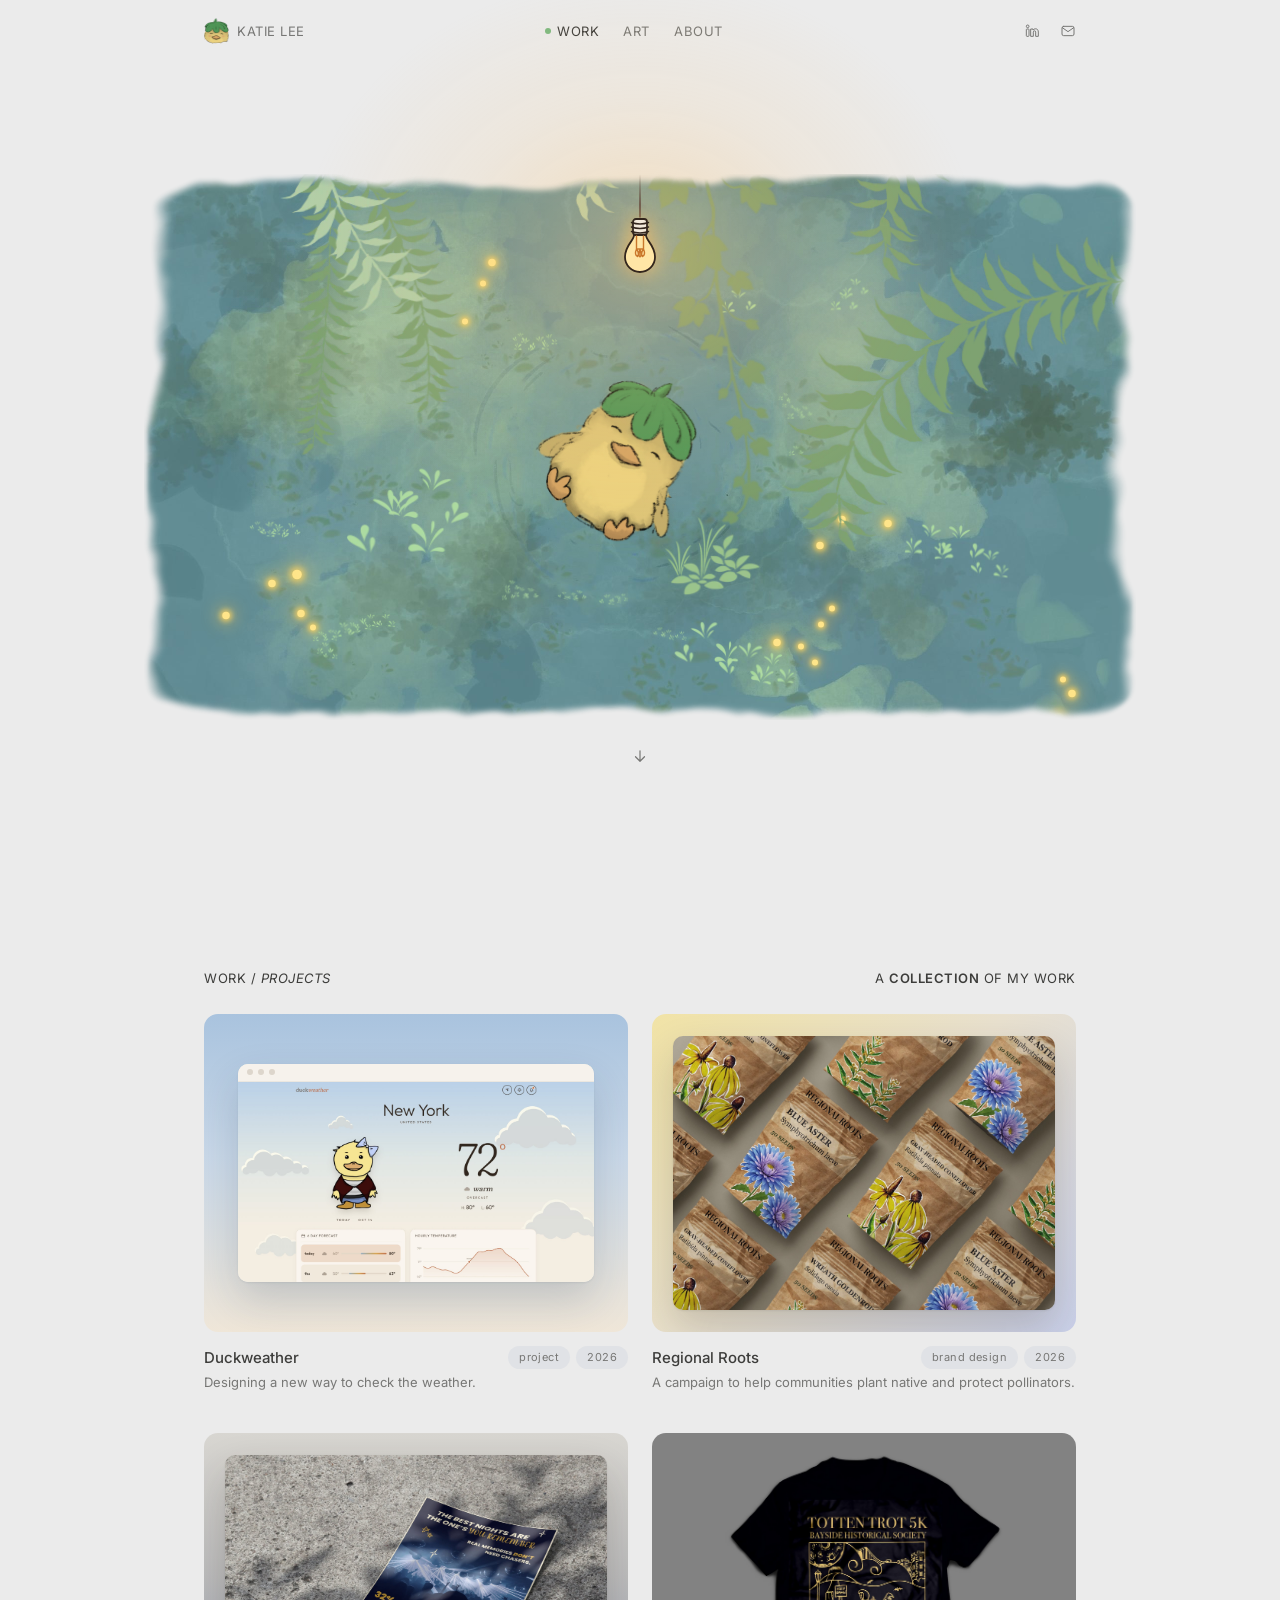
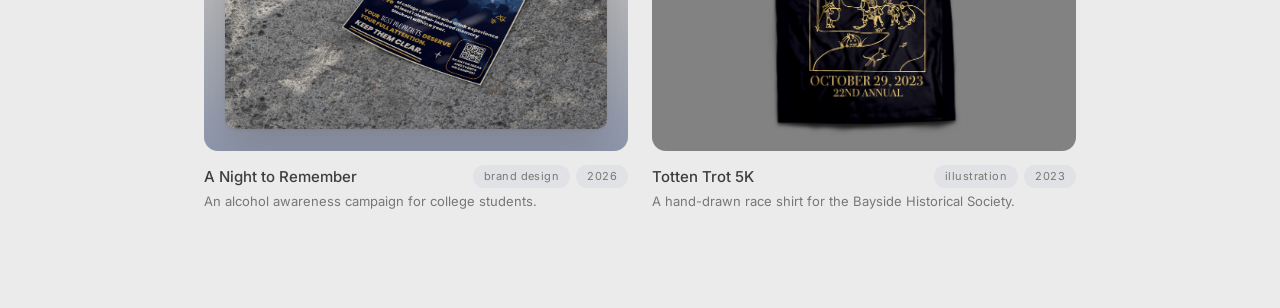
<file: index.html>
<!doctype html>
<html lang="en">
<head>
  <meta charset="utf-8">
  <meta name="viewport" content="width=device-width, initial-scale=1">
  <title>Katie Lee</title>
  <link rel="preconnect" href="https://fonts.googleapis.com">
  <link rel="preconnect" href="https://fonts.gstatic.com" crossorigin>
  <link href="https://fonts.googleapis.com/css2?family=Inter:wght@400;500;600&family=Caveat:wght@500&display=swap" rel="stylesheet">
  <link rel="stylesheet" href="styles.css">
  <link rel="stylesheet" href="lamp/lamp.css">
  <script>
    // Start in light mode (lamp on); apply a saved lamp choice before the page appears so it doesn't flash
    try {
      const theme = localStorage.getItem("lamp.theme");
      document.documentElement.dataset.theme = (theme === "dark") ? "dark" : "light";   // light (lamp on) unless the visitor switched it off
    } catch { document.documentElement.dataset.theme = "light"; }
  </script>
</head>
<body>
  <header>
    <nav class="nav" aria-label="Main">
      <a class="brand" href="index.html">
        <img src="assets/duck-nav-head.png" alt="" width="101" height="104">
        <span>katie lee</span>
      </a>

      <ul class="links">
        <li><a href="#work" aria-current="page">work</a></li>
        <li><a href="art.html">art</a></li>
        <li><a href="about.html">about</a></li>
        <li class="tab-dot" aria-hidden="true"></li>
      </ul>

      <div class="social">
        <a href="https://www.linkedin.com/in/katie-lee157/" target="_blank" rel="noopener" aria-label="LinkedIn">
          <svg viewBox="0 0 24 24" fill="none" stroke="currentColor" stroke-width="1.5" stroke-linejoin="round">
            <circle cx="5.5" cy="5" r="2"/>
            <rect x="3.5" y="9" width="4" height="11" rx="1"/>
            <path d="M10 9h3.6v1.6c.8-1.2 2-1.9 3.6-1.9 2.6 0 4.3 1.7 4.3 4.9V20h-4v-6.3c0-1.3-.7-2-1.7-2s-1.8.7-1.8 2V20H10z"/>
          </svg>
        </a>
        <a href="mailto:katielee157@gmail.com" aria-label="Email">
          <svg viewBox="0 0 24 24" fill="none" stroke="currentColor" stroke-width="1.5" stroke-linecap="round" stroke-linejoin="round">
            <rect x="3" y="5" width="18" height="14" rx="2.5"/>
            <path d="M3.5 7l8.5 6 8.5-6"/>
          </svg>
        </a>
      </div>
    </nav>
  </header>

  <main>
    <!-- Hero: lamp hanging over the pond illustration -->
    <section class="hero wrap">
      <div class="placeholder">
        <!-- Pull-string lamp (from duckweather): switches the site between light and dark -->
        <div class="lamp-glow" aria-hidden="true"></div>
        <button class="lamp" id="lamp" type="button" aria-label="Turn the light off" title="pull the string">
          <span class="lamp-cord"></span>
          <svg viewBox="0 0 44 58" aria-hidden="true">
            <rect class="socket" x="15" y="1" width="14" height="16" rx="3"/>
            <path class="twine" d="M13.5 4.5Q22 7.5 30.5 4.5M13.5 9Q22 12 30.5 9M13.5 13.5Q22 16.5 30.5 13.5"/>
            <path class="glass" d="M16 17C16 23 7 27 7 39a15 15 0 0 0 30 0c0-12-9-16-9-22z"/>
            <path class="filament" d="M18.5 18v13M25.5 18v13M18.5 31h7M18.5 31q-2.5 6 1.2 7.5 1.8-3.5-1.2-7.5M22 31q-1.8 7 0 8 1.8-1 0-8M25.5 31q2.5 6-1.2 7.5-1.8-3.5 1.2-7.5"/>
          </svg>
        </button>
        <img class="hero-art" draggable="false" src="assets/hero/pond-scene.jpg" alt="Illustration of a little yellow duck with a leaf hat floating in a green pond, surrounded by hanging willow leaves, water plants and fireflies" width="2000" height="1390">
        <canvas class="hero-art water" id="water" aria-hidden="true" hidden></canvas>
        <div class="ripples" id="ripples" aria-hidden="true"><div class="dapples"><i></i><i></i></div><div class="fireflies"><span style="left:88.45%;top:7.41%;--s:1;--d:0.71s;--t:3.38s"></span><span style="left:35.13%;top:23.71%;--s:1.25;--d:1.11s;--t:3.49s"></span><span style="left:34.13%;top:26.67%;--s:1;--d:1.88s;--t:2.52s"></span><span style="left:32.36%;top:32.24%;--s:1;--d:0.04s;--t:3.91s"></span><span style="left:70.4%;top:60.92%;--s:1.25;--d:0.78s;--t:2.82s"></span><span style="left:74.98%;top:61.53%;--s:1.25;--d:2.99s;--t:3.25s"></span><span style="left:68.11%;top:64.64%;--s:1.25;--d:2.51s;--t:3.26s"></span><span style="left:15.42%;top:68.91%;--s:1.6;--d:1.92s;--t:2.67s"></span><span style="left:12.86%;top:70.27%;--s:1.25;--d:1.90s;--t:3.96s"></span><span style="left:69.33%;top:73.83%;--s:1;--d:1.57s;--t:3.73s"></span><span style="left:15.81%;top:74.58%;--s:1.25;--d:2.01s;--t:2.52s"></span><span style="left:8.31%;top:74.92%;--s:1.25;--d:2.27s;--t:3.46s"></span><span style="left:68.21%;top:76.21%;--s:1;--d:0.90s;--t:2.46s"></span><span style="left:17.08%;top:76.59%;--s:1;--d:2.60s;--t:3.25s"></span><span style="left:63.86%;top:78.83%;--s:1.25;--d:2.16s;--t:3.98s"></span><span style="left:66.23%;top:79.36%;--s:1;--d:2.14s;--t:4.06s"></span><span style="left:67.61%;top:81.62%;--s:1;--d:1.18s;--t:3.84s"></span><span style="left:92.62%;top:84.08%;--s:1;--d:1.33s;--t:4.08s"></span><span style="left:93.55%;top:86.23%;--s:1.25;--d:2.64s;--t:2.58s"></span><span style="left:92.23%;top:89.58%;--s:1.6;--d:0.41s;--t:2.79s"></span></div></div>
        <!-- The duck, in separate pieces so it can bob, paddle and make snow angels -->
        <div class="ripples" aria-hidden="true"><div class="pond-stage">
          <!-- Little plants floating on the water: they rock on their own, and when brushed, tapped or a ripple passes -->
          <img class="floater" src="assets/hero/floaters/f1.webp" alt="" draggable="false" style="left:69.050%;top:25.683%;width:4.150%">
          <img class="floater" src="assets/hero/floaters/f2.webp" alt="" draggable="false" style="left:57.950%;top:27.338%;width:3.900%">
          <img class="floater" src="assets/hero/floaters/f3.webp" alt="" draggable="false" style="left:36.950%;top:33.453%;width:4.800%">
          <img class="floater" src="assets/hero/floaters/f4.webp" alt="" draggable="false" style="left:63.750%;top:42.230%;width:3.850%">
          <img class="floater" src="assets/hero/floaters/f5.webp" alt="" draggable="false" style="left:64.800%;top:49.856%;width:1.800%">
          <img class="floater" src="assets/hero/floaters/f6.webp" alt="" draggable="false" style="left:27.550%;top:53.309%;width:3.600%">
          <img class="floater" src="assets/hero/floaters/f7.webp" alt="" draggable="false" style="left:22.850%;top:56.403%;width:9.950%">
          <img class="floater" src="assets/hero/floaters/f8.webp" alt="" draggable="false" style="left:10.450%;top:60.935%;width:5.400%">
          <img class="floater" src="assets/hero/floaters/f9.webp" alt="" draggable="false" style="left:76.550%;top:61.367%;width:6.950%">
          <img class="floater" src="assets/hero/floaters/f10.webp" alt="" draggable="false" style="left:20.250%;top:61.439%;width:3.250%">
          <img class="floater" src="assets/hero/floaters/f11.webp" alt="" draggable="false" style="left:83.100%;top:64.101%;width:4.250%">
          <img class="floater" src="assets/hero/floaters/f12.webp" alt="" draggable="false" style="left:35.900%;top:69.424%;width:4.050%">
          <img class="floater" src="assets/hero/floaters/f13.webp" alt="" draggable="false" style="left:41.500%;top:70.935%;width:3.250%">
          <img class="floater" src="assets/hero/floaters/f14.webp" alt="" draggable="false" style="left:45.700%;top:71.439%;width:3.350%">
          <img class="floater" src="assets/hero/floaters/f15.webp" alt="" draggable="false" style="left:16.800%;top:74.460%;width:8.700%">
          <img class="floater" src="assets/hero/floaters/f16.webp" alt="" draggable="false" style="left:51.100%;top:75.612%;width:14.600%">
          <img class="floater" src="assets/hero/floaters/f17.webp" alt="" draggable="false" style="left:75.450%;top:89.137%;width:4.300%">
          <img class="floater" src="assets/hero/floaters/f18.webp" alt="" draggable="false" style="left:90.700%;top:95.252%;width:5.550%">
          <img class="duck-part plants" src="assets/hero/branches/plants.webp" alt="" draggable="false" style="left:52.350%;top:60.432%;width:9.900%">
          <div class="pond-duck" id="duck">
            <img class="duck-part body" src="assets/hero/duck/duck-body.webp" alt="" draggable="false" style="left:39.703%;top:40.183%;width:16.102%">
            <img class="duck-part foot-l" src="assets/hero/duck/left-foot.webp" alt="" draggable="false" style="left:40.424%;top:49.939%;width:4.364%">
            <img class="duck-part foot-r" src="assets/hero/duck/right-foot.webp" alt="" draggable="false" style="left:44.873%;top:58.598%;width:6.780%">
            <img class="duck-part wing-l" src="assets/hero/duck/left-wing.webp" alt="" draggable="false" style="left:39.449%;top:46.646%;width:5.975%">
            <img class="duck-part wing-r" src="assets/hero/duck/right-wing.webp" alt="" draggable="false" style="left:49.619%;top:54.085%;width:4.280%">
          </div>
        </div></div>
        <!-- Branches hanging over the pond, each swaying from where it's attached -->
        <div class="ripples" aria-hidden="true"><div class="pond-stage branches">
          <img class="branch" data-sway="1.0" src="assets/hero/branches/willow-left-back.webp" alt="" draggable="false" style="left:14.300%;top:0%;width:19.050%;transform-origin:11.5% 0%">
          <img class="branch" data-sway="1.2" src="assets/hero/branches/branch-right-top.webp" alt="" draggable="false" style="left:71.000%;top:0%;width:16.100%;transform-origin:87% 0%">
          <img class="branch" data-sway="0.8" src="assets/hero/branches/branch-right.webp" alt="" draggable="false" style="left:64.050%;top:19.568%;width:34.950%;transform-origin:100% 12.2%">
          <img class="branch" data-sway="1.2" src="assets/hero/branches/willow-left.webp" alt="" draggable="false" style="left:12.950%;top:0%;width:15.750%;transform-origin:22.5% 0%">
          <img class="branch" data-sway="1.6" src="assets/hero/branches/willow-centre.webp" alt="" draggable="false" style="left:39.800%;top:0%;width:10.250%;transform-origin:36.1% 0%">
          <img class="branch" data-sway="0.9" src="assets/hero/branches/ivy.webp" alt="" draggable="false" style="left:48.150%;top:0%;width:15.900%;transform-origin:43.1% 0%">
        </div></div>
        <!-- Falling leaves land on top of everything, the duck included -->
        <div class="ripples leaves" id="leaves" aria-hidden="true"></div>
      </div>
      <a class="scroll-cue" href="#work" aria-label="Scroll to projects">
        <svg viewBox="0 0 24 24" fill="none" stroke="currentColor" stroke-width="1.6" stroke-linecap="round" stroke-linejoin="round">
          <path d="M12 5v14M6 13l6 6 6-6"/>
        </svg>
      </a>
    </section>

    <!-- Projects -->
    <section class="projects wrap" id="work">
      <div class="section-head">
        <h2>Work / <em>Projects</em></h2>
        <p>A <strong>collection</strong> of my work</p>
      </div>
      <div class="grid">
        <a class="card" href="duckweather.html">
          <div class="card-frame showcase">
          <div class="mock">
            <div class="mock-bar" aria-hidden="true"><span></span><span></span><span></span></div>
            <img class="shot-day" src="assets/duckweather/app-screenshot-day.jpg" alt="Duckweather app in the daytime: a duck in a cardigan with a blue bow beside 72 degrees and overcast skies in New York, with a six-day forecast and hourly temperature" width="2000" height="1125">
            <img class="shot-night" src="assets/duckweather/app-screenshot-night.jpg" alt="Duckweather app at night: a duck in a pink jacket and headphones beside 66 degrees and clear skies in New York, with a six-day forecast and hourly temperature" width="2000" height="1127">
          </div>
          </div>
          <div class="card-head">
            <h3 class="card-title">Duckweather</h3>
            <ul class="tags">
              <li>project</li>
              <li>2026</li>
            </ul>
          </div>
          <p class="card-desc">Designing a new way to check the weather.</p>
        </a>
        <a class="card" href="pollinators.html">
          <div class="card-frame framed rr"><img src="assets/pollinators/hero-rr.jpg" alt="Regional Roots seed packets for blue aster, gray-headed coneflower and wreath goldenrod, arranged diagonally" loading="lazy"></div>
          <div class="card-head">
            <h3 class="card-title">Regional Roots</h3>
            <ul class="tags">
              <li>brand design</li>
              <li>2026</li>
            </ul>
          </div>
          <p class="card-desc">A campaign to help communities plant native and protect pollinators.</p>
        </a>
        <a class="card" href="night.html">
          <div class="card-frame framed night"><img src="assets/night/hero.jpg" alt="The A Night to Remember campaign flyer on pavement" loading="lazy"></div>
          <div class="card-head">
            <h3 class="card-title">A Night to Remember</h3>
            <ul class="tags">
              <li>brand design</li>
              <li>2026</li>
            </ul>
          </div>
          <p class="card-desc">An alcohol awareness campaign for college students.</p>
        </a>
        <a class="card" href="totten.html">
          <div class="card-frame"><img src="assets/totten/shirt.jpg" alt="Black t-shirt with the gold Totten Trot 5K illustration" loading="lazy"></div>
          <div class="card-head">
            <h3 class="card-title">Totten Trot 5K</h3>
            <ul class="tags">
              <li>illustration</li>
              <li>2023</li>
            </ul>
          </div>
          <p class="card-desc">A hand-drawn race shirt for the Bayside Historical Society.</p>
        </a>
      </div>
    </section>
  </main>
  <script src="nav.js"></script>
  <script src="lamp/lamp.js"></script>
  <script>
    // ---- Pond: tap or click the water to send out ripples ----
    (() => {
      const stage = document.querySelector('.placeholder');
      const layer = document.getElementById('ripples');
      if (!stage || !layer) return;
      const NS = 'http://www.w3.org/2000/svg';
      const reduce = matchMedia('(prefers-reduced-motion: reduce)').matches;

      // One brush stroke along a wobbly circle: thin at both ends, full in the middle
      function brushArc(rad, from, len, width, w1, w2) {
        const N = 36, outer = [], inner = [];
        for (let j = 0; j <= N; j++) {
          const u = j / N, th = from + len * u;
          const rr = rad * (1 + 0.022 * Math.sin(2 * th + w1) + 0.014 * Math.sin(3 * th + w2));
          const half = width / 2 * Math.pow(Math.sin(Math.PI * u), 0.75);
          outer.push([100 + (rr + half) * Math.cos(th), 100 + (rr + half) * Math.sin(th)]);
          inner.push([100 + (rr - half) * Math.cos(th), 100 + (rr - half) * Math.sin(th)]);
        }
        const pts = outer.concat(inner.reverse()).map(q => q[0].toFixed(1) + ' ' + q[1].toFixed(1));
        const path = document.createElementNS(NS, 'path');
        path.setAttribute('d', 'M' + pts.join('L') + 'Z');
        return path;
      }

      // Spread a ring out on 20 held frames a second, so the water feels hand-animated too
      function heldFrames(g, dur, delay) {
        const n = Math.round(dur * 20), frames = [];
        for (let j = 0; j <= n; j++) {
          const u = j / n, e = 1 - Math.pow(1 - u, 2.6);       // fast at first, then slowing as it widens
          const fade = u < 0.1 ? u / 0.1 : u < 0.6 ? 1 - (u - 0.1) / 0.5 * 0.25 : 0.75 * (1 - (u - 0.6) / 0.4);
          frames.push({ scale: String(0.15 + 0.85 * e), opacity: fade, easing: 'steps(1, end)' });
        }
        g.animate(frames, { duration: dur * 1000, delay: delay * 1000, fill: 'both' });
      }

      const waves = [];                                    // every ripple on the pond (x, y in the pond's px), for things floating on it

      // ---- Water: the pond is redrawn with WebGL so each ripple bends the picture under it, like real water.
      // Only the water is distorted; the duck, branches and fireflies sit above it. Falls back to the plain picture.
      const water = (() => {
        const canvas = document.getElementById('water'), img = document.querySelector('img.hero-art');
        const gl = canvas.getContext('webgl', { premultipliedAlpha: false, antialias: false });
        if (!gl || reduce) return null;
        const MAX = 32;
        const vs = 'attribute vec2 a; varying vec2 v; void main() { v = a * 0.5 + 0.5; v.y = 1.0 - v.y; gl_Position = vec4(a, 0.0, 1.0); }';
        const fs = `precision mediump float;
          uniform sampler2D img; uniform vec2 res, imgSize; uniform float now, dpr;
          uniform vec4 rip[${MAX}]; uniform vec2 ripSize[${MAX}];
          varying vec2 v;
          void main() {
            vec2 p = v * res, disp = vec2(0.0); float light = 0.0;
            for (int i = 0; i < ${MAX}; i++) {
              vec4 r = rip[i];
              if (r.w <= 0.0) continue;
              float u = (now - r.z) / ripSize[i].y;
              if (u < 0.0 || u >= 1.0) continue;
              float rad = ripSize[i].x * (1.0 - pow(1.0 - u, 2.6));          // spreads like the drawn rings
              vec2 d = p - r.xy; float dist = length(d) + 0.001, x = (dist - rad) / dpr;
              float wave = sin(x * 0.55) * exp(-x * x / 140.0) * (1.0 - u) * r.w * dpr;
              disp += d / dist * wave; light += wave / dpr;
            }
            float s = max(res.x / imgSize.x, res.y / imgSize.y);
            vec2 size = imgSize * s, off = (res - size) * vec2(0.5, 0.52);   // same crop as the picture (cover, 52%)
            vec4 c = texture2D(img, (p + disp - off) / size);
            gl_FragColor = vec4(c.rgb * (1.0 + light * 0.03), 1.0);
          }`;
        const sh = (type, src) => { const o = gl.createShader(type); gl.shaderSource(o, src); gl.compileShader(o); return o; };
        const prog = gl.createProgram();
        gl.attachShader(prog, sh(gl.VERTEX_SHADER, vs)); gl.attachShader(prog, sh(gl.FRAGMENT_SHADER, fs)); gl.linkProgram(prog);
        if (!gl.getProgramParameter(prog, gl.LINK_STATUS)) return null;
        gl.useProgram(prog);
        gl.bindBuffer(gl.ARRAY_BUFFER, gl.createBuffer());
        gl.bufferData(gl.ARRAY_BUFFER, new Float32Array([-1, -1, 1, -1, -1, 1, 1, 1]), gl.STATIC_DRAW);
        const loc = gl.getAttribLocation(prog, 'a'); gl.enableVertexAttribArray(loc); gl.vertexAttribPointer(loc, 2, gl.FLOAT, false, 0, 0);
        const U = n => gl.getUniformLocation(prog, n);
        const ripples = [];                                  // [x, y, start, strength, radius, duration]
        const KINDS = { tap: [2.4, 70, 3.4], ambient: [1.6, 90, 4.6], soft: [0.9, 110, 5.5], wake: [0.4, 28, 1.5] };
        let ready = false, drawing = false, lastStep = -1;

        function draw(now) {
          const dpr = Math.min(devicePixelRatio || 1, 2), w = Math.round(canvas.clientWidth * dpr), h = Math.round(canvas.clientHeight * dpr);
          if (canvas.width !== w || canvas.height !== h) { canvas.width = w; canvas.height = h; gl.viewport(0, 0, w, h); }
          const live = ripples.filter(r => now - r[2] < r[5]);
          ripples.length = 0; ripples.push(...live);
          const data = new Float32Array(MAX * 4), size = new Float32Array(MAX * 2);
          live.slice(-MAX).forEach((r, i) => { data.set([r[0] * dpr, r[1] * dpr, r[2], r[3]], i * 4); size.set([r[4] * dpr, r[5]], i * 2); });
          gl.uniform2f(U('res'), w, h); gl.uniform2f(U('imgSize'), img.naturalWidth, img.naturalHeight);
          gl.uniform1f(U('now'), now); gl.uniform1f(U('dpr'), dpr);
          gl.uniform4fv(U('rip'), data); gl.uniform2fv(U('ripSize'), size);
          gl.drawArrays(gl.TRIANGLE_STRIP, 0, 4);
          return live.length > 0;
        }
        function loop() {                                    // 20 held frames a second, like the drawn ripples
          const now = performance.now() / 1000, step = Math.floor(now * 20);
          if (step !== lastStep) { lastStep = step; if (!draw(step / 20)) { drawing = false; return; } }
          requestAnimationFrame(loop);
        }
        function start() {
          try {
            gl.bindTexture(gl.TEXTURE_2D, gl.createTexture());
            gl.texImage2D(gl.TEXTURE_2D, 0, gl.RGBA, gl.RGBA, gl.UNSIGNED_BYTE, img);
            [gl.TEXTURE_WRAP_S, gl.TEXTURE_WRAP_T].forEach(k => gl.texParameteri(gl.TEXTURE_2D, k, gl.CLAMP_TO_EDGE));
            gl.texParameteri(gl.TEXTURE_2D, gl.TEXTURE_MIN_FILTER, gl.LINEAR);
            if (gl.getError()) return;
          } catch (e) { return; }                            // e.g. opened straight from disk: keep the plain picture
          ready = true; canvas.hidden = false; img.style.visibility = 'hidden';
          draw(performance.now() / 1000);
          addEventListener('resize', () => draw(performance.now() / 1000));
        }
        img.complete && img.naturalWidth ? start() : img.addEventListener('load', start, { once: true });
        return {
          // kind: 'tap', 'ambient' (leaf landing), 'soft' (behind the duck) or 'wake' (the cursor trailing through)
          add(x, y, kind) {
            if (!ready) return false;
            const [strength, radius, duration] = KINDS[kind] || KINDS.tap;
            ripples.push([x, y, performance.now() / 1000, strength, radius, duration]);
            waves.push({ x, y, t0: performance.now() / 1000, strength, radius, dur: duration });
            if (!drawing) { drawing = true; requestAnimationFrame(loop); }
            return true;
          },
        };
      })();

      function ripple(x, y, ambient) {
        if (water && water.add(x, y, ambient ? 'ambient' : 'tap')) return;      // the water itself ripples; the drawn rings are only a fallback
        const r = document.createElement('div');
        r.className = ambient ? 'ripple ambient' : 'ripple';
        r.style.left = x + 'px';
        r.style.top = y + 'px';
        const svg = document.createElementNS(NS, 'svg');
        svg.setAttribute('viewBox', '0 0 200 200');
        // Two rings of tapered brush arcs with a slight wobble, like the rings painted around the duck
        [0, 1].forEach(i => {
          const g = document.createElementNS(NS, 'g');
          g.setAttribute('class', 'rg ' + (i ? 'slate' : 'blue'));
          const rad = 92 - i * 9, w1 = Math.random() * 6, w2 = Math.random() * 6;
          let at = Math.random() * Math.PI * 2;
          const arcs = 2 + Math.round(Math.random());
          for (let k = 0; k < arcs; k++) {
            const len = (Math.PI * 2 / arcs) * (0.55 + Math.random() * 0.3);
            g.appendChild(brushArc(rad, at, len, (i ? 2.4 : 3.2) * (0.8 + Math.random() * 0.4), w1, w2));
            at += Math.PI * 2 / arcs + (Math.random() - 0.5) * 0.4;
          }
          svg.appendChild(g);
          if (!reduce) heldFrames(g, ambient ? 4.6 : 3.4, i * 0.35);
        });
        r.appendChild(svg);
        layer.appendChild(r);
        setTimeout(() => r.remove(), reduce ? 900 : ambient ? 5200 : 4000);
      }

      // ---- The duck: bobs, breathes and paddles; makes snow angels while you hover (or tap) it ----
      const duck = document.getElementById('duck');
      const part = sel => duck.querySelector(sel);
      const body = part('.body'), wingL = part('.wing-l'), wingR = part('.wing-r'), footL = part('.foot-l'), footR = part('.foot-r');
      // Each wing's shoulder (pivot) and tip in the illustration's 2360×1640 canvas
      const WINGS = [
        { pivot: { x: 1055, y: 788 }, tip: { x: 940, y: 800 }, dir: 1 },
        { pivot: { x: 1227, y: 901 }, tip: { x: 1205, y: 1035 }, dir: -1 },
      ];
      const pond = document.querySelector('.pond-stage');
      function canvasPoint(pt) {
        const box = stage.getBoundingClientRect(), s = pond.getBoundingClientRect();
        return { x: s.left - box.left + pt.x / 2360 * s.width, y: s.top - box.top + pt.y / 1640 * s.height };
      }

      let hovering = false, angelUntil = 0;
      function overDuck(e) {
        const r = body.getBoundingClientRect(), pad = r.width * 0.12;
        return e.clientX > r.left - pad && e.clientX < r.right + pad && e.clientY > r.top - pad && e.clientY < r.bottom + pad;
      }
      stage.addEventListener('pointermove', e => { if (e.pointerType === 'mouse') hovering = overDuck(e); });
      stage.addEventListener('pointerleave', () => { hovering = false; });

      let running = false, raf = 0;

      // Every few seconds the duck's gentle paddling sends a faint ring out through the water behind him
      let duckRippleTimer = null;
      function duckRipple() {
        if (water) { const p = canvasPoint({ x: 1120, y: 880 }); water.add(p.x, p.y, 'soft'); }
        duckRippleTimer = setTimeout(duckRipple, 3500 + Math.random() * 2500);
      }

      // Now and then a willow leaf drops onto the pond, makes a little ripple, and drifts slowly across
      const leafLayer = document.getElementById('leaves');
      let leafTimer = null;
      function dropLeaf(fromX, fromY) {
        const W = layer.clientWidth, H = layer.clientHeight;
        const x = fromX ?? W * (0.15 + Math.random() * 0.7), y = fromY ?? H * (0.12 + Math.random() * 0.3);
        const dx = (Math.random() < 0.5 ? -1 : 1) * W * (0.12 + Math.random() * 0.12), dy = H * (0.25 + Math.random() * 0.2);
        const spin = (Math.random() < 0.5 ? -1 : 1) * (40 + Math.random() * 60), turn = Math.random() * 360;
        const leaf = document.createElement('img');
        leaf.className = 'drift-leaf'; leaf.src = 'assets/hero/leaf.png'; leaf.alt = '';
        leaf.style.width = Math.max(14, W * 0.028) + 'px';
        // every leaf a slightly different green: some yellower, some deeper, some paler
        leaf.style.setProperty('--tint', `hue-rotate(${(Math.random() * 34 - 18).toFixed(1)}deg) brightness(${(0.78 + Math.random() * 0.3).toFixed(2)}) saturate(${(0.8 + Math.random() * 0.5).toFixed(2)})`);
        leafLayer.appendChild(leaf);
        const dur = 22000 + Math.random() * 8000;
        const at = (k, wob) => `translate(${x + dx * k + wob}px, ${y + dy * k}px) rotate(${turn + spin * k}deg)`;
        const anim = leaf.animate([
          { transform: at(0, 0) + ' scale(1.25)', opacity: 0 },
          { transform: at(0.01, 0) + ' scale(1)', opacity: 1, offset: 0.04 },
          { transform: at(0.3, W * 0.012), offset: 0.3 },
          { transform: at(0.6, -W * 0.01), offset: 0.6 },
          { transform: at(0.92, W * 0.006), opacity: 1, offset: 0.92 },
          { transform: at(1, 0), opacity: 0 },
        ], { duration: dur, easing: 'cubic-bezier(0.3, 0.2, 0.5, 1)', fill: 'forwards' });
        setTimeout(() => ripple(x, y, true), dur * 0.03);   // touchdown
        anim.onfinish = () => leaf.remove();
      }
      function leafLoop() { dropLeaf(); leafTimer = setTimeout(leafLoop, 16000 + Math.random() * 12000); }

      // Fireflies: they flit away from the cursor, then drift slowly back to their spot once left alone
      const flies = [...document.querySelectorAll('.fireflies span')].map(el => ({ el, bx: 0, by: 0, x: 0, y: 0, vx: 0, vy: 0, swirl: Math.random() < 0.5 ? -1 : 1 }));
      let cursor = null, homesKnown = false;
      function findHomes() {
        const box = stage.getBoundingClientRect();
        flies.forEach(f => { const r = f.el.getBoundingClientRect(); f.bx = r.left + r.width / 2 - box.left - f.x; f.by = r.top + r.height / 2 - box.top - f.y; });
        homesKnown = true;
      }
      addEventListener('resize', () => { homesKnown = false; });
      stage.addEventListener('pointermove', e => { const box = stage.getBoundingClientRect(); cursor = { x: e.clientX - box.left, y: e.clientY - box.top }; });
      stage.addEventListener('pointerleave', () => { cursor = null; });
      function moveFlies(dt) {
        if (!cursor && flies.every(f => Math.abs(f.x) + Math.abs(f.y) + Math.abs(f.vx) + Math.abs(f.vy) < 0.05)) return;
        if (!homesKnown) findHomes();
        const R = stage.clientWidth * 0.12;
        flies.forEach(f => {
          let tx = 0, ty = 0;
          if (cursor) {
            const dx = f.bx - cursor.x, dy = f.by - cursor.y, d = Math.hypot(dx, dy) || 1;
            if (d < R) {
              const push = (1 - d / R) ** 1.5 * R * 0.9;
              tx = dx / d * push - dy / d * push * 0.35 * f.swirl;     // away, with a little sideways flutter
              ty = dy / d * push + dx / d * push * 0.35 * f.swirl;
            }
          }
          const fleeing = Math.hypot(tx, ty) > 0.5, k = fleeing ? 14 : 2.2, c = fleeing ? 5 : 2.4;
          f.vx += ((tx - f.x) * k - f.vx * c) * dt; f.vy += ((ty - f.y) * k - f.vy * c) * dt;
          f.x += f.vx * dt; f.y += f.vy * dt;
          f.el.style.translate = `${f.x.toFixed(2)}px ${f.y.toFixed(2)}px`;
        });
      }

      // Branches sway gently, each at its own pace; now and then a breeze passes through from left to right
      const SWAY = 3;                                      // overall strength of the sway
      const branches = [...document.querySelectorAll('.branch')].map((el, i) => ({
        el, amp: parseFloat(el.dataset.sway) * SWAY, period: 5.5 + i * 1.3, offset: i * 1.7,
        lag: parseFloat(el.style.left) / 100 * 1.4,        // the breeze reaches branches further right a moment later
        push: 0, spin: 0, drive: 0,                        // how far it's bent, how fast it's swinging, and the cursor's lingering nudge
      }));
      // Where each branch actually has leaves: a coarse map (one bit per 6px of the drawing), so the cursor only
      // catches leaves, not the empty space around them. Built from the branch images; rebuild if they change.
      const LEAF_MAPS = {
        'willow-left-back': [64, 120, '//yAAAAAAAD//9AAAAAAAH//+AAAAAAAf//4wAAAAAD///ngAAAAAH//98AAAAAAB///wAAAAAAP//+AAAAAAA///xAAAAAAH///+AAAAAA////4AAAAAH////gAAAAAP///8AAAAAA////mAAAAAH////8AAAAAf////wAAAAA////+AAAAAH////jAAAAA/////+AAAAB/////4AAAAA/////AAAAAH////4AAAAA////+BgAAABv/////AAAAA/////8AAAAH/////wAAAA+////+AAAAB3////wAAAAD///f+OAAAA//////8AAAH///v//gAAAP//9//8gAAAf//v///AAAAf/+///8AAAA//////wAAAf/////+AAAD//////gAAAH///v/+GAAAP//g///8AAB///j///gAAD///P//8AAAH//7///gAAAD/+f//xwAAA//w////gAAH//j9//+AAA/3//P//wAAB8//w//+AAAAD//D//gAAAA//4P//8AAAP//B///4AAB//8P///AAAP//h///4AAAf/wD//ccAAAP/4Dn//4AAB//wA///AAAf/+AD//4AAD//wAf//AAAf//4B//4QAA///wP///gAP///B///+AB///4D///wAD///AH//+AADv/gAf/8PgAD//gAx///AAf//gAP//4AD///AA///AB///4AH//4AP//+AA//+AA///+AH//8AB///8Af///gH///gD////AP//8AH5//4AD/+AAAf7+AAP/8AAD/4AAB//+AAP/8AAP//8AB//8AH/+/gAP//+A///4AD///8B///gAf///gB///AA//z4AP//4AB//4AAf//AAAP/8AAf/wAAB//4AB//4AAf//+AP//wAH///8D//+AA////wf/9wAB///+B//4AAD///AD//4AAH//+AH//wAAP//wAH//AAAH/+AD//4AAB//4Af/8AAAf//AA//4AAD///wAn/8AAH///gH//4AAD//8A///AAAf//gB//4AAA//wAD//AAAA//AAf/4AAAP/+AD/+AAAB//wAH/8AAAD/gAAf/8AAAB8AAD//4AAAPgAAP//AAAAcAAAf/4AAAAAAAD//wAAAAAAAf/+AAAAAAAA//gAAAAAAAB//gAAAAAAAH//AAAAAAAA//8AAAAAAAB//gAAAAAAAD/8AAAAAAAA//wAAAAAAAH//gAAAAAAAf/8AAAAAAAA/wAAAAAAAAA+AAAAAAAAADwAAAAAAAA'],
        'branch-right-top': [54, 62, 'AADw///3/AAD8f///+AAB///3/+AAB///v/8AMA/+/v/4AeAf//v/wAPwH//v3wAP4D///n4AP/APv/j4AH///P/j4AD///v/B4AB///v/A4AA///n/gQMAP//n/gAfAH//z7AAP/4P/x8AAH////w8AAD////wYAAB////wAAAA////wAAAAP///wAAAAAB/fwAAAAAD/f4AAAAAH+P8AAAAAP+H4AAAAAf/D8AAAHg//B+AAAP///g/AAAP///wOAAAH///wAAAAD///wAAAAA///wAAAAAf//wAAAA7///wAAAA////4AAAA////4AAAAf///8AAAAP9/P+AAAAAB/j/AAAAAD/wGAAAAAD/wAAAAAAH/4AAAAAAf/4AAAAAf//8AAAAA////AAAAA////gAAAAf///gAAAAH///gAAAAA/9/AAAAAD/+AAAAAAf//gAAAAA///wAAAAA/5/4AAAAAfh/+AAAAAAB//gAAAAAB//wAAAAAB/PgAAAAAA/AAAAAAAAfgAAAAAAAfgAAAAAAAPwAAAAAAAHgAAAAAA='],
        'branch-right': [117, 107, 'AAAAAAAAAAAAAAAAA4AAAAAAAAAAAAAAAAAgHAAAAAAAAAAAAAAAAAOB4AAAAAAAAAAAAAAAABwPgAAAAAAAAAAAAEAAQOB8AAAAAAAAAAAAByAHB4PwgAAAAAAAAAAAO4A4PB/OAAAAAAAAAAAD3gHB8P94AAAAAAAAAAAf8A8P5/vAAAAAAAAAAgD/gHw/v94AAAAAAAAAOAf+A/H+//AAAAAAAAAB4D/8H8/3/8AAAAAAAAAPAP/wfz/f/gAAAAAAAAB8B//D/P5/+AAAAAAACAPwP/8f4/n/4AAAAAAA4A/B//x/j///AAAAAAAHgH+f//H+P//4AAAAAAAeAf///8f///+AAAAAAAD4D////g////wAAAABAAfwP///+////8AAAAAcAD/A/////////gAAAADgAP/H////////8AAAAAeAB/8f//////f/AAAAADwAH/w//////5/4AAAAAfAAf/D//+//+P/AAAAAB/gD/8H/////x+QAAAAAH/gP/4P/9//+PwAAAAAA//A////P///x8AAAAAAD/8D///j///8PgAAAABAP/wD//wf/3/h8AAAAAcA//gH/+H/8/4PAAAAADwD/+B//w//n+A8AAAAAPwP/4f/+P/4fgHgAAAAB/8//v//x//D8AYAAAAAH/5////+P/wfgAAAAAAA///////x/+B+AAAAAAAP//5///8H7wHwAAAAAAA///////w/OAcAAAAAQAD///7//+H54AAAAAAHAAf///f//g/GAAAAAAA8AB///7+/8DwAAAAAAAD4AD////n/gfAAAAAAAAf/4D///8/4B4AAAAAAAB//wA///n/AHAAAAAAAAH//wH//8fwAQAAAAAAAAf//h+//j/AAAAAAAAAAA////n/8P4AAAAAAAAAAD///4//g/AAAAAAAAAAAH///H/8H8AAAAAAAAAAAf//4//gfgAAAAAAAAAgAOP/n/4D8AAAAAAAAAPB//78//APwAAAAAAAAB////fj/4AeAAAAAAAAAH///7+f/AAgAAAAAAAAAf////5/4AAAAAAAAAAAH/////H/gAAAAAAAAAAA/////4f8AAAAAAAAAAAD///9/B/wAAAAAAAAAAAH////4H+AAAAAAAAAAAAf////Af4AAAAAAAAAAAAAP//4A/AAAAAAAAABgAAB8//gAwAAAAAAAAAeB/+fn/8AAAAAAAAAAAB////8//gAAAAAAAAAAAH////j/8AAAAAAAAAAAAf///+P/wAAAAAAAAAAAB////4/+AAAAAAAAAAAAD////j/4AAAAAAAAAAAAD/7z+H/gAAAAAAAAAAAAAf/f4P8AAAAAAAAAAAAAP/7/AfAAAAAAAAAAAAEP//v4AAAAAAAAAAAAAB///9/gAAAAAAAAAAAAAP////8AAAAAAAAAAAAAA/////wAAAAAAAAAAAAAD////+AAAAAAAAAAAAAA/////4AAAAAAAAAAAAAH//7//gAAAAAAAAAAAAAf8fP/+AAAAAAAAAAAAAA8/8//4AAAAAAAAAAAAAD//z/+AAAAAAAAAAAAAB///n/AAAAAAAAAAAAAw///+BAAAAAAAAAAAAAH///f4AAAAAAAAAAAAAA///7/AAAAAAAAAAAAAAD///P8AAAAAAAAAAAAAAP//4/wAAAAAAAAAAAAAAAH/j/AAAAAAAAAAAAAAAB//P+AAAAAAAAAAAAAAAf/+/4AAAAAAAAAAAAAAP//9/gAAAAAAAAAAAAAD////4AAAAAAAAAAAAAAP///wAAAAAAAAAAAAAAD//v+AAAAAAAAAAAAAAA//+/gAAAAAAAAAAAAAAD//8AAAAAAAAAAAAAAAAP//4AAAAAAAAAAAAAAAD///gAAAAAAAAAAAAAAAf+/+AAAAAAAAAAAAAAAB+H/+AAAAAAAAAAAAAAAAA//4AAAAAAAAAAAAAAAAH/+AAAAAAAAAAAAAAAAAfwAAAAAAAAAAAAAAAAAB+AAAAAAAAAAAAAAAAAAPwAAAAAAAAAAAAAAAAAA/AAAAAAAAAAAAAAAAAADwAAAAAAAAAAAAAAA='],
        'willow-left': [53, 73, '///AwAAAB//8DwAAAB////gAAAD///+AAAAH///4AAAAP///gAAAAP//8AAAAAf//gAAAAA//wAAAAAB+/wAAAAAH5/8D8AAAPj///8AAA+P///wAAB4f///AAADh///8AAAAH///gAAAAf/74AAAAA//4AAAAAD/f/gAAAAf+f/4AAAB/4///wAAH/D///wAAH8P///wAAAg////wAAAH////gAAAf///+AAAB////4AAAD////gAAAP///+AAAA////wAAAB//88AAAA///8IAAAD/////BgAD8/////gAAD/////AAAP/v//8AAB/////wAAH//+f+AAAH//8AAAAAAG/8AMAAAAD/8D8AAAAP///4AAAA////wAAAB////AAAAD///4AAAAP7//gAAAAfn///gAAH+f///gAAfw/v/+AAB/B/f/4AAB4D+//BwAAAP78H/wAAA/////AAAA////8AAAA5///wAAAAn///AAAAAP//4AAAAA//4ABgAAB//7//gAAP37///AAA/f///8AAA9////gAAAH///8AAAA////gAAAD////AAAAD4/P/AAAAAB+f/wAAAAH4f/wAAAAPwf/gAAAA/AH+AAAAD8AAgAAAAPwAAAAAAAOAAAAA=='],
        'willow-centre': [35, 42, '////+B////4J////H/8f///3h////AH///8Af///wA////AB///4AH/+eAAP/+AAB////AH////AH///+AP///8A////4D/P/PgD4P+CAAgf+AAD//8AAH//8AAH//4AAH//wAAH//gAAH//gAMf//gA////gA////wA////wA//+/AAAP8AAAA/8AAAB/8AAAD/8AAAH/4AAAP/8AAAP38AAAfj8AAAfBwAAA+AAAAA8AAAAAwAAA=='],
        'ivy': [53, 144, 'AP8P/AAAAAf//+GAAAD//58fgAAP//h9/gAA//+H//gAD//8f//AAH//5///AAH//3///AAH//////AAP//////AAf//////AY//9///8A///h///wB//+D///AD/74H//4AH+DgP//wAPwCAf//gAAAAB///AAAAAD//+AAAAAH//8AAAAAP/v4AAADx9/PwAAAf37/HgAAB//n+CAAAD//PeAfAAH//e8B/gAf/+88H/wB///99//wD///5///gP///x//+AP//3h//8AP/+PAf/8AH/8fA//4AP/4eB//wAf/g8D//gA/vB8D//AB+MD4B/+ABwADwB+AAAAAHgB4AAAAAPABgAAAAA+AAAAAAAB8AAAAAADH4AAAAAAfvwAAAAAD//gAAAAAP//gAAAAAf//gAAAAAf//AAAAAB///AAAAAH///AAAAAP//+AAAAA///4AAAAB///gAAAAD///AAAAAP//+AAAAAP//8AAAAAA//88AAAAB///8AAAAD/v/8AAAAH+//4AAAAP5//4AAAA/D//wAAAA4P//wAAAAAfv/gAAAAg/v+AAAAH3/PAAAAAf/+MAAAAB/++AAAAAH/98AAAAAf//8AAAAA///8AAAAA///8AAAAA////4AAAB/+f/4AAAD/49/4AAAH/z4/wAAAf/H4/wAAAeM/w/gAAAAH/g+AAAAAf/AAAAAAA//AAAAAAB/+AAAAAAH/8AAAAAAP/4AAAAAAf/4AAAAAAf/wAAAAAAf/zgAAAAAf//4AAAAAAf/4AAAAAA//4AAAAAB//wAAAAAD//AAAAAAH/+AAAAAAP/+AAAAAAf/8AAAAAD//4AAAAAP//gAAAAA/9gAAAAAB/4AAAAAAD/4AAAAAAH/4AAAAAAHvwAAAAAAAP/gAAAAAAf/gAAAAAA//AAAAAAD5/AAAAAAf/+AAAAAB//4AAAAAD/7AAAAAAH/wAAAAAAH/wAAAAAAP/gAAAAAAP/4AAAAAAf/4AAAAAAf/4AAAAAAf/4AAAAAAP/wAAAAAAf/AAAAAAA/+AAAAAAA/8AAAAAAB/wAAAAAADwAAAAAAAHgAAAAAAAfAAAAAAAA+AAAAAAAH8AAAAAAAf4AAAAAAB/8AAAAAAD/8AAAAAAH/4AAAAAAP/4AAAAAAP/wAAAAAAH/AAAAAAAH+AAAAAAAP8AAAAAAAfwAAAAAAB8AAAAAAA/wAAAAAAD/AAAAAAAH8AAAAAAAf4AAAAAAB/wAAAAAAB/AAAAAAAAcAA']
      };
      branches.forEach(b => {
        const name = b.el.getAttribute('src').split('/').pop().replace('.webp', ''), m = LEAF_MAPS[name];
        if (m) b.map = { w: m[0], h: m[1], bits: Uint8Array.from(atob(m[2]), ch => ch.charCodeAt(0)) };
      });
      function onLeaf(b, cx, cy) {                       // is this screen point on one of the branch's leaves?
        const r = b.el.getBoundingClientRect(), m = b.map;
        if (!m || cx < r.left || cx > r.right || cy < r.top || cy > r.bottom) return false;
        const gx = Math.floor((cx - r.left) / r.width * m.w), gy = Math.floor((cy - r.top) / r.height * m.h), i = gy * m.w + gx;
        return gx >= 0 && gy >= 0 && gx < m.w && gy < m.h && (m.bits[i >> 3] >> (7 - (i & 7))) & 1;
      }
      // Brushing through the leaves knocks them aside; they swing back and settle like real branches
      let prevPointer = null, lastShake = 0;
      stage.addEventListener('pointermove', e => {
        const now = performance.now();
        if (prevPointer && now > prevPointer.time) {
          const dts = (now - prevPointer.time) / 1000, vx = (e.clientX - prevPointer.x) / dts, vy = (e.clientY - prevPointer.y) / dts;
          branches.forEach(b => {
            if (!onLeaf(b, e.clientX, e.clientY)) return;
            const r = b.el.getBoundingClientRect(), o = getComputedStyle(b.el).transformOrigin.split(' ').map(parseFloat);
            const px = r.left + o[0] * r.width / b.el.offsetWidth, py = r.top + o[1] * r.height / b.el.offsetHeight;
            const rx = e.clientX - px, ry = e.clientY - py, rr = rx * rx + ry * ry || 1;
            const kick = (rx * vy - ry * vx) / rr * 180 / Math.PI;   // how the cursor's motion would turn it about its stem
            b.drive += Math.max(-1.5, Math.min(1.5, kick * 0.012));   // a gentle nudge that builds up as you keep brushing
            // a hard brush sometimes shakes a leaf loose
            if (Math.abs(kick) > 120 && now - lastShake > 4000 && Math.random() < 0.35) {
              lastShake = now; const box = layer.getBoundingClientRect(); dropLeaf(e.clientX - box.left, e.clientY - box.top);
            }
          });
          // brushing past a floating plant tips it the way you're moving, then it rocks back
          floaters.forEach(f => {
            const r = f.el.getBoundingClientRect(), pad = Math.max(8, r.width * 0.15);
            if (e.clientX < r.left - pad || e.clientX > r.right + pad || e.clientY < r.top - pad || e.clientY > r.bottom + pad) return;
            f.drive += Math.max(-0.9, Math.min(0.9, vx * 0.0014));
          });
        }
        prevPointer = { x: e.clientX, y: e.clientY, time: now };
      });
      stage.addEventListener('pointerleave', () => { prevPointer = null; });
      function swingBranches(dt) {
        branches.forEach(b => {
          b.drive *= Math.exp(-dt / 0.6);                  // the nudge fades, so the branch drifts back on its own
          const target = 6 * Math.tanh(b.drive / 6);       // leans further the more you brush, but eases off instead of hitting a wall
          b.spin += (5 * (target - b.push) - 1.2 * b.spin) * dt;   // a slow, loose spring: eases in, overshoots, settles
          b.push += b.spin * dt;
        });
      }
      // Floating plants: each rocks gently on its own; a tap, or a ripple rolling under it, makes it rock a little more
      const floaters = [...document.querySelectorAll('.floater, .plants')].map((el, i) => ({
        el, tilt: 0, drive: 0, tiltV: 0, rockAt: 0, rockBy: 0, phase: i * 2.1, period: 3.6 + (i % 5) * 0.45, felt: new Set(),
      }));
      // A nudge: it rocks right, left and settles
      function nudge(f, amount) {
        f.rockAt = performance.now() / 1000 + 0.05;
        f.rockBy = (Math.random() < 0.5 ? -1 : 1) * 11 * amount;
      }
      function hitFloater(e) {
        return floaters.find(f => {
          const r = f.el.getBoundingClientRect(), ix = r.width * 0.1, iy = r.height * 0.1;
          return e.clientX > r.left + ix && e.clientX < r.right - ix && e.clientY > r.top + iy && e.clientY < r.bottom - iy;
        });
      }
      function moveFloaters(dt) {
        const now = performance.now() / 1000, box = stage.getBoundingClientRect();
        for (let i = waves.length - 1; i >= 0; i--) if (now - waves[i].t0 > waves[i].dur) waves.splice(i, 1);
        floaters.forEach(f => {
          if (waves.length) {
            const r = f.el.getBoundingClientRect(), cx = r.left + r.width / 2 - box.left, cy = r.top + r.height / 2 - box.top;
            waves.forEach(w => {
              const u = (now - w.t0) / w.dur, ring = w.radius * (1 - Math.pow(1 - u, 2.6));
              if (!f.felt.has(w) && Math.abs(Math.hypot(cx - w.x, cy - w.y) - ring) < Math.max(10, r.width * 0.3)) {
                f.felt.add(w); nudge(f, 0.22 * w.strength * (1 - u));      // the ring lifts it as it passes
              }
            });
          }
          if (f.felt.size > 40) f.felt.clear();
          if (f.rockAt && now >= f.rockAt) { f.tiltV += f.rockBy; f.rockAt = 0; }
          f.drive *= Math.exp(-dt / 0.5);                    // the brush's push fades, and it rocks back
          const lean = 3.5 * Math.tanh(f.drive / 3.5);
          f.tiltV += (14 * (lean - f.tilt) - 1.7 * f.tiltV) * dt; f.tilt += f.tiltV * dt;   // a loose rock: right, left, back
        });
      }
      function drawFloaters() {
        floaters.forEach(f => {
          f.el.style.transform = `rotate(${(0.9 * Math.sin(2 * Math.PI * t / f.period + f.phase) + f.tilt).toFixed(3)}deg)`;
        });
      }
      let gustAt = 4;
      function breeze(time) {                              // a soft swell that rises and settles over ~3.5s
        const k = (time - gustAt) / 3.5;
        return k > 0 && k < 1 ? Math.sin(Math.PI * k) ** 2 : 0;
      }
      function swayBranches() {
        if (t > gustAt + 6) gustAt = t + 6 + Math.random() * 8;
        branches.forEach(b => {
          const a = b.amp * (0.55 * Math.sin(2 * Math.PI * t / b.period + b.offset) + 0.25 * Math.sin(2 * Math.PI * t / (b.period * 0.47) + b.offset * 2) - 1.4 * breeze(t - b.lag));
          b.el.style.transform = `rotate(${(a + b.push).toFixed(3)}deg)`;
        });
        drawFloaters();
      }

      // Hand-drawn timing: wings and feet on 12 frames a second, the floating and breathing on 8
      const LIMB_FPS = 12, FLOAT_FPS = 8;
      let last = 0, t = 0, phase = 0, prevPhase = 0, env = 0, pace = 0, limbStep = -1, floatStep = -1;
      const ease = x => x * x * (3 - 2 * x);
      function frame(now) {
        const dt = Math.min(0.05, (now - (last || now)) / 1000); last = now; t += dt;
        const want = (hovering || now < angelUntil) ? 1 : 0;
        env += (want - env) * Math.min(1, dt * (want ? 2.4 : 1.4));       // ease into and out of the snow angel
        // One snow-angel stroke every ~1.7s: a small tuck, a slow sweep out, a held moment, then back
        if (env > 0.01) phase = (phase + dt / 1.7) % 1; else phase = 0;
        const sweep = ease(Math.min(1, Math.max(0, (phase - 0.12) / 0.4))) - ease(Math.min(1, Math.max(0, (phase - 0.62) / 0.38)));
        const tuck = phase < 0.12 ? Math.sin(phase / 0.12 * Math.PI) : 0;
        const stroke = env * (sweep * 26 - tuck * 4);
        // The water answers mid-stroke, right where each wingtip is pushing through it (out, then back)
        const SPLASH = [0.3, 0.8];
        SPLASH.forEach(at => {
          if (prevPhase < at && phase >= at && env > 0.5) WINGS.forEach(w => {
            const a = w.dir * stroke * Math.PI / 180, dx = w.tip.x - w.pivot.x, dy = w.tip.y - w.pivot.y;
            const q = canvasPoint({ x: w.pivot.x + dx * Math.cos(a) - dy * Math.sin(a), y: w.pivot.y + dx * Math.sin(a) + dy * Math.cos(a) });
            ripple(q.x, q.y);
          });
        });
        prevPhase = phase;
        moveFlies(dt);
        swingBranches(dt);
        moveFloaters(dt);
        raf = requestAnimationFrame(frame);
        pace += dt * 2 * Math.PI / (3.6 - env * 1.0);
        // Each part holds its drawing until its next frame is due
        const fStep = Math.floor(t * FLOAT_FPS);
        if (fStep !== floatStep) {
          floatStep = fStep;
          const u = stage.clientWidth / 1000;
          const bob = 2.2 * u * Math.sin(2 * Math.PI * t / 4.6) + env * sweep * 1.5 * u;
          const tilt = 1.1 * Math.sin(2 * Math.PI * t / 7.3 + 1);
          const breathe = 1 + 0.009 * Math.sin(2 * Math.PI * t / 3.4) + env * sweep * 0.012;
          duck.style.transform = `translateY(${bob}px) rotate(${tilt}deg) scale(${breathe})`;
        }
        const step = Math.floor(t * LIMB_FPS);
        if (step === limbStep) return;
        limbStep = step;
        swayBranches();
        // Wings rustle and feet paddle out of step
        const rustle = 1.6 * Math.sin(t * 1.3) + 0.8 * Math.sin(t * 2.9 + 1);
        wingL.style.transform = `rotate(${stroke + rustle}deg)`;
        wingR.style.transform = `rotate(${-stroke - rustle * 0.8}deg)`;
        // Feet: a slow, soft paddle (the phase builds up gradually, so speeding up never makes them jump)
        footL.style.transform = `rotate(${2.6 * Math.sin(pace)}deg)`;
        footR.style.transform = `rotate(${2.2 * Math.sin(pace + Math.PI)}deg)`;
      }

      function start() {
        if (running || reduce) return;
        running = true; last = 0; raf = requestAnimationFrame(frame);
        leafTimer = setTimeout(leafLoop, 2500);
        duckRippleTimer = setTimeout(duckRipple, 1200);
      }
      function stop() { running = false; cancelAnimationFrame(raf); clearTimeout(leafTimer); clearTimeout(duckRippleTimer); }
      let onScreen = false;
      new IntersectionObserver(([e]) => { onScreen = e.isIntersecting; (onScreen && !document.hidden) ? start() : stop(); }, { threshold: 0.2 }).observe(stage);
      document.addEventListener('visibilitychange', () => (document.hidden || !onScreen) ? stop() : start());

      // Trailing the cursor through the water leaves a soft wake of tiny ripples
      let wakeAt = null;
      stage.addEventListener('pointermove', e => {
        if (e.target.closest('.lamp') || overDuck(e)) { wakeAt = null; return; }
        const box = stage.getBoundingClientRect(), x = e.clientX - box.left, y = e.clientY - box.top;
        if (!wakeAt) { wakeAt = { x, y }; return; }
        if (Math.hypot(x - wakeAt.x, y - wakeAt.y) < 26) return;
        wakeAt = { x, y };
        if (water) water.add(x, y, 'wake');
      });
      stage.addEventListener('pointerleave', () => { wakeAt = null; });

      stage.addEventListener('pointerdown', e => {
        if (e.target.closest('.lamp')) return;          // the lamp keeps its own job
        if (overDuck(e)) angelUntil = performance.now() + 3600;   // tap the duck: a few snow angels
        const f = hitFloater(e); if (f) nudge(f, 1);    // tap a plant: it dips under and bobs back up
        const box = stage.getBoundingClientRect();
        ripple(e.clientX - box.left, e.clientY - box.top);
      });
    })();
  </script>

</body>
</html>
</file>
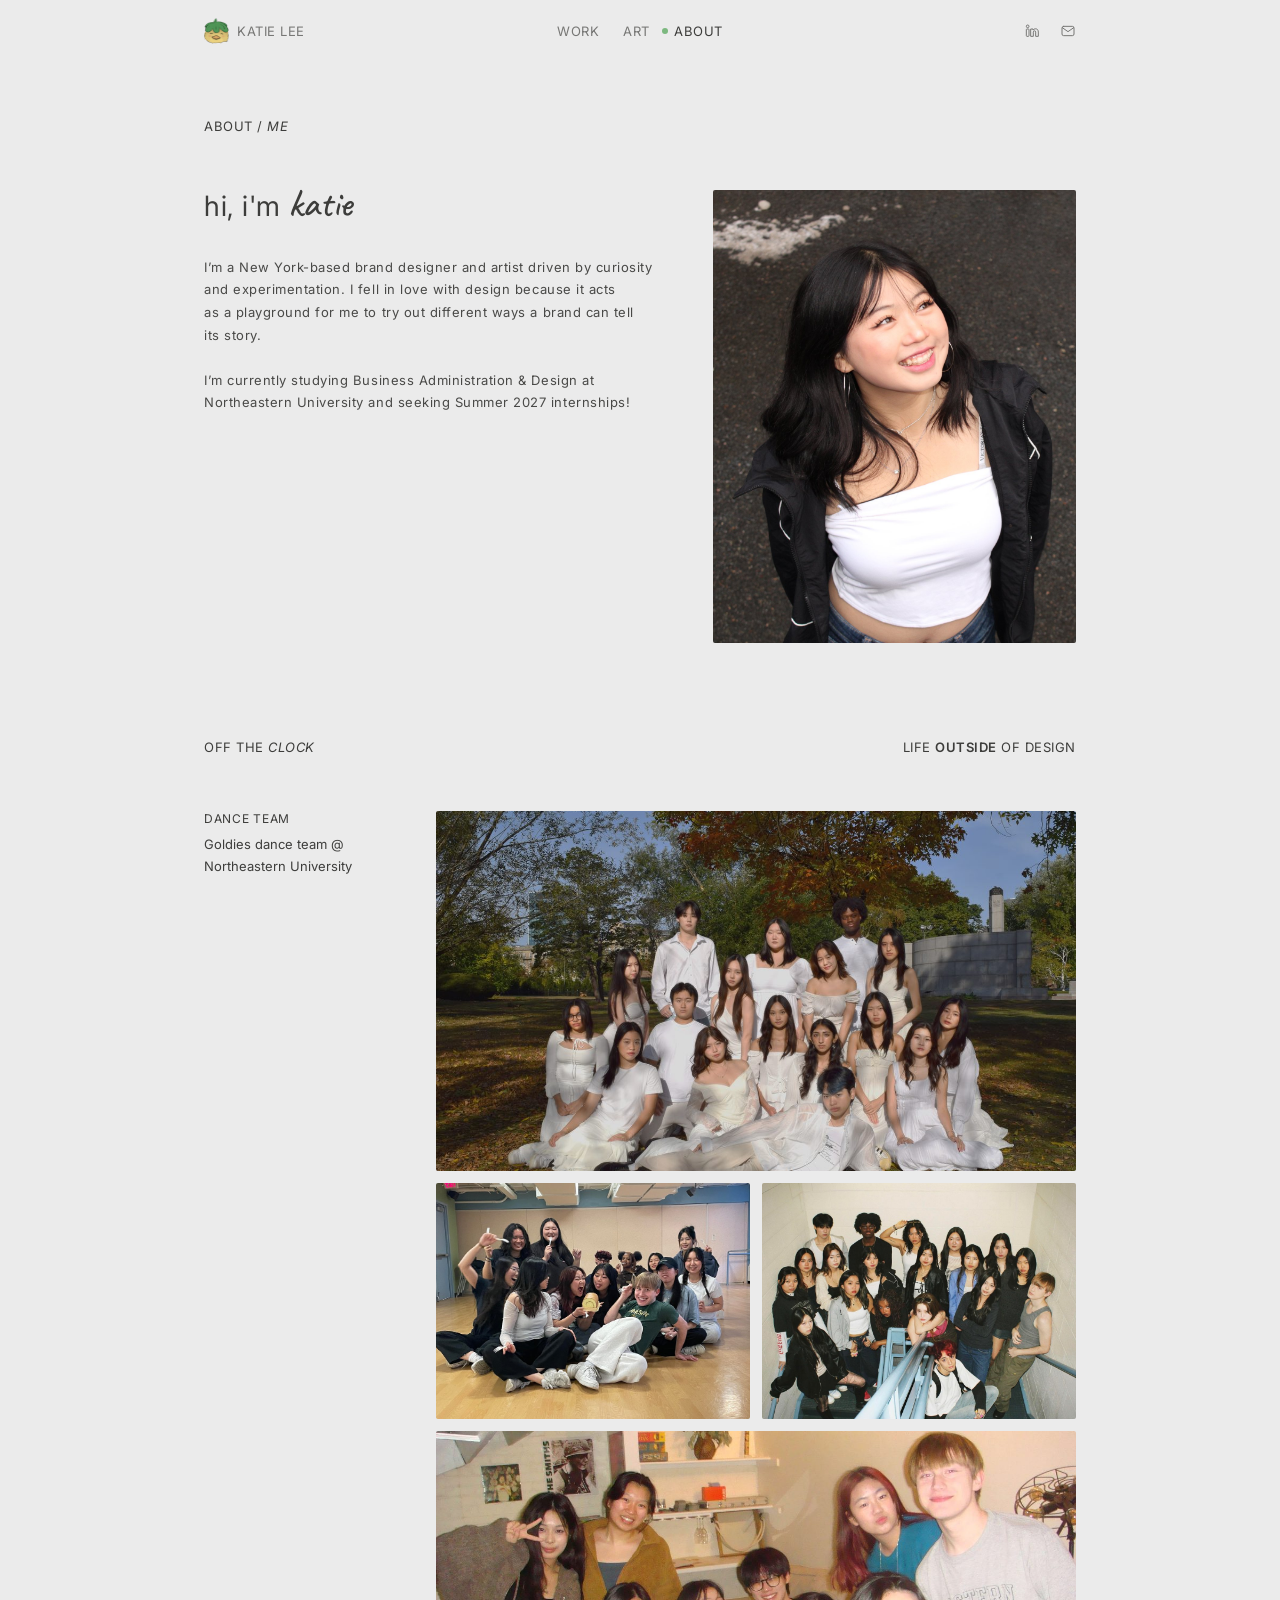
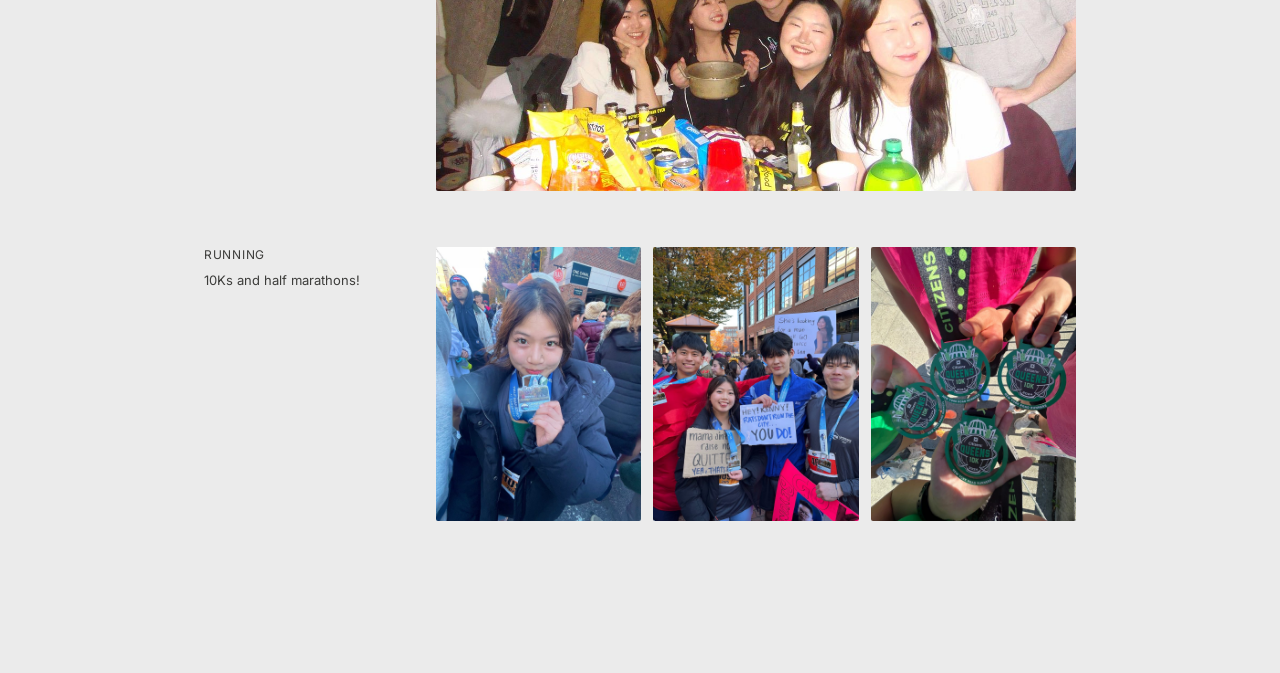
<file: about.html>
<!doctype html>
<html lang="en">
<head>
  <meta charset="utf-8">
  <meta name="viewport" content="width=device-width, initial-scale=1">
  <title>About · Katie Lee</title>
  <link rel="preconnect" href="https://fonts.googleapis.com">
  <link rel="preconnect" href="https://fonts.gstatic.com" crossorigin>
  <link href="https://fonts.googleapis.com/css2?family=Inter:wght@400;500;600&family=Caveat:wght@500&display=swap" rel="stylesheet">
  <link rel="stylesheet" href="styles.css">
  <link rel="stylesheet" href="lamp/lamp.css">
  <script>
    // Start in light mode (lamp on); apply a saved lamp choice before the page appears so it doesn't flash
    try {
      const theme = localStorage.getItem("lamp.theme");
      document.documentElement.dataset.theme = (theme === "dark") ? "dark" : "light";   // light (lamp on) unless the visitor switched it off
    } catch { document.documentElement.dataset.theme = "light"; }
  </script>
</head>
<body>
  <header>
    <nav class="nav" aria-label="Main">
      <a class="brand" href="index.html">
        <img src="assets/duck-nav-head.png" alt="" width="101" height="104">
        <span>katie lee</span>
      </a>

      <ul class="links">
        <li><a href="index.html">work</a></li>
        <li><a href="art.html">art</a></li>
        <li><a href="about.html" aria-current="page">about</a></li>
        <li class="tab-dot" aria-hidden="true"></li>
      </ul>

      <div class="social">
        <a href="https://www.linkedin.com/in/katie-lee157/" target="_blank" rel="noopener" aria-label="LinkedIn">
          <svg viewBox="0 0 24 24" fill="none" stroke="currentColor" stroke-width="1.5" stroke-linejoin="round">
            <circle cx="5.5" cy="5" r="2"/>
            <rect x="3.5" y="9" width="4" height="11" rx="1"/>
            <path d="M10 9h3.6v1.6c.8-1.2 2-1.9 3.6-1.9 2.6 0 4.3 1.7 4.3 4.9V20h-4v-6.3c0-1.3-.7-2-1.7-2s-1.8.7-1.8 2V20H10z"/>
          </svg>
        </a>
        <a href="mailto:katielee157@gmail.com" aria-label="Email">
          <svg viewBox="0 0 24 24" fill="none" stroke="currentColor" stroke-width="1.5" stroke-linecap="round" stroke-linejoin="round">
            <rect x="3" y="5" width="18" height="14" rx="2.5"/>
            <path d="M3.5 7l8.5 6 8.5-6"/>
          </svg>
        </a>
      </div>
    </nav>
  </header>

  <main>
    <div class="wrap about-page">
      <div class="section-head">
        <h2>About / <em>Me</em></h2>
      </div>
      <section class="about" id="about">
      <div class="bio">
        <h1>hi, i'm <span class="hand">katie</span></h1>
        <p>I’m a New York-based brand designer and artist driven by curiosity and experimentation. I fell in love with design because it acts as a playground for me to try out different ways a brand can tell its story.</p>
        <p>I’m currently studying Business Administration &amp; Design at Northeastern University and seeking Summer 2027 internships!</p>
        <svg class="signature" viewBox="0 0 602 310" role="img" aria-label="Katie's signature">
          <path pathLength="1" style="--len:1960" d="M54.8 128.0C58.1 124.0 68.6 110.7 74.8 104.0C80.9 97.3 82.9 95.2 91.8 87.6C100.6 79.9 117.4 65.7 127.8 58.1C138.1 50.5 145.8 47.4 153.8 42.0C161.8 36.6 168.4 30.1 175.8 25.7C183.1 21.3 191.3 18.0 197.8 15.7C204.3 13.4 211.3 12.2 214.8 11.8C218.2 11.3 217.5 12.3 218.4 13.0C219.4 13.7 220.2 13.8 220.4 16.0C220.7 18.2 223.7 17.2 220.1 26.0C216.5 34.8 205.7 57.9 198.7 69.0C191.6 80.1 183.4 87.7 177.8 92.9C172.1 98.1 168.8 97.1 164.8 100.0C160.8 102.9 168.5 94.5 153.8 110.0C139.1 125.5 97.1 169.8 76.7 193.0C56.2 216.2 40.7 236.8 31.1 249.0C21.5 261.2 22.1 261.2 19.1 266.0C16.1 270.8 15.1 275.1 13.2 278.0C11.4 280.9 7.9 283.6 8.0 283.7C8.1 283.8 10.8 280.5 13.8 278.7C16.7 276.8 15.3 282.3 25.7 272.6C36.0 262.8 58.4 239.1 75.8 220.0C93.2 200.9 114.6 176.5 130.2 158.0C145.8 139.5 161.6 119.7 169.4 109.0C177.3 98.3 172.2 100.6 177.1 94.0C182.0 87.4 192.8 74.4 198.8 69.1C204.7 63.8 204.4 67.1 212.8 62.2C221.1 57.3 240.1 44.7 248.8 39.6C257.4 34.4 253.3 36.1 264.8 31.2C276.3 26.3 307.1 13.9 317.8 10.0C328.4 6.1 325.8 8.2 328.8 8.0C331.8 7.8 334.1 8.2 335.8 8.9C337.5 9.6 338.6 10.6 339.1 12.1C339.6 13.6 340.0 15.2 338.7 18.0C337.4 20.8 338.6 20.5 331.2 29.0C323.9 37.5 304.5 58.5 294.4 69.0C284.4 79.5 281.7 82.1 270.8 92.0C259.8 101.9 250.1 111.1 228.8 128.3C207.4 145.6 158.8 182.3 142.8 195.6C126.8 208.9 140.1 202.2 132.8 208.1C125.5 214.1 99.0 231.2 99.0 231.2C99.0 231.3 125.0 212.8 132.8 208.3C140.6 203.9 135.6 209.5 145.8 204.3C155.9 199.1 178.9 184.5 193.8 177.2C208.6 169.9 227.1 162.9 234.8 160.4C242.4 158.0 238.8 161.1 239.7 162.3C240.6 163.6 242.5 162.2 240.1 168.0C237.7 173.8 228.3 189.7 225.2 197.0C222.1 204.3 221.9 208.3 221.4 212.0C221.0 215.7 221.3 217.1 222.7 219.0C224.1 220.9 226.6 222.9 229.8 223.6C233.0 224.3 236.3 224.8 241.8 223.2C247.2 221.7 256.6 218.4 262.4 214.2C268.3 210.0 273.7 202.5 277.0 198.0C280.3 193.5 280.0 190.8 282.3 187.0C284.7 183.2 288.5 178.0 291.2 175.0C293.9 172.0 298.3 169.4 298.4 169.2C298.6 169.1 294.3 171.7 292.1 174.0C289.9 176.3 287.5 179.2 285.1 183.0C282.7 186.8 280.9 192.3 277.7 197.0C274.4 201.7 267.9 207.8 265.6 211.0C263.3 214.2 264.0 214.7 263.9 216.0C263.8 217.3 264.1 217.9 264.8 218.7C265.4 219.4 265.9 220.9 267.8 220.7C269.6 220.5 270.0 223.1 275.8 217.6C281.5 212.0 296.5 193.5 302.3 187.2C308.2 180.9 308.4 182.7 310.8 179.9C313.1 177.1 313.5 173.1 316.3 170.6C319.1 168.1 327.4 165.0 327.6 164.9C327.7 164.8 319.9 167.3 317.1 169.8C314.3 172.3 313.2 177.0 310.8 179.9C308.3 182.8 304.6 184.9 302.3 187.2C300.1 189.6 298.3 191.2 297.4 194.0C296.6 196.8 297.7 200.0 297.0 204.0C296.3 208.0 293.8 214.9 293.4 218.0C293.1 221.1 294.1 221.3 295.1 222.3C296.2 223.3 298.0 223.9 299.8 224.0C301.6 224.1 303.4 223.6 305.8 222.7C308.1 221.8 304.1 225.0 313.8 218.6C323.4 212.1 354.6 191.0 363.6 183.9C372.6 176.8 367.1 177.3 367.8 176.0"/>
          <path pathLength="1" style="--len:219" d="M462.8 56.0C459.4 60.0 451.7 67.5 442.8 80.0C433.8 92.5 415.5 121.0 409.1 131.0C402.8 141.0 407.6 136.2 404.7 139.9C401.7 143.6 396.0 145.6 391.4 153.1C386.9 160.6 381.5 177.7 377.6 185.0C373.6 192.3 371.1 189.8 367.6 197.0C364.0 204.2 359.2 220.7 356.2 228.0C353.3 235.3 350.9 238.8 349.8 241.0"/>
          <path pathLength="1" style="--len:765" d="M311.8 170.0C314.4 169.1 321.1 166.4 327.8 164.8C334.4 163.2 346.1 162.1 351.8 160.6C357.4 159.0 357.6 157.1 361.8 155.6C365.9 154.0 371.4 152.3 376.8 151.2C382.1 150.1 389.1 150.5 393.8 149.0C398.4 147.5 397.3 144.5 404.8 142.4C412.3 140.4 426.8 138.2 438.8 136.7C450.8 135.1 461.8 133.4 476.8 133.0C491.8 132.6 516.1 133.4 528.8 134.0C541.4 134.6 545.9 135.6 552.8 136.7C559.6 137.7 564.6 138.5 569.8 140.1C574.9 141.8 580.3 144.4 583.8 146.6C587.3 148.7 589.1 151.1 590.7 153.0C592.2 154.9 592.6 156.3 593.1 158.0C593.6 159.7 594.0 160.5 593.6 163.0C593.1 165.5 591.9 170.0 590.6 173.0C589.2 176.0 588.5 177.4 585.3 181.0C582.2 184.6 580.9 187.4 571.8 194.4C562.7 201.5 547.6 213.6 530.8 223.4C513.9 233.2 485.8 246.5 470.8 253.2C455.8 260.0 455.1 259.4 440.8 264.0C426.4 268.6 408.9 275.0 384.8 280.9C360.6 286.8 314.6 295.8 295.8 299.3C276.9 302.9 278.6 301.6 271.8 302.0C264.9 302.4 260.9 302.4 254.8 302.0C248.6 301.6 240.4 300.8 234.8 299.6C229.1 298.4 225.1 297.0 220.8 294.8C216.4 292.5 211.9 289.1 208.8 286.0C205.7 282.9 203.6 279.7 202.2 276.0C200.9 272.3 200.8 266.8 200.8 264.0C200.8 261.2 201.3 260.8 202.3 259.0C203.3 257.2 206.0 254.0 206.8 253.0"/>
        </svg>
      </div>
      <div class="photo"><img src="assets/about/portrait.jpg?v=2" alt="Katie Lee smiling and looking up, in a white top and black jacket" width="1200" height="1500"></div>
    </section>

      <!-- Off the clock -->
      <section class="off-clock" id="off-the-clock">
        <div class="section-head">
          <h2>Off the <em>clock</em></h2>
          <p>Life <strong>outside</strong> of design</p>
        </div>

        <div class="oc-group">
          <div class="oc-intro">
            <h3>Dance team</h3>
            <p>Goldies dance team @ Northeastern University</p>
          </div>
          <ul class="oc-photos">
            <li class="wide"><img src="assets/about/dance-group.jpg" alt="The dance team posing together outdoors in white outfits" loading="lazy" width="1200" height="813"></li>
            <li><img src="assets/about/dance-studio.jpg" alt="The dance team sitting together in a dance studio" loading="lazy" width="1200" height="675"></li>
            <li><img src="assets/about/dance-team.jpg" alt="The dance team posing on a staircase" loading="lazy" width="1200" height="800"></li>
            <li class="wide"><img src="assets/about/dance-hangout.jpg" alt="Dance team friends hanging out around a table of snacks" loading="lazy" width="1200" height="800"></li>
          </ul>
        </div>

        <div class="oc-group">
          <div class="oc-intro">
            <h3>Running</h3>
            <p>10Ks and half marathons!</p>
          </div>
          <ul class="oc-photos three">
            <li><img src="assets/about/race-medal.jpg" alt="Katie holding up a finisher's medal at a race" loading="lazy" width="900" height="1200"></li>
            <li><img src="assets/about/race-friends.jpg" alt="Katie and friends with their medals and handmade signs after a race" loading="lazy" width="900" height="1200"></li>
            <li><img src="assets/about/race-medals.jpg" alt="Four green race medals held together in a circle" loading="lazy" width="900" height="1200"></li>
          </ul>
        </div>
      </section>
    </div>
  </main>

  <script src="nav.js"></script>
  <script>
    // ---- Signature writes itself in, one stroke after another (like Apple's "hello") ----
    (() => {
      const sig = document.querySelector('.signature');
      if (!sig || matchMedia('(prefers-reduced-motion: reduce)').matches) return;
      const strokes = [...sig.querySelectorAll('path')];
      const lens = strokes.map(p => Number(p.style.getPropertyValue('--len')));
      const total = lens.reduce((a, b) => a + b, 0);
      const DURATION = 1800, PAUSE = 70;                  // whole signature, and a short pen lift between strokes
      const HOLD = 1500, GAP = 400;                       // stay written, then rest before writing again
      const ease = 'cubic-bezier(0.45, 0.05, 0.4, 1)';
      sig.classList.add('ready');
      // Draw each stroke in order (offset 1 → 0), hold, then erase along the same path (0 → -1)
      function cycle() {
        let t = 0;
        const plan = strokes.map((p, i) => {
          const d = DURATION * lens[i] / total, at = t;
          t += d + PAUSE;
          return { p, d, at };
        });
        const eraseStart = t + HOLD;
        plan.forEach(({ p, d, at }) => {
          p.getAnimations().forEach(a => a.cancel());
          p.animate([
            { strokeDashoffset: 1, offset: 0 },
            { strokeDashoffset: 1, offset: at / (eraseStart + t), easing: ease },
            { strokeDashoffset: 0, offset: (at + d) / (eraseStart + t) },
            { strokeDashoffset: 0, offset: (eraseStart + at) / (eraseStart + t), easing: ease },
            { strokeDashoffset: -1, offset: (eraseStart + at + d) / (eraseStart + t) },
            { strokeDashoffset: -1, offset: 1 }
          ], { duration: eraseStart + t, fill: 'forwards' });
        });
        setTimeout(cycle, eraseStart + t + GAP);
      }
      const loop = () => setTimeout(cycle, 400);
      // Start once the signature is on screen
      new IntersectionObserver((entries, io) => {
        if (entries.some(e => e.isIntersecting)) { io.disconnect(); loop(); }
      }, { threshold: 0.6 }).observe(sig);
    })();
  </script>
</body>
</html>
</file>
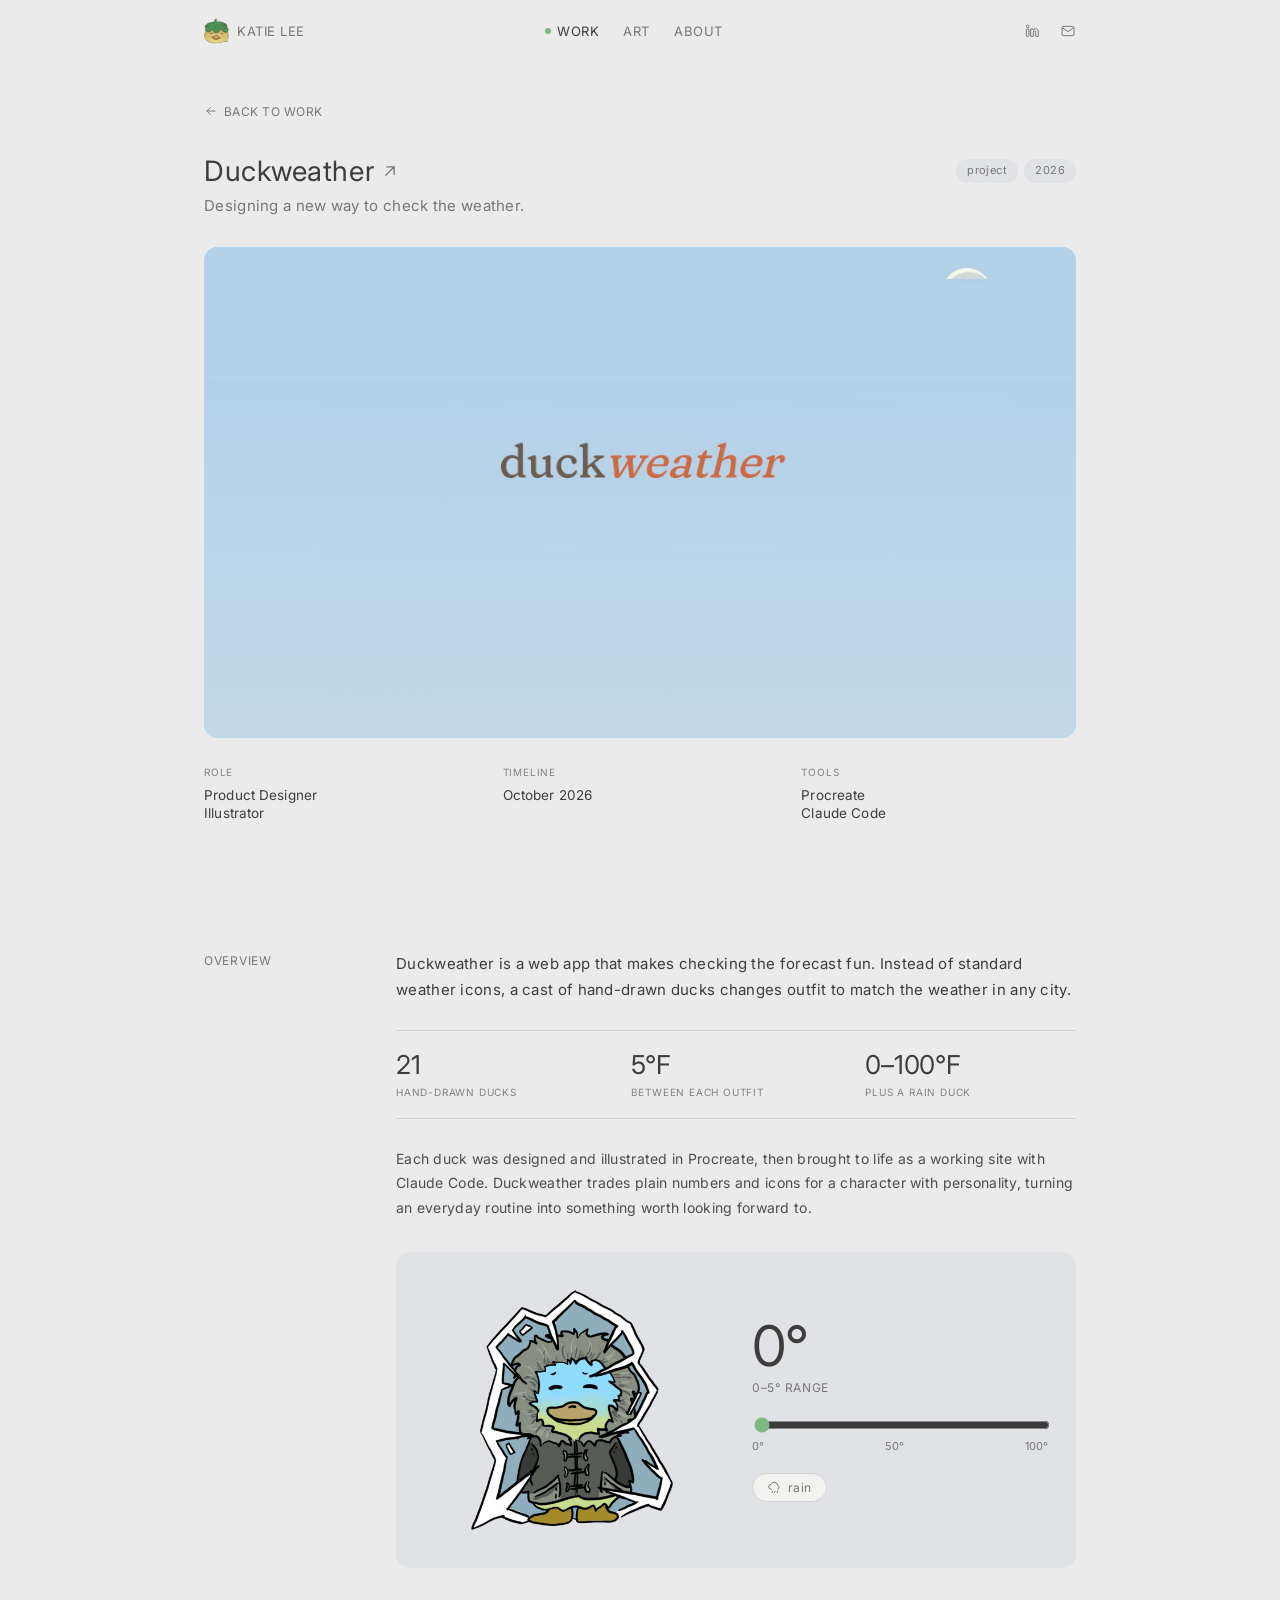
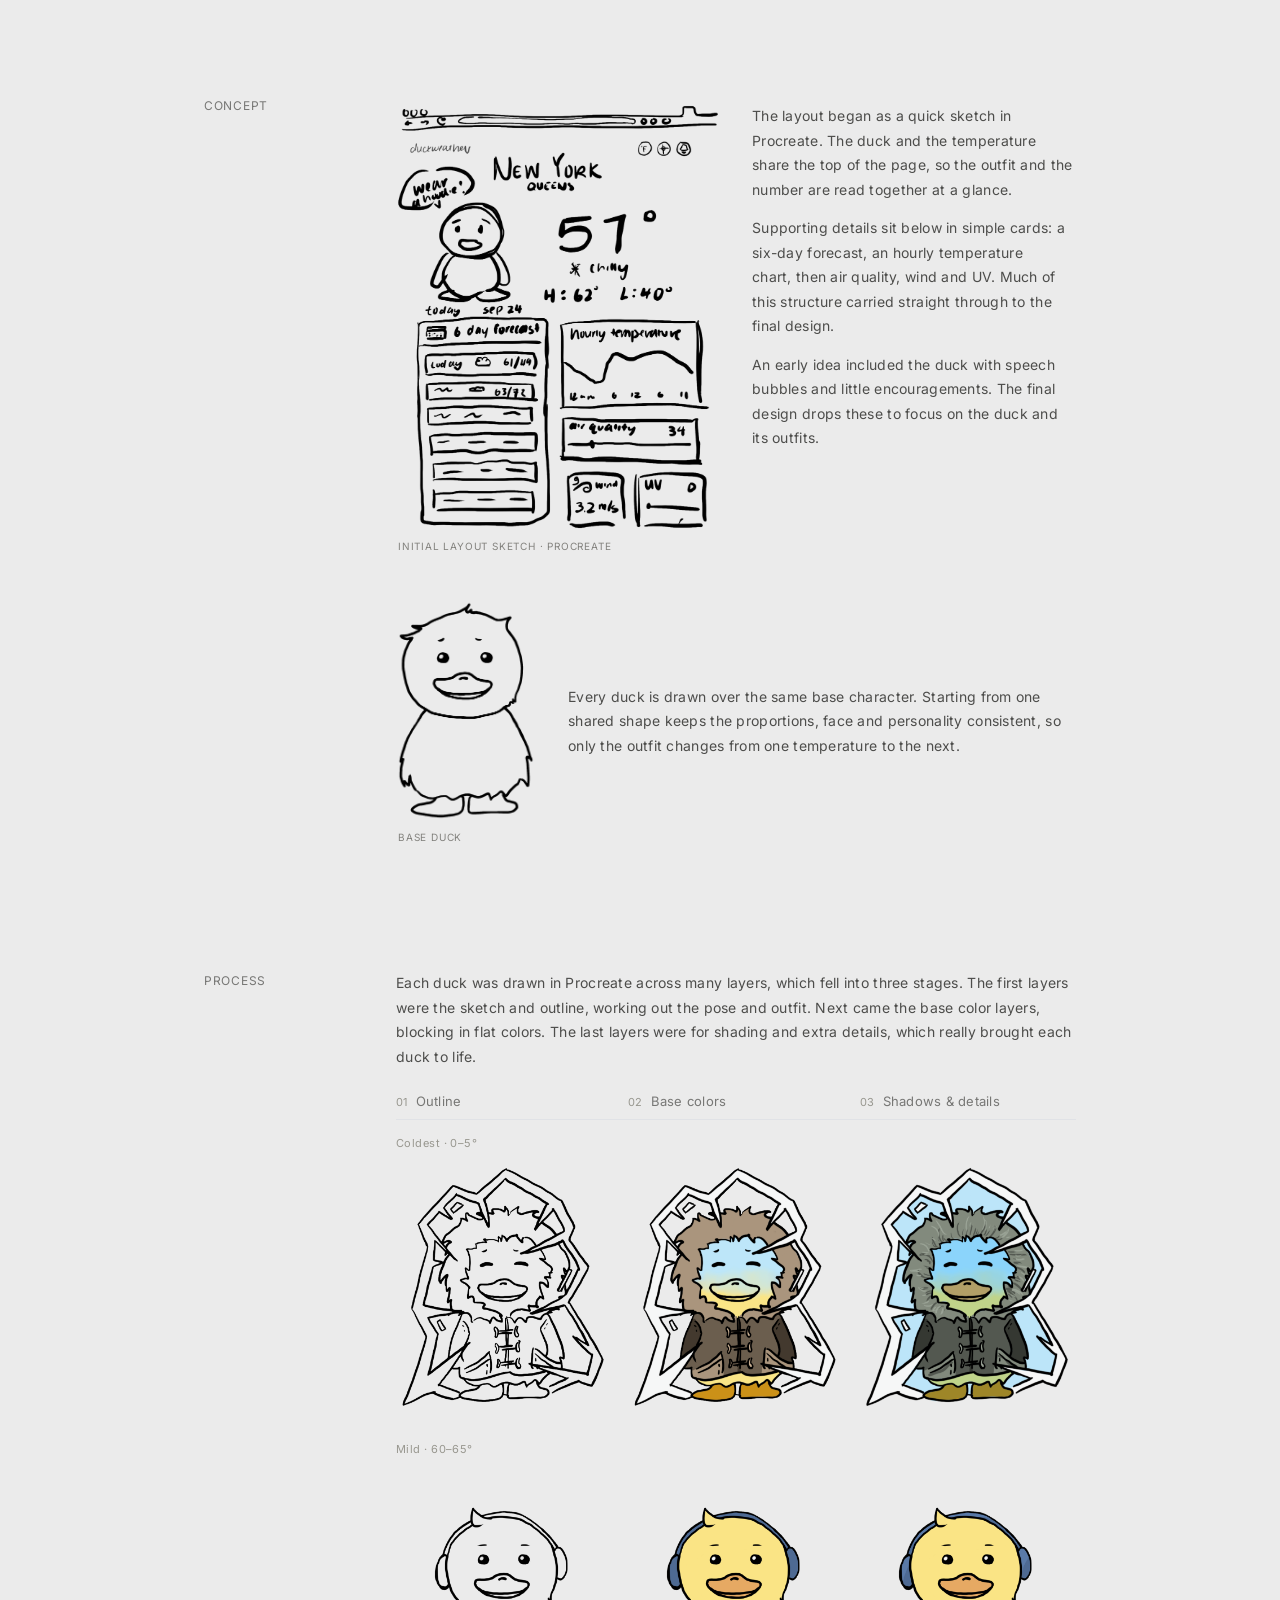
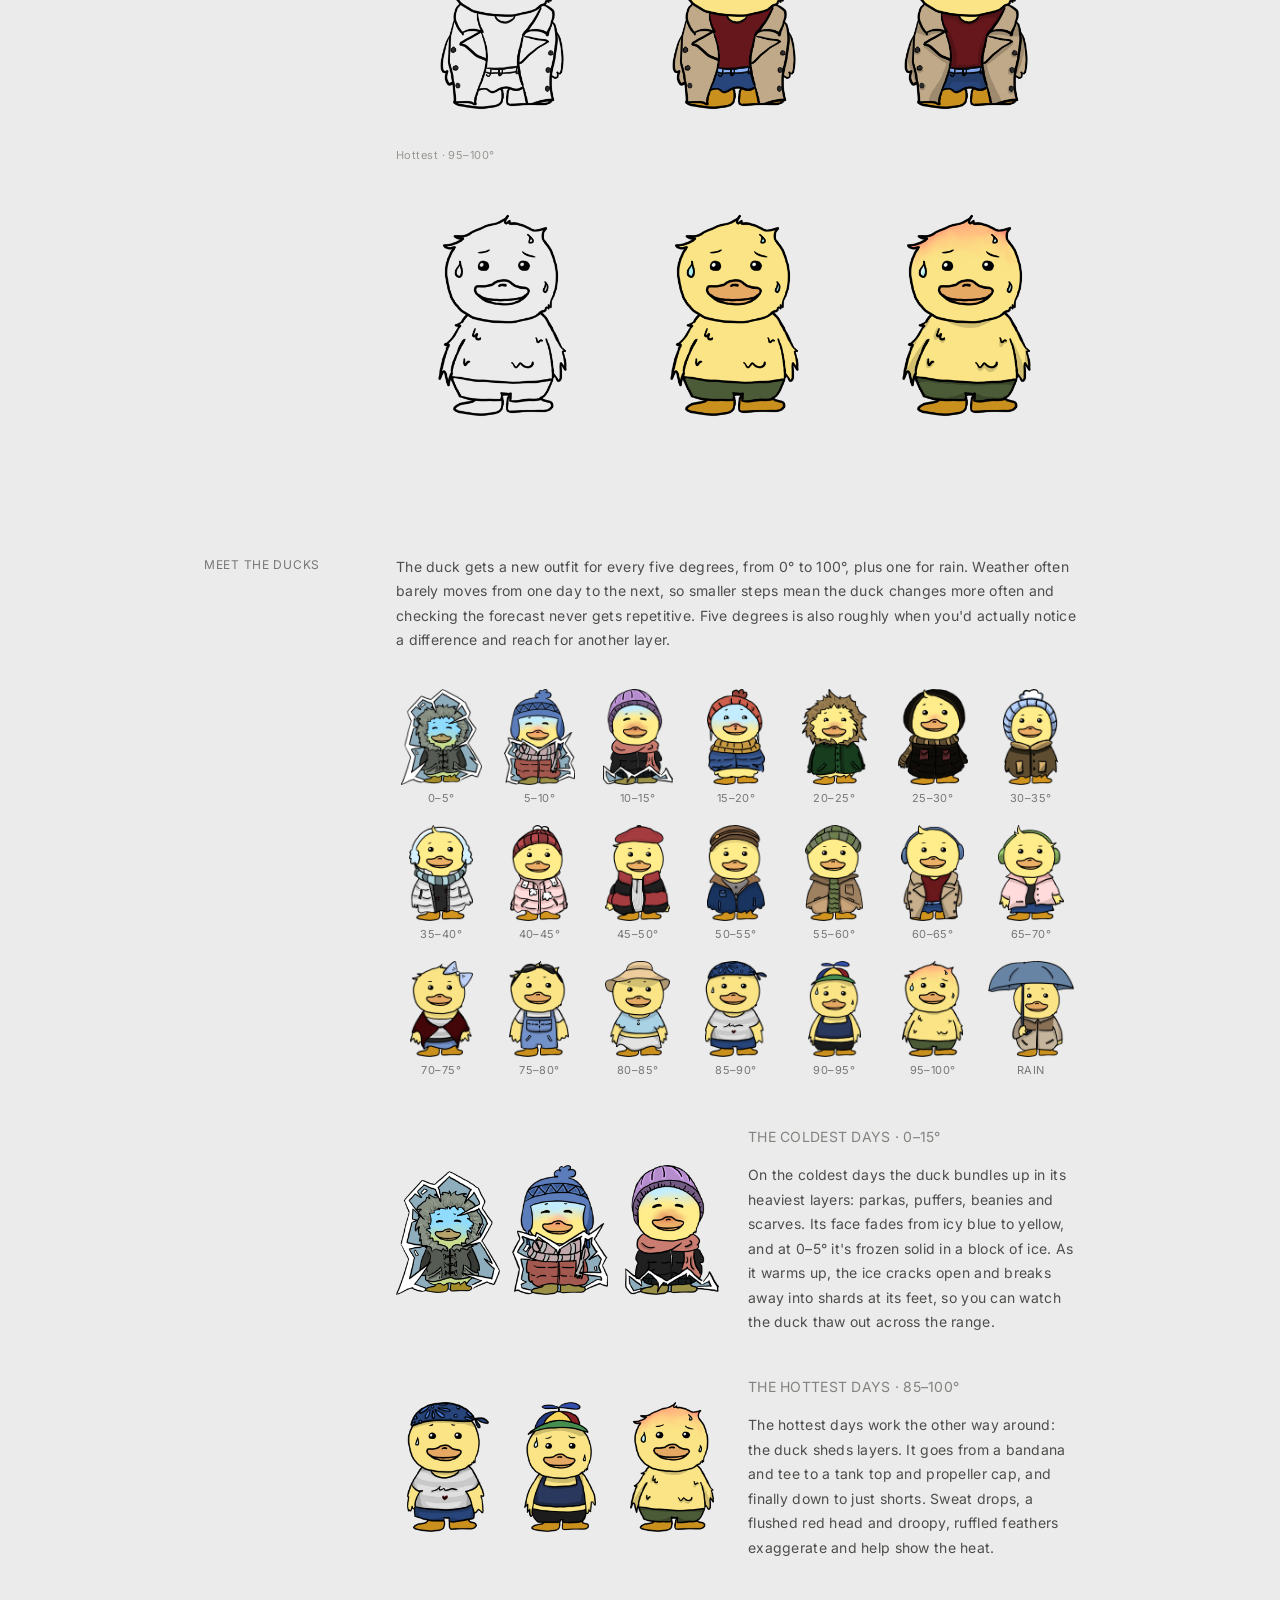
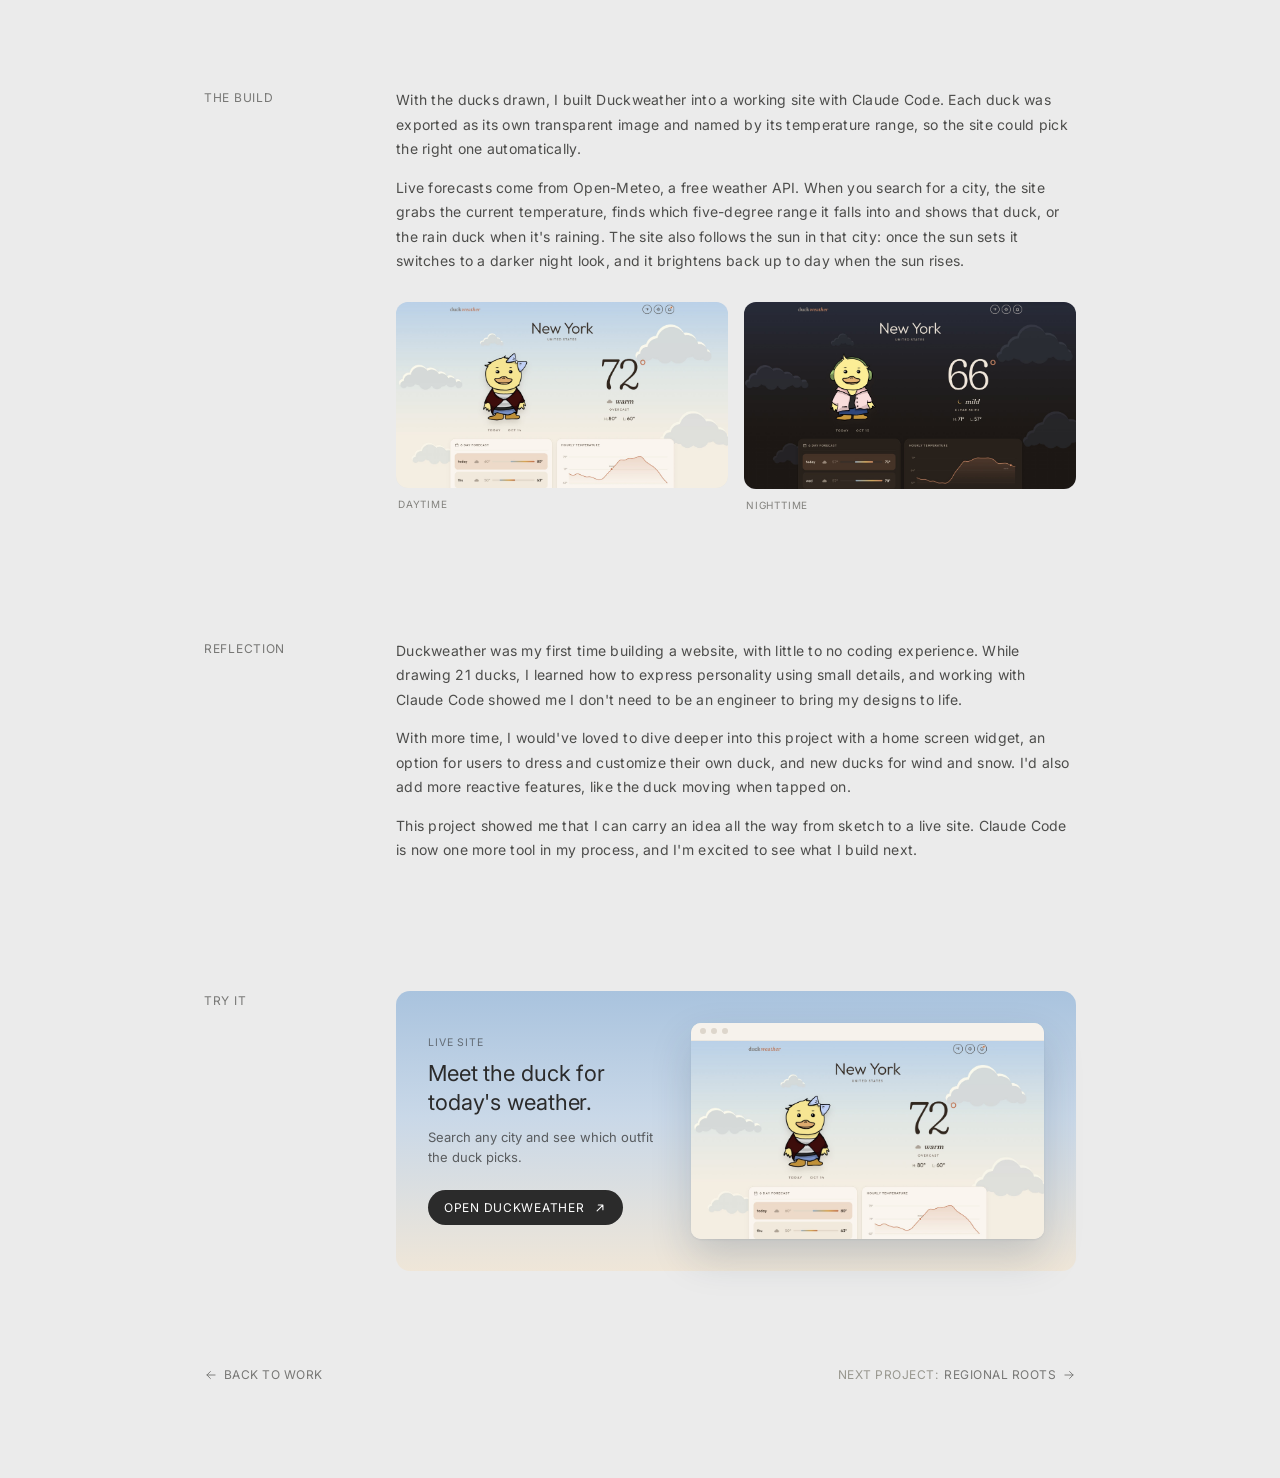
<file: duckweather.html>
<!doctype html>
<html lang="en">
<head>
  <meta charset="utf-8">
  <meta name="viewport" content="width=device-width, initial-scale=1">
  <title>Duckweather · Katie Lee</title>
  <link rel="preconnect" href="https://fonts.googleapis.com">
  <link rel="preconnect" href="https://fonts.gstatic.com" crossorigin>
  <link href="https://fonts.googleapis.com/css2?family=Inter:wght@400;500;600&family=Caveat:wght@500&display=swap" rel="stylesheet">
  <link rel="stylesheet" href="styles.css">
  <link rel="stylesheet" href="lamp/lamp.css">
  <script>
    // Start in light mode (lamp on); apply a saved lamp choice before the page appears so it doesn't flash
    try {
      const theme = localStorage.getItem("lamp.theme");
      document.documentElement.dataset.theme = (theme === "dark") ? "dark" : "light";   // light (lamp on) unless the visitor switched it off
    } catch { document.documentElement.dataset.theme = "light"; }
  </script>
</head>
<body>
  <header>
    <nav class="nav" aria-label="Main">
      <a class="brand" href="index.html">
        <img src="assets/duck-nav-head.png" alt="" width="101" height="104">
        <span>katie lee</span>
      </a>

      <ul class="links">
        <li><a href="index.html" aria-current="page">work</a></li>
        <li><a href="art.html">art</a></li>
        <li><a href="about.html">about</a></li>
        <li class="tab-dot" aria-hidden="true"></li>
      </ul>

      <div class="social">
        <a href="https://www.linkedin.com/in/katie-lee157/" target="_blank" rel="noopener" aria-label="LinkedIn">
          <svg viewBox="0 0 24 24" fill="none" stroke="currentColor" stroke-width="1.5" stroke-linejoin="round">
            <circle cx="5.5" cy="5" r="2"/>
            <rect x="3.5" y="9" width="4" height="11" rx="1"/>
            <path d="M10 9h3.6v1.6c.8-1.2 2-1.9 3.6-1.9 2.6 0 4.3 1.7 4.3 4.9V20h-4v-6.3c0-1.3-.7-2-1.7-2s-1.8.7-1.8 2V20H10z"/>
          </svg>
        </a>
        <a href="mailto:katielee157@gmail.com" aria-label="Email">
          <svg viewBox="0 0 24 24" fill="none" stroke="currentColor" stroke-width="1.5" stroke-linecap="round" stroke-linejoin="round">
            <rect x="3" y="5" width="18" height="14" rx="2.5"/>
            <path d="M3.5 7l8.5 6 8.5-6"/>
          </svg>
        </a>
      </div>
    </nav>
  </header>

  <!-- On-this-page contents: sticks to the left on wide screens -->
  <nav class="toc" aria-label="On this page">
    <p class="toc-title">On this page</p>
    <ul>
        <li><a href="#overview">Overview</a></li>
        <li><a href="#concept">Concept</a></li>
        <li><a href="#process">Process</a></li>
        <li><a href="#meet-the-ducks">Meet the ducks</a></li>
        <li><a href="#the-build">The build</a></li>
        <li><a href="#reflection">Reflection</a></li>
        <li><a href="#try-it">Try it</a></li>
      <li class="toc-dot" aria-hidden="true"></li>
    </ul>
  </nav>

  <main class="wrap case roomy">
    <a class="back" href="index.html#work">
      <svg viewBox="0 0 24 24" fill="none" stroke="currentColor" stroke-width="1.6" stroke-linecap="round" stroke-linejoin="round" aria-hidden="true"><path d="M19 12H5M11 6l-6 6 6 6"/></svg>
      back to work
    </a>

    <!-- Title -->
    <header class="case-head">
      <div class="case-title">
        <h1>Duckweather
          <a class="visit" href="https://ktkqtie.github.io/duckweather/" target="_blank" rel="noopener" aria-label="Visit the Duckweather site" title="Visit the site"><svg viewBox="0 0 24 24" fill="none" stroke="currentColor" stroke-width="1.6" stroke-linecap="round" stroke-linejoin="round" aria-hidden="true"><path d="M7 17L17 7M8 7h9v9"/></svg></a>
        </h1>
        <ul class="tags">
          <li>project</li>
          <li>2026</li>
        </ul>
      </div>
      <p class="lede">Designing a new way to check the weather.</p>

      <div class="case-video">
        <video id="bragVideo" src="assets/duckweather/brag.mp4?v=2" poster="assets/duckweather/brag-poster.jpg?v=2"
               autoplay muted loop playsinline preload="auto" width="1920" height="1080"
               aria-label="Duckweather walkthrough: picking a city, tapping days to see the duck change outfit, and all 21 ducks from 0 to 100 degrees plus rain"></video>
      </div>

      <dl class="facts">
        <div><dt>Role</dt><dd>Product Designer<br>Illustrator</dd></div>
        <div><dt>Timeline</dt><dd>October 2026</dd></div>
        <div><dt>Tools</dt><dd>Procreate<br>Claude Code</dd></div>
      </dl>
    </header>

    <!-- Banner -->

    <!-- Overview -->
    <section class="case-section" id="overview">
      <h3 class="label">Overview</h3>
      <div class="prose">
        <p class="lead">Duckweather is a web app that makes checking the forecast fun. Instead of standard weather icons, a cast of hand-drawn ducks changes outfit to match the weather in any city.</p>
      </div>
      <ul class="stats">
        <li><strong>21</strong><span>hand-drawn ducks</span></li>
        <li><strong>5°F</strong><span>between each outfit</span></li>
        <li><strong>0–100°F</strong><span>plus a rain duck</span></li>
      </ul>
      <div class="prose">
        <p>Each duck was designed and illustrated in Procreate, then brought to life as a working site with Claude Code. Duckweather trades plain numbers and icons for a character with personality, turning an everyday routine into something worth looking forward to.</p>
      </div>
      <!-- Interactive demo: drag the temperature to see the duck change -->
      <div class="demo">
        <div class="demo-stage">
          <img id="demoDuck" src="assets/duckweather/ducks/0-5.png" alt="Duck dressed for 0 to 5 degrees">
        </div>
        <div class="demo-controls">
          <p class="demo-temp"><span id="demoTemp">0</span>°</p>
          <p class="demo-range" id="demoRange">0–5° range</p>
          <input type="range" id="demoSlider" min="0" max="99" value="0" aria-label="Temperature">
          <div class="demo-scale" aria-hidden="true"><span>0°</span><span>50°</span><span>100°</span></div>
          <button type="button" class="demo-rain" id="demoRain" aria-pressed="false">
            <svg viewBox="0 0 24 24" fill="none" stroke="currentColor" stroke-width="1.6" stroke-linecap="round" stroke-linejoin="round" aria-hidden="true"><path d="M7 15a4 4 0 0 1-.5-8 5.5 5.5 0 0 1 10.6 1.5A3.5 3.5 0 0 1 17 15"/><path d="M9 18l-1 2M13 18l-1 2M17 18l-1 2"/></svg>
            rain
          </button>
        </div>
      </div>
    </section>

    <!-- Concept -->
    <section class="case-section" id="concept">
      <h3 class="label">Concept</h3>
      <div class="split">
        <figure class="frame sketch">
          <img class="only-light" src="assets/duckweather/sketch-layout.png?v=2" alt="Hand-drawn layout sketch: a duck saying wear a hoodie beside 57 degrees in New York, with a six-day forecast, hourly temperature chart, air quality, wind and UV cards" loading="lazy" width="900" height="1181"><img class="only-dark no-invert" src="assets/duckweather/sketch-layout-dark.png" alt="" loading="lazy" width="900" height="1181">
          <figcaption>Initial layout sketch · Procreate</figcaption>
        </figure>
        <div class="prose">
          <p>The layout began as a quick sketch in Procreate. The duck and the temperature share the top of the page, so the outfit and the number are read together at a glance.</p>
          <p>Supporting details sit below in simple cards: a six-day forecast, an hourly temperature chart, then air quality, wind and UV. Much of this structure carried straight through to the final design.</p>
          <p>An early idea included the duck with speech bubbles and little encouragements. The final design drops these to focus on the duck and its outfits.</p>
        </div>
      </div>

      <!-- Base duck -->
      <div class="base-duck">
        <figure class="frame sketch base">
          <img class="only-light" src="assets/duckweather/base-duck.png" alt="Line drawing of the plain base duck with no outfit" loading="lazy" width="600" height="950"><img class="only-dark" src="assets/duckweather/base-duck-dark.png" alt="" loading="lazy" width="600" height="950">
          <figcaption>Base duck</figcaption>
        </figure>
        <div class="prose">
          <p>Every duck is drawn over the same base character. Starting from one shared shape keeps the proportions, face and personality consistent, so only the outfit changes from one temperature to the next.</p>
        </div>
      </div>
    </section>

    <!-- Process -->
    <section class="case-section" id="process">
      <h3 class="label">Process</h3>
      <div class="prose">
        <p>Each duck was drawn in Procreate across many layers, which fell into three stages. The first layers were the sketch and outline, working out the pose and outfit. Next came the base color layers, blocking in flat colors. The last layers were for shading and extra details, which really brought each duck to life.</p>
      </div>
      <!-- Stage labels sit on top once; each duck is a .layer-temp caption + a .layer-row (outline, base colors, details) -->
      <div class="layers">
        <ol class="layer-labels" aria-hidden="true">
          <li><span>01</span>Outline</li>
          <li><span>02</span>Base colors</li>
          <li><span>03</span>Shadows &amp; details</li>
        </ol>

        <p class="layer-temp">Coldest · 0–5°</p>
        <div class="layer-row">
          <img class="line-art only-light" src="assets/duckweather/process/outline.png" alt="Outline: line drawing of a duck in a fur-lined parka, frozen inside a block of ice" loading="lazy" width="765" height="900"><img class="only-dark" src="assets/duckweather/process/outline-dark.png" alt="" loading="lazy" width="765" height="900">
          <img src="assets/duckweather/process/base-colors.png" alt="Base colors: the same frozen duck filled in with flat colors, brown parka, blue and yellow face, orange feet" loading="lazy" width="765" height="900">
          <img src="assets/duckweather/process/details.png" alt="Shadows and details: the finished frozen duck with shading, fur texture, a darker parka and pale blue ice" loading="lazy" width="765" height="900">
        </div>

        <p class="layer-temp">Mild · 60–65°</p>
        <div class="layer-row">
          <img class="line-art only-light" src="assets/duckweather/process/mild-outline.png" alt="Outline: line drawing of a duck in headphones, an open double-breasted trench coat, tee and jeans" loading="lazy" width="765" height="900"><img class="only-dark" src="assets/duckweather/process/mild-outline-dark.png" alt="" loading="lazy" width="765" height="900">
          <img src="assets/duckweather/process/mild-base-colors.png" alt="Base colors: the same duck filled in with blue headphones, a tan trench coat, dark red tee and blue jeans" loading="lazy" width="765" height="900">
          <img src="assets/duckweather/process/mild-details.png" alt="Shadows and details: the finished duck with soft shading on the headphones, the inside of the trench coat, the tee and jeans" loading="lazy" width="765" height="900">
        </div>

        <p class="layer-temp">Hottest · 95–100°</p>
        <div class="layer-row">
          <img class="line-art only-light" src="assets/duckweather/process/hot-outline.png" alt="Outline: line drawing of a sweating, ruffled duck wearing only shorts" loading="lazy" width="765" height="900"><img class="only-dark" src="assets/duckweather/process/hot-outline-dark.png" alt="" loading="lazy" width="765" height="900">
          <img src="assets/duckweather/process/hot-base-colors.png" alt="Base colors: the same duck filled in with flat yellow feathers, orange beak and feet, green shorts and light blue sweat drops" loading="lazy" width="765" height="900">
          <img src="assets/duckweather/process/hot-details.png" alt="Shadows and details: the finished duck with a flushed red-orange head and shading under its chin, along its ruffled feathers and on its shorts" loading="lazy" width="765" height="900">
        </div>
      </div>
    </section>

    <!-- All the ducks -->
    <section class="case-section" id="meet-the-ducks">
      <h3 class="label">Meet the ducks</h3>
      <div class="prose">
        <p>The duck gets a new outfit for every five degrees, from 0° to 100°, plus one for rain. Weather often barely moves from one day to the next, so smaller steps mean the duck changes more often and checking the forecast never gets repetitive. Five degrees is also roughly when you'd actually notice a difference and reach for another layer.</p>
      </div>
      <div class="duck-grid" id="duckGrid"></div>

      <!-- Design choices at the extremes -->
      <div class="extremes">
        <div class="extreme">
          <div class="extreme-ducks">
            <img src="assets/duckweather/ducks/0-5.png" alt="0 to 5 degrees: duck in a fur-lined parka, frozen inside a block of ice" loading="lazy">
            <img src="assets/duckweather/ducks/5-10.png" alt="5 to 10 degrees: duck in an earflap beanie, scarf and puffer, with ice cracking around it" loading="lazy">
            <img src="assets/duckweather/ducks/10-15.png" alt="10 to 15 degrees: duck in a beanie, scarf and black puffer, with ice shards at its feet" loading="lazy">
          </div>
          <div class="prose">
            <p class="mini-label">The coldest days · 0–15°</p>
            <p>On the coldest days the duck bundles up in its heaviest layers: parkas, puffers, beanies and scarves. Its face fades from icy blue to yellow, and at 0–5° it's frozen solid in a block of ice. As it warms up, the ice cracks open and breaks away into shards at its feet, so you can watch the duck thaw out across the range.</p>
          </div>
        </div>
        <div class="extreme">
          <div class="extreme-ducks">
            <img src="assets/duckweather/ducks/85-90.png" alt="85 to 90 degrees: duck in a bandana, striped tee and shorts, with a sweat drop" loading="lazy">
            <img src="assets/duckweather/ducks/90-95.png" alt="90 to 95 degrees: sweating duck in a propeller cap and tank top" loading="lazy">
            <img src="assets/duckweather/ducks/95-100.png" alt="95 to 100 degrees: flushed, droopy duck in just shorts, dripping with sweat" loading="lazy">
          </div>
          <div class="prose">
            <p class="mini-label">The hottest days · 85–100°</p>
            <p>The hottest days work the other way around: the duck sheds layers. It goes from a bandana and tee to a tank top and propeller cap, and finally down to just shorts. Sweat drops, a flushed red head and droopy, ruffled feathers exaggerate and help show the heat.</p>
          </div>
        </div>
      </div>
    </section>

    <!-- The build -->
    <section class="case-section" id="the-build">
      <h3 class="label">The build</h3>
      <div class="prose">
        <p>With the ducks drawn, I built Duckweather into a working site with Claude Code. Each duck was exported as its own transparent image and named by its temperature range, so the site could pick the right one automatically.</p>
        <p>Live forecasts come from Open-Meteo, a free weather API. When you search for a city, the site grabs the current temperature, finds which five-degree range it falls into and shows that duck, or the rain duck when it's raining. The site also follows the sun in that city: once the sun sets it switches to a darker night look, and it brightens back up to day when the sun rises.</p>
      </div>
      <div class="split build-shots">
        <figure class="frame">
          <img src="assets/duckweather/app-screenshot-day.jpg" alt="Duckweather in the daytime: a duck in a cardigan with a blue bow beside 72 degrees and overcast skies in New York, with a six-day forecast and hourly temperature" loading="lazy" width="2000" height="1125">
          <figcaption>Daytime</figcaption>
        </figure>
        <figure class="frame">
          <img src="assets/duckweather/app-screenshot-night.jpg" alt="Duckweather at night: a duck in a pink jacket and headphones beside 66 degrees and clear skies in New York, with a six-day forecast and hourly temperature" loading="lazy" width="2000" height="1127">
          <figcaption>Nighttime</figcaption>
        </figure>
      </div>
    </section>

    <!-- Reflection -->
    <section class="case-section" id="reflection">
      <h3 class="label">Reflection</h3>
      <div class="prose">
        <p>Duckweather was my first time building a website, with little to no coding experience. While drawing 21 ducks, I learned how to express personality using small details, and working with Claude Code showed me I don't need to be an engineer to bring my designs to life.</p>
        <p>With more time, I would've loved to dive deeper into this project with a home screen widget, an option for users to dress and customize their own duck, and new ducks for wind and snow. I'd also add more reactive features, like the duck moving when tapped on.</p>
        <p>This project showed me that I can carry an idea all the way from sketch to a live site. Claude Code is now one more tool in my process, and I'm excited to see what I build next.</p>
      </div>
    </section>

    <!-- Try it: send people to the live site -->
    <section class="case-section" id="try-it">
      <h3 class="label">Try it</h3>
      <a class="try-card showcase" href="https://ktkqtie.github.io/duckweather/" target="_blank" rel="noopener">
        <div class="try-copy">
          <p class="try-kicker">Live site</p>
          <p class="try-title">Meet the duck for today's weather.</p>
          <p class="try-sub">Search any city and see which outfit the duck picks.</p>
          <span class="try-btn">Open Duckweather
            <svg viewBox="0 0 24 24" fill="none" stroke="currentColor" stroke-width="1.8" stroke-linecap="round" stroke-linejoin="round" aria-hidden="true"><path d="M7 17L17 7M9 7h8v8"/></svg>
          </span>
        </div>
        <div class="mock" aria-hidden="true">
          <div class="mock-bar"><span></span><span></span><span></span></div>
          <img class="shot-day" src="assets/duckweather/app-screenshot-day.jpg" alt="" loading="lazy" width="2000" height="1125">
          <img class="shot-night" src="assets/duckweather/app-screenshot-night.jpg" alt="" loading="lazy" width="2000" height="1127">
        </div>
      </a>
    </section>

    <div class="case-foot">
      <a class="back" href="index.html#work">
        <svg viewBox="0 0 24 24" fill="none" stroke="currentColor" stroke-width="1.6" stroke-linecap="round" stroke-linejoin="round" aria-hidden="true"><path d="M19 12H5M11 6l-6 6 6 6"/></svg>
        back to work
      </a>
      <a class="next-project" href="pollinators.html">
        <span class="next-label">next project</span>
        <span class="next-title">Regional Roots
          <svg viewBox="0 0 24 24" fill="none" stroke="currentColor" stroke-width="1.6" stroke-linecap="round" stroke-linejoin="round" aria-hidden="true"><path d="M5 12h14M13 6l6 6-6 6"/></svg>
        </span>
      </a>
    </div>
  </main>

  <script src="nav.js"></script>
  <script>
    // ---- On-this-page contents: highlight the section you're reading; the dot glides to it ----
    (() => {
      const toc = document.querySelector('.toc');
      if (!toc) return;
      const links = [...toc.querySelectorAll('a')];
      const sections = links.map(a => document.querySelector(a.getAttribute('href')));
      const dot = toc.querySelector('.toc-dot');
      let active = null;

      function setActive(i) {
        if (i === active) return;
        active = i;
        links.forEach((a, j) => a.toggleAttribute('aria-current', j === i));
        const a = links[i];
        dot.style.transform = `translateY(${a.offsetTop + a.offsetHeight / 2 - 3}px)`;
        dot.style.opacity = 1;
      }

      // Start level with the top of the video, then stick near the top while scrolling
      const STICK_AT = 96;
      function position() {
        const start = document.querySelector('.case-video');
        const top = start.getBoundingClientRect().top;
        toc.style.top = Math.max(STICK_AT, top) + 'px';
      }

      function update() {
        position();
        const line = innerHeight * 0.35;
        let i = 0;
        sections.forEach((sec, j) => { if (sec.getBoundingClientRect().top <= line) i = j; });
        // at the very bottom, the last section counts as current
        if (innerHeight + scrollY >= document.documentElement.scrollHeight - 2) i = sections.length - 1;
        setActive(i);
      }

      addEventListener('scroll', update, { passive: true });
      addEventListener('resize', () => { const i = active; active = null; setActive(i ?? 0); position(); });
      (document.fonts ? document.fonts.ready : Promise.resolve()).then(() => {
        dot.style.transition = 'none';
        update();
        requestAnimationFrame(() => { dot.style.transition = ''; });
      });
    })();
  </script>
  <script>
    // ---- Project video: plays automatically, muted and looping ----
    (() => {
      const video = document.getElementById('bragVideo');
      const reduceMotion = matchMedia('(prefers-reduced-motion: reduce)').matches;

      if (reduceMotion) {
        video.removeAttribute('autoplay');
        video.pause();
        video.controls = true;          // no autoplay; normal video controls instead
        return;
      }
      video.play().catch(() => {});
    })();
  </script>
  <script>
    // ---- Duckweather: temperature slider demo + duck grid ----
    (() => {
      const path = f => `assets/duckweather/ducks/${f}.png`;
      const ranges = Array.from({ length: 20 }, (_, i) => `${i * 5}-${i * 5 + 5}`);

      // Grid of every duck
      const grid = document.getElementById('duckGrid');
      [...ranges, 'rain'].forEach(r => {
        const fig = document.createElement('figure');
        const label = r === 'rain' ? 'RAIN' : r.replace('-', '–') + '°';
        fig.innerHTML = `<img src="${path(r)}" alt="Duck for ${label}" loading="lazy"><figcaption>${label}</figcaption>`;
        grid.appendChild(fig);
      });

      // Slider demo
      const slider = document.getElementById('demoSlider');
      const duck = document.getElementById('demoDuck');
      const tempEl = document.getElementById('demoTemp');
      const rangeEl = document.getElementById('demoRange');
      const rainBtn = document.getElementById('demoRain');
      let raining = false;
      let shown = '0-5';

      function update() {
        const t = Number(slider.value);
        const r = ranges[Math.min(19, Math.floor(t / 5))];
        const key = raining ? 'rain' : r;
        tempEl.textContent = t;
        rangeEl.textContent = raining ? 'rainy day' : r.replace('-', '–') + '° range';
        if (key === shown) return;
        shown = key;
        duck.src = path(key);
        duck.alt = raining ? 'Duck with an umbrella for rain' : `Duck dressed for ${r.replace('-', ' to ')} degrees`;
        duck.animate(
          [{ transform: 'scale(0.94) translateY(4px)' }, { transform: 'scale(1.03)' }, { transform: 'none' }],
          { duration: 260, easing: 'ease-out' }
        );
      }
      slider.addEventListener('input', update);
      rainBtn.addEventListener('click', () => {
        raining = !raining;
        rainBtn.setAttribute('aria-pressed', String(raining));
        update();
      });

      // Preload so switching is instant
      [...ranges, 'rain'].forEach(r => { const i = new Image(); i.src = path(r); });
    })();
  </script>
</body>
</html>
</file>
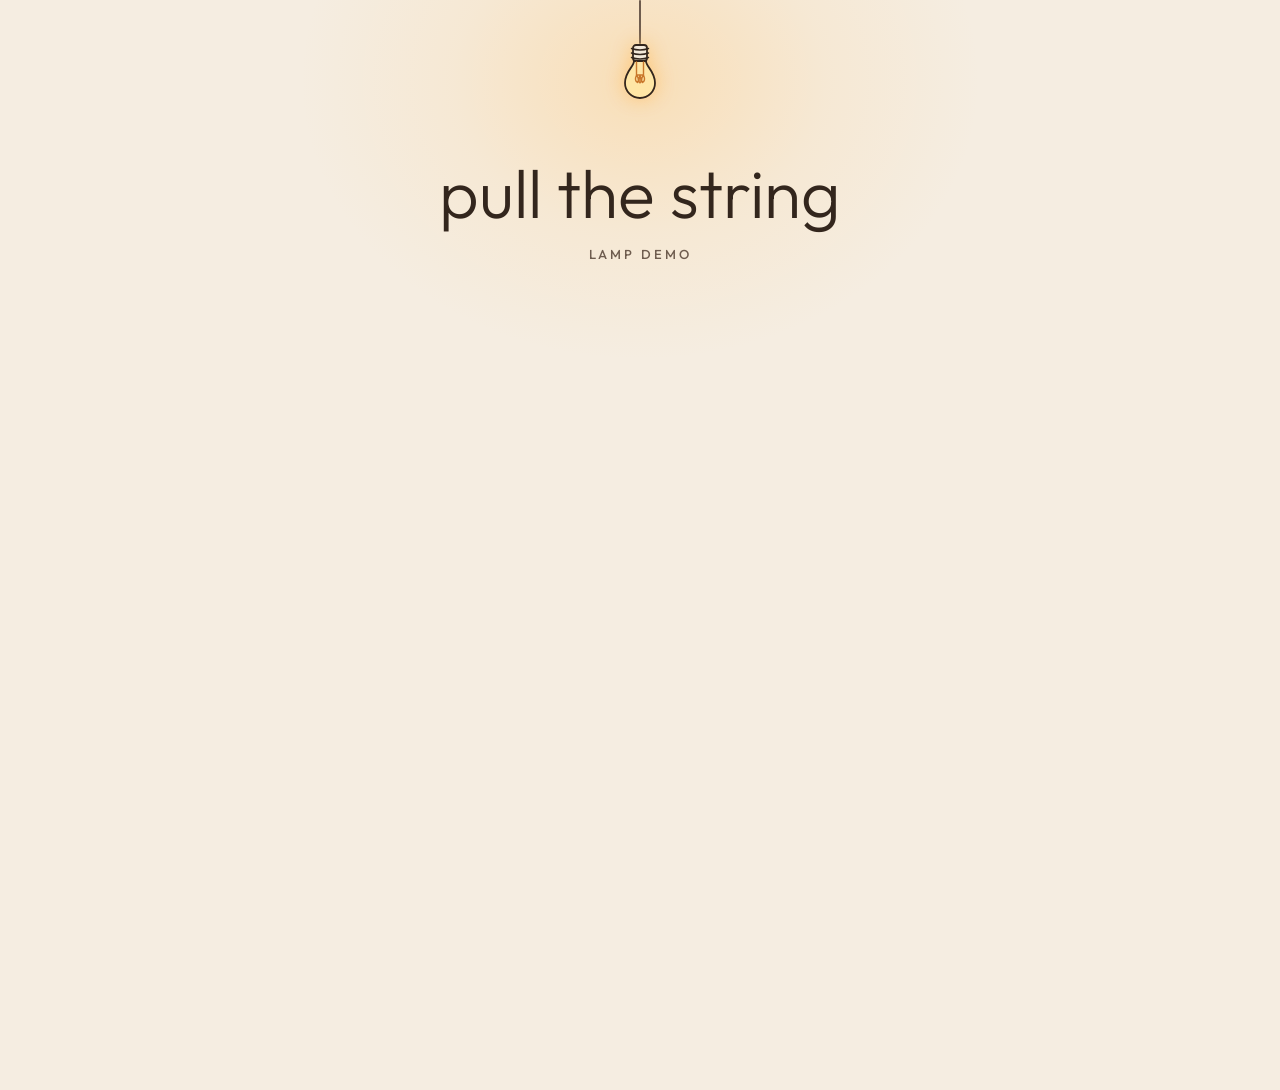
<file: lamp/demo.html>
<!doctype html>
<html lang="en">
<head>
  <meta charset="utf-8">
  <meta name="viewport" content="width=device-width, initial-scale=1">
  <title>Lamp demo</title>
  <link rel="preconnect" href="https://fonts.googleapis.com">
  <link rel="preconnect" href="https://fonts.gstatic.com" crossorigin>
  <link href="https://fonts.googleapis.com/css2?family=Outfit:wght@300..500&display=swap" rel="stylesheet">
  <link rel="stylesheet" href="lamp.css">
  <script>
    // Apply a saved light/dark choice before first paint so the page doesn't flash.
    try {
      const theme = localStorage.getItem("lamp.theme");
      if (theme === "light" || theme === "dark") document.documentElement.dataset.theme = theme;
    } catch { /* private mode etc. */ }
  </script>
  <style>
    /* page colors from duckweather, so the lamp looks exactly as it did there */
    :root { --bg: #f5ede1; --ink: #33261d; --ink-2: #6e5c4e; color-scheme: light; }
    @media (prefers-color-scheme: dark) {
      :root:not([data-theme="light"]) { --bg: #1d1713; --ink: #f3e8da; --ink-2: #c8b6a3; color-scheme: dark; }
    }
    :root[data-theme="dark"] { --bg: #1d1713; --ink: #f3e8da; --ink-2: #c8b6a3; color-scheme: dark; }

    body {
      margin: 0;
      background: var(--bg);
      color: var(--ink);
      font-family: "Outfit", system-ui, sans-serif;
    }
    .room {
      position: relative; /* the lamp hangs from the top of this */
      min-height: 100vh;
      padding: 150px 16px 40px;
      text-align: center;
    }
    h1 { margin: 0; font-weight: 300; font-size: clamp(40px, 7vw, 68px); }
    p { margin: 10px 0 0; font-size: 13px; font-weight: 500; letter-spacing: 0.22em; text-transform: uppercase; color: var(--ink-2); }
  </style>
</head>
<body>
  <div class="room">
    <div class="lamp-glow" aria-hidden="true"></div>
    <button class="lamp" id="lamp" type="button" aria-label="Turn the light off" title="pull the string">
      <span class="lamp-cord"></span>
      <svg viewBox="0 0 44 58" aria-hidden="true">
        <rect class="socket" x="15" y="1" width="14" height="16" rx="3"/>
        <path class="twine" d="M13.5 4.5Q22 7.5 30.5 4.5M13.5 9Q22 12 30.5 9M13.5 13.5Q22 16.5 30.5 13.5"/>
        <path class="glass" d="M16 17C16 23 7 27 7 39a15 15 0 0 0 30 0c0-12-9-16-9-22z"/>
        <path class="filament" d="M18.5 18v13M25.5 18v13M18.5 31h7M18.5 31q-2.5 6 1.2 7.5 1.8-3.5-1.2-7.5M22 31q-1.8 7 0 8 1.8-1 0-8M25.5 31q2.5 6-1.2 7.5-1.8-3.5 1.2-7.5"/>
      </svg>
    </button>

    <h1>pull the string</h1>
    <p>lamp demo</p>
  </div>
  <script src="lamp.js"></script>
</body>
</html>
</file>
<file: styles.css>
:root {
  /* Soft neutral palette: pale grey, cool grey, taupe, warm grey, charcoal */
  --ink: #3d3d3b;
  --muted: #777775;
  --bg: #ebebeb;
  --surface: #e0e2e6;      /* placeholder boxes, cards, pills */
  --faint: #98978f;        /* "coming soon" labels */
  --line: #d3d3d1;
  --line-strong: #c1b4aa;
  --button: #f2f2f1;
  --shadow: rgba(60, 55, 50, 0.08);
  --accent: #7cb87f;       /* green: active-tab dot and small highlights */
  color-scheme: light;
}

/* Dark mode: when the lamp is switched off (data-theme="dark"), or when the computer
   prefers dark and nobody has pulled the string yet. Keep the two blocks identical. */
@media (prefers-color-scheme: dark) {
  :root:not([data-theme="light"]) {
    --ink: #ebebeb;
    --muted: #a9a8a2;
    --bg: #262625;
    --surface: #323231;
    --faint: #777775;
    --line: #3e3e3c;
    --line-strong: #5a5652;
    --button: #2e2e2d;
    --shadow: rgba(0, 0, 0, 0.35);
    --accent: #7cb87f;
    color-scheme: dark;
  }
}
:root[data-theme="dark"] {
  --ink: #ebebeb;
  --muted: #a9a8a2;
  --bg: #262625;
  --surface: #323231;
  --faint: #777775;
  --line: #3e3e3c;
  --line-strong: #5a5652;
  --button: #2e2e2d;
  --shadow: rgba(0, 0, 0, 0.35);
  --accent: #7cb87f;
  color-scheme: dark;
}
*, *::before, *::after { box-sizing: border-box; }
html, body { margin: 0; padding: 0; min-height: 100%; background: var(--bg); }
body { font-family: 'Inter', system-ui, sans-serif; color: var(--ink); }
a { color: inherit; text-decoration: none; }

/* ---------- Navigation ---------- */
.nav {
  display: grid;
  grid-template-columns: 1fr auto 1fr;
  align-items: center;
  max-width: 920px;
  margin: 0 auto;
  padding: 18px 24px;
  font-size: 13px;
  text-transform: uppercase;
  letter-spacing: 0.04em;
}

.brand {
  display: inline-flex;
  align-items: center;
  gap: 8px;
  justify-self: start;
  color: var(--muted);
  transition: color 0.2s ease;
}
.brand:hover { color: var(--ink); }
.brand img { height: 26px; width: auto; display: block; }

.links {
  display: flex;
  gap: 24px;
  list-style: none;
  margin: 0;
  padding: 0;
}
.links { position: relative; }
.links a { color: var(--muted); transition: color 0.2s ease; }
/* Little green dot that marks the current tab and glides between tabs */
.tab-dot {
  position: absolute;
  top: 50%;
  left: 0;
  width: 6px;
  height: 6px;
  margin-top: -3px;
  border-radius: 50%;
  background: var(--accent);
  pointer-events: none;
  opacity: 0;
  transition: transform 0.45s cubic-bezier(0.65, 0, 0.35, 1), opacity 0.2s ease;
}
@media (prefers-reduced-motion: reduce) { .tab-dot { transition: opacity 0.2s ease; } }
.links a:hover,
.links a[aria-current="page"] { color: var(--ink); }

.social {
  display: flex;
  gap: 20px;
  justify-self: end;
  align-items: center;
}
.social a { color: var(--muted); display: grid; place-items: center; transition: color 0.2s ease; }
.social a:hover { color: var(--ink); }
.social svg { width: 16px; height: 16px; }

a:focus-visible { outline: 2px solid var(--ink); outline-offset: 4px; border-radius: 4px; }

html { scroll-behavior: smooth; }
@media (prefers-reduced-motion: reduce) { html { scroll-behavior: auto; } }

/* Shared compact column, same width as the nav */
.wrap { max-width: 920px; margin: 0 auto; padding: 0 24px; }

/* ---------- Hero: lamp + duck on an open "stage" (filler for a future interactive piece) ---------- */
.hero { padding-top: 8px; }
.placeholder {
  position: relative;
  isolation: isolate;      /* keeps the lamp's glow behind the duck */
  height: 400px;
}

/* Waving duck (filler for the future interactive piece). Layers are the same size, stacked. */
.duck {
  position: absolute;
  left: 50%;
  bottom: 36px;
  height: 230px;
  transform: translateX(-50%);
  aspect-ratio: 826 / 1302;
  cursor: pointer;
  -webkit-tap-highlight-color: transparent;
}
.duck .layer { position: absolute; inset: 0; width: 100%; height: 100%; }
.duck img.layer { display: block; user-select: none; -webkit-user-drag: none; pointer-events: none; }
.duck .rig { transform-origin: 50% 98%; }
.duck .shoulder { transform-origin: 77.3% 52.5%; }
.duck .arm { transform-origin: 84.56% 64.75%; }
.duck .eyes { transform-origin: 49.5% 26%; }
.duck .shadow {
  position: absolute;
  left: 10%; right: 10%; bottom: -2%;
  height: 5%;
  border-radius: 50%;
  background: radial-gradient(closest-side, rgba(0, 0, 0, 0.12), rgba(0, 0, 0, 0));
}
.duck:focus-visible { outline: 2px solid var(--ink); outline-offset: 8px; border-radius: 8px; }

.scroll-cue {
  display: grid;
  place-items: center;
  width: 36px; height: 36px;
  margin: 12px auto 0;
  color: var(--muted);
  transition: color 0.2s ease, transform 0.2s ease;
}
.scroll-cue:hover { color: var(--ink); transform: translateY(2px); }
.scroll-cue svg { width: 18px; height: 18px; }

/* ---------- Projects ---------- */
.projects { padding-top: 72px; padding-bottom: 96px; scroll-margin-top: 16px; }
.section-head {
  display: flex;
  flex-wrap: wrap;
  justify-content: space-between;
  align-items: baseline;
  gap: 8px 24px;
  margin: 0 0 28px;
  font-size: 13px;
  text-transform: uppercase;
  letter-spacing: 0.04em;
  color: var(--ink);
}
.section-head h2,
.section-head p { margin: 0; font-size: inherit; font-weight: 400; }
.section-head em { font-style: italic; }
.section-head strong { font-weight: 600; }
.section-head .tags li { text-transform: none; }   /* pills keep their own case ("project") */
.grid {
  display: grid;
  grid-template-columns: repeat(2, minmax(0, 1fr));
  gap: 40px 24px;
}
.card { display: block; }
.card-frame {
  aspect-ratio: 4 / 3;
  border-radius: 14px;
  background: var(--surface);
  overflow: hidden;
  display: grid;
  place-items: center;
  color: var(--faint);
  font-size: 11px;
  text-transform: uppercase;
  letter-spacing: 0.08em;
  transition: transform 0.3s ease, box-shadow 0.3s ease;
}
.card-frame img { width: 100%; height: 100%; object-fit: cover; display: block; }
.card:hover .card-frame { transform: translateY(-3px); box-shadow: 0 10px 30px var(--shadow); }
.card-title { margin: 14px 0 4px; font-size: 15px; font-weight: 500; color: var(--ink); }
/* Title on the left, rounded tag bubbles on the right */
.card-head { display: flex; justify-content: space-between; align-items: center; gap: 12px; margin: 14px 0 4px; }
.card-head .card-title { margin: 0; }
.tags { display: flex; gap: 6px; list-style: none; margin: 0; padding: 0; flex-shrink: 0; }
.tags li {
  padding: 4px 11px;
  border-radius: 999px;
  background: var(--surface);
  color: var(--muted);
  font-size: 11px;
  letter-spacing: 0.04em;
  line-height: 1.4;
}
.card-desc { margin: 0; font-size: 13px; line-height: 1.5; color: var(--muted); }

/* Phones: name + icons on top, tabs on their own row */
@media (max-width: 720px) {
  .nav {
    grid-template-columns: 1fr auto;
    row-gap: 12px;
    padding: 14px 16px;
  }
  .links { grid-column: 1 / -1; grid-row: 2; justify-content: center; }
  .social { gap: 18px; }
  .wrap { padding: 0 16px; }
  .placeholder { height: 320px; }
  /* smaller lamp on a shorter cord on phones */
  .placeholder .lamp { --cord: 24px; left: calc(50% - 15px); width: 30px; }
  .placeholder .lamp svg { width: 30px; height: 40px; }
  .placeholder .lamp-glow { top: 54px; }
  .duck { height: 190px; bottom: 30px; }
  .projects { padding-top: 56px; padding-bottom: 72px; }
  .grid { grid-template-columns: 1fr; gap: 32px; }
}

/* ---------- About page ---------- */
.about {
  display: grid;
  grid-template-columns: minmax(0, 1.25fr) minmax(0, 1fr);
  gap: 56px;
  align-items: start;
  padding-bottom: 96px;
}
.about-page { padding-top: 56px; }
.about-page .section-head { margin-bottom: 56px; }
.about h1 {
  margin: -6px 0 32px;       /* top lines up with the photo; extra space before the bio */
  font-size: 28px;
  font-weight: 400;
  letter-spacing: 0.02em;
  line-height: 1.2;
}

.hand {
  font-family: 'Caveat', cursive;
  font-weight: 500;
  font-size: 1.4em;
  letter-spacing: 0;
  line-height: 1;
}
.bio p { margin: 0 0 14px; font-size: 13px; line-height: 1.75; letter-spacing: 0.04em; color: var(--muted); }
.bio p:last-child { margin-bottom: 0; }
.photo {
  aspect-ratio: 4 / 5;
  border-radius: 14px;
  background: var(--surface);
  overflow: hidden;
  display: grid;
  place-items: center;
  color: var(--faint);
  font-size: 11px;
  text-transform: uppercase;
  letter-spacing: 0.08em;
}
.photo img { width: 100%; height: 100%; object-fit: cover; display: block; }

@media (max-width: 720px) {
  .about { grid-template-columns: 1fr; gap: 32px; padding-bottom: 72px; }
  .about-page { padding-top: 32px; }
  .about-page .section-head { margin-bottom: 36px; }
  .about h1 { font-size: 24px; }
  .photo { max-width: 320px; }
}

/* ---------- Case study pages ---------- */
.case { padding-top: 40px; padding-bottom: 96px; }
.back {
  display: inline-flex;
  align-items: center;
  gap: 6px;
  font-size: 12px;
  text-transform: uppercase;
  letter-spacing: 0.04em;
  color: var(--muted);
  transition: color 0.2s ease;
}
.back:hover { color: var(--ink); }
.back svg { width: 14px; height: 14px; }
.back.bottom { margin-top: 72px; }

.case-head { margin-top: 32px; }
/* Title on the left, project pills on the right */
.case-title { display: flex; justify-content: space-between; align-items: center; gap: 16px; margin-bottom: 8px; }
.case-head h1 { margin: 0; font-size: 28px; font-weight: 400; letter-spacing: 0.02em; }
.lede { margin: 0; font-size: 15px; letter-spacing: 0.02em; color: var(--muted); }

.facts {
  display: grid;
  grid-template-columns: repeat(3, minmax(0, 1fr));
  gap: 16px 24px;
  margin: 28px 0 0;
}
.facts dt {
  font-size: 10px;
  text-transform: uppercase;
  letter-spacing: 0.08em;
  color: color-mix(in srgb, var(--muted) 65%, var(--faint));   /* a touch lighter than the answers */
  margin-bottom: 8px;        /* more room under the label than between answer lines */
}
.facts dd { margin: 0; font-size: 13.5px; line-height: 1.4; letter-spacing: 0.01em; }
/* Little arrow next to the title that opens the live site */
.case-head h1 { display: inline-flex; align-items: center; gap: 6px; }
.visit { display: inline-flex; color: var(--muted); transition: color 0.2s ease; }
.visit:hover { color: var(--ink); }
.visit svg { width: 20px; height: 20px; transition: transform 0.2s ease; }
.visit:hover svg { transform: translate(2px, -2px); }

.case-banner, .case-image {
  border-radius: 14px;
  background: var(--surface);
  display: grid;
  place-items: center;
  color: var(--faint);
  font-size: 11px;
  text-transform: uppercase;
  letter-spacing: 0.08em;
  overflow: hidden;
}
.case-banner { aspect-ratio: 16 / 9; margin-top: 40px; }
.case-image { aspect-ratio: 4 / 3; }
.case-image.wide { aspect-ratio: 16 / 9; margin-top: 24px; }
/* Duckweather process: stage labels on top, then one row of three drawings per duck */
.layers { margin-top: 24px; }
.layer-labels, .layer-row { display: grid; grid-template-columns: repeat(3, minmax(0, 1fr)); gap: 16px; }
.layer-labels { list-style: none; margin: 0 0 12px; padding: 0 0 10px; border-bottom: 1px solid var(--surface); font-size: 13px; color: var(--muted); letter-spacing: 0.02em; }
.layer-labels span { margin-right: 8px; font-size: 11px; color: var(--faint); }
.layer-temp { margin: 28px 0 10px; font-size: 11px; letter-spacing: 0.04em; color: var(--faint); }
.layer-labels + .layer-temp { margin-top: 16px; }
.layer-row img { display: block; width: 100%; height: auto; }
/* The outline is black lines on transparent: flip it to white in dark mode so it shows */
@media (prefers-color-scheme: dark) { :root:not([data-theme="light"]) .line-art { filter: invert(1); } }
:root[data-theme="dark"] .line-art { filter: invert(1); }
.case-images { display: grid; grid-template-columns: repeat(2, minmax(0, 1fr)); gap: 16px; margin-top: 24px; }

.case-section {
  display: grid;
  grid-template-columns: 160px minmax(0, 1fr);
  column-gap: 32px;
  margin-top: 72px;
}
.case-section > *:not(.label) { grid-column: 2; }
.label {
  grid-column: 1;
  grid-row: 1 / span 4;
  margin: 2px 0 0;
  font-size: 12px;
  font-weight: 400;
  text-transform: uppercase;
  letter-spacing: 0.06em;
  color: var(--muted);
}
.prose p, .prose-note { margin: 0 0 14px; font-size: 14px; line-height: 1.75; letter-spacing: 0.02em; }
.prose p:last-child { margin-bottom: 0; }
.prose-note { color: var(--muted); }
.placeholder-text { color: var(--faint); font-style: italic; }

/* Try-it demo */
.demo {
  margin-top: 32px;
  display: grid;
  grid-template-columns: minmax(0, 1fr) minmax(0, 1fr);
  align-items: center;
  gap: 32px;
  padding: 28px;
  border-radius: 14px;
  background: var(--surface);
}
.demo-stage { display: grid; place-items: center; height: 260px; }
.demo-stage img { height: 240px; width: auto; max-width: 100%; object-fit: contain; display: block; }
.demo-temp { margin: 0; font-size: 56px; font-weight: 400; letter-spacing: -0.02em; line-height: 1; }
.demo-range { margin: 6px 0 20px; font-size: 12px; text-transform: uppercase; letter-spacing: 0.06em; color: var(--muted); }
.demo input[type="range"] { width: 100%; accent-color: var(--accent); }
.demo-scale { display: flex; justify-content: space-between; font-size: 11px; color: var(--muted); margin-top: 2px; }
.demo-rain {
  display: inline-flex; align-items: center; gap: 6px;
  margin-top: 20px;
  padding: 6px 14px;
  border: 1px solid var(--line);
  border-radius: 999px;
  background: var(--button);
  color: var(--muted);
  font: inherit;
  font-size: 12px;
  letter-spacing: 0.04em;
  cursor: pointer;
  transition: color 0.2s ease, border-color 0.2s ease, background 0.2s ease;
}
.demo-rain svg { width: 15px; height: 15px; }
.demo-rain:hover { color: var(--ink); border-color: var(--line-strong); }
.demo-rain[aria-pressed="true"] { color: #fff; background: #6f8fb3; border-color: #6f8fb3; }
.demo-rain:focus-visible { outline: 2px solid var(--ink); outline-offset: 3px; }

/* Duck grid */
/* Cold vs hot: three ducks beside a short note on the outfit choices */
.extremes { display: grid; gap: 40px; margin-top: 48px; }
.extreme { display: grid; grid-template-columns: minmax(0, 1fr) minmax(0, 1fr); gap: 24px; align-items: center; }
.extreme-ducks { display: grid; grid-template-columns: repeat(3, minmax(0, 1fr)); gap: 8px; align-items: end; }
.extreme-ducks img { display: block; width: 100%; height: 130px; object-fit: contain; object-position: center bottom; }
.duck-grid {
  display: grid;
  grid-template-columns: repeat(7, minmax(0, 1fr));
  gap: 20px 8px;
  margin-top: 36px;
}
.duck-grid figure { margin: 0; text-align: center; }
.duck-grid img { height: 96px; width: 100%; object-fit: contain; object-position: center bottom; display: block; }   /* feet on one line */
.duck-grid figcaption { margin-top: 6px; font-size: 11px; letter-spacing: 0.04em; color: var(--muted); }

@media (max-width: 720px) {
  .case { padding-top: 24px; padding-bottom: 72px; }
  .facts { grid-template-columns: repeat(2, minmax(0, 1fr)); }
  .case-section { grid-template-columns: 1fr; margin-top: 56px; }
  .case-section > *:not(.label) { grid-column: 1; }
  .label { grid-row: auto; margin-bottom: 14px; }
  .demo { grid-template-columns: 1fr; padding: 20px; gap: 16px; }
  .demo-stage { height: 220px; }
  .demo-stage img { height: 200px; }
  .duck-grid { grid-template-columns: repeat(4, minmax(0, 1fr)); }
  .extreme { grid-template-columns: 1fr; gap: 16px; }
  .case-images { grid-template-columns: 1fr; }
  .layer-labels, .layer-row { gap: 10px; }
  .layer-labels { font-size: 11px; }
  .layer-labels span { display: block; margin: 0 0 2px; }
}

/* ---------- Project showcase: app screenshot in a browser window on a soft sky ---------- */
/* Sky colours are taken from the Duckweather app itself */
.showcase { background: linear-gradient(180deg, #a9c3de 0%, #c9d8e8 45%, #efe6d8 100%); }
.mock {
  width: 84%;
  border-radius: 10px;
  overflow: hidden;
  background: #f6f2ec;
  box-shadow: 0 1px 2px rgba(30, 45, 70, 0.08), 0 18px 40px rgba(30, 50, 80, 0.18);
  transition: transform 0.4s ease, box-shadow 0.4s ease;
}
.mock-bar {
  display: flex;
  align-items: center;
  gap: 5px;
  height: 18px;
  padding: 0 9px;
  background: #f6f2ec;
  border-bottom: 1px solid rgba(60, 50, 40, 0.06);
}
.mock-bar span { width: 6px; height: 6px; border-radius: 50%; background: #ddd6cc; }
.card-frame .mock img,
.mock img { display: block; width: 100%; height: auto; object-fit: initial; }
.card:hover .card-frame.showcase { transform: none; box-shadow: none; }
.card:hover .mock { transform: translateY(-4px); box-shadow: 0 1px 2px rgba(30, 45, 70, 0.08), 0 26px 50px rgba(30, 50, 80, 0.24); }

.case-banner.showcase .mock { width: 78%; border-radius: 12px; }
.case-banner.showcase .mock-bar { height: 24px; gap: 6px; padding: 0 12px; }
.case-banner.showcase .mock-bar span { width: 8px; height: 8px; }

@media (max-width: 720px) {
  .mock { width: 88%; border-radius: 8px; }
  .case-banner.showcase .mock { width: 88%; border-radius: 8px; }
  .mock-bar, .case-banner.showcase .mock-bar { height: 14px; gap: 4px; padding: 0 7px; }
  .mock-bar span, .case-banner.showcase .mock-bar span { width: 5px; height: 5px; }
}

/* Light mode shows the daytime screenshot on a day sky; dark mode shows the night
   screenshot on a night sky (colours from the app's night mode). Keep the two blocks identical. */
.shot-night { display: none !important; }
@media (prefers-color-scheme: dark) {
  :root:not([data-theme="light"]) .shot-day { display: none !important; }
  :root:not([data-theme="light"]) .shot-night { display: block !important; }
  :root:not([data-theme="light"]) .showcase { background: linear-gradient(180deg, #343b4f 0%, #292a33 50%, #241e1a 100%); }
  :root:not([data-theme="light"]) .showcase .mock { background: #2a2522; box-shadow: 0 0 0 1px rgba(255, 255, 255, 0.07), 0 18px 44px rgba(0, 0, 0, 0.45); }
  :root:not([data-theme="light"]) .showcase .mock-bar { background: #2a2522; border-bottom-color: rgba(255, 255, 255, 0.05); }
  :root:not([data-theme="light"]) .showcase .mock-bar span { background: #4b443e; }
  :root:not([data-theme="light"]) .card:hover .showcase .mock { box-shadow: 0 0 0 1px rgba(255, 255, 255, 0.09), 0 26px 54px rgba(0, 0, 0, 0.55); }
}
:root[data-theme="dark"] .shot-day { display: none !important; }
:root[data-theme="dark"] .shot-night { display: block !important; }
:root[data-theme="dark"] .showcase { background: linear-gradient(180deg, #343b4f 0%, #292a33 50%, #241e1a 100%); }
:root[data-theme="dark"] .showcase .mock { background: #2a2522; box-shadow: 0 0 0 1px rgba(255, 255, 255, 0.07), 0 18px 44px rgba(0, 0, 0, 0.45); }
:root[data-theme="dark"] .showcase .mock-bar { background: #2a2522; border-bottom-color: rgba(255, 255, 255, 0.05); }
:root[data-theme="dark"] .showcase .mock-bar span { background: #4b443e; }
:root[data-theme="dark"] .card:hover .showcase .mock { box-shadow: 0 0 0 1px rgba(255, 255, 255, 0.09), 0 26px 54px rgba(0, 0, 0, 0.55); }

/* ---------- Project video (replaces the banner on case pages) ---------- */
.case-video {
  position: relative;
  margin-top: 32px;
  border-radius: 14px;
  overflow: hidden;
  background: #b3d1ea;   /* the video's opening sky, shown while it loads */
}
.case-video video { display: block; width: 100%; height: auto; aspect-ratio: 16 / 9; }


@media (max-width: 720px) {
  .case-video { border-radius: 10px; }
}

/* ---------- On-this-page contents (case studies) ---------- */
/* Sits in the empty left margin beside the 920px column; hidden when there isn't room */
.toc {
  position: fixed;
  top: 140px;              /* set by the page script (level with "Overview", or the video on Duckweather) */
  left: max(24px, calc((100vw - 920px) / 2 - 196px));
  width: 160px;
  font-size: 12px;
  text-transform: uppercase;
  letter-spacing: 0.06em;
  z-index: 5;
}
.toc-title { margin: 0 0 20px; color: var(--faint); }
.toc ul { position: relative; list-style: none; margin: 0; padding: 0 0 0 18px; }
.toc li { margin: 0; }
.toc a {
  display: block;
  padding: 10px 0;
  color: var(--muted);
  transition: color 0.2s ease;
}
.toc a:hover,
.toc a[aria-current] { color: var(--ink); }
.toc-dot {
  position: absolute;
  top: 0;
  left: 0;
  width: 6px;
  height: 6px;
  border-radius: 50%;
  background: var(--accent);
  opacity: 0;
  pointer-events: none;
  transition: transform 0.45s cubic-bezier(0.65, 0, 0.35, 1), opacity 0.2s ease;
}
@media (prefers-reduced-motion: reduce) { .toc-dot { transition: opacity 0.2s ease; } }
@media (max-width: 1299px) { .toc { display: none; } }

/* Jumping to a section leaves a little room above its heading */
.case-section { scroll-margin-top: 48px; }

/* Overview: short lead, a row of key numbers, then a softer supporting paragraph */
.prose p.lead { font-size: 15px; line-height: 1.7; color: var(--ink); }
/* Body text in case studies: darker than the nav grey so it reads comfortably */
.case-section .prose p:not(.lead):not(.placeholder-text):not(.mini-label):not(.source) { color: color-mix(in srgb, var(--ink) 72%, var(--muted)); }
.stats {
  display: grid;
  grid-template-columns: repeat(3, minmax(0, 1fr));
  gap: 16px 24px;
  list-style: none;
  margin: 28px 0;
  padding: 20px 0;
  border-top: 1px solid var(--line);
  border-bottom: 1px solid var(--line);
}
.stats strong {
  display: block;
  font-size: 26px;
  font-weight: 400;
  letter-spacing: -0.01em;
  line-height: 1.1;
  color: var(--ink);
}
.stats span {
  display: block;
  margin-top: 6px;
  font-size: 10px;
  text-transform: uppercase;
  letter-spacing: 0.08em;
  color: color-mix(in srgb, var(--muted) 65%, var(--faint));
}
@media (max-width: 720px) {
  .stats { gap: 12px; }
  .stats strong { font-size: 22px; }
}

/* ---------- Case study building blocks (Protect Pollinators and later projects) ---------- */
.case-hero { margin: 32px 0 0; border-radius: 14px; overflow: hidden; background: var(--surface); }
.case-hero img { display: block; width: 100%; height: auto; aspect-ratio: 16 / 10; object-fit: cover; }
/* The image itself is rounded (not the figure), so a caption underneath never squares off its bottom corners */
.frame { margin: 24px 0 0; }
.frame img, .frame video { display: block; width: 100%; height: auto; border-radius: 12px; background: var(--surface); }
.frame figcaption, .type-sample figcaption, .type-sample small {
  display: block;
  padding: 10px 2px 0;
  font-size: 10px;
  text-transform: uppercase;
  letter-spacing: 0.08em;
  color: color-mix(in srgb, var(--muted) 65%, var(--faint));
}
.mini-label {
  margin: 0 0 8px;
  font-size: 10px;
  text-transform: uppercase;
  letter-spacing: 0.08em;
  color: color-mix(in srgb, var(--muted) 65%, var(--faint));
}
.prose p.pull { font-size: 18px; line-height: 1.5; color: var(--ink); letter-spacing: 0; }
.audience { margin-top: 24px; padding: 16px 18px; border-radius: 12px; background: var(--surface); }
.audience p:last-child { margin: 0; font-size: 13.5px; line-height: 1.65; }

/* three pillars */
.pillars { display: grid; grid-template-columns: repeat(3, minmax(0, 1fr)); gap: 16px; list-style: none; margin: 20px 0 0; padding: 0; }
.pillars li { padding: 18px; border-radius: 12px; background: var(--surface); }
.pillars strong { display: block; margin-bottom: 6px; font-size: 15px; font-weight: 500; }
.pillars p { margin: 0; font-size: 13px; line-height: 1.6; color: color-mix(in srgb, var(--ink) 72%, var(--muted)); }

/* type + colour */
.type-color { display: grid; grid-template-columns: minmax(0, 1.4fr) minmax(0, 1fr); gap: 32px; margin-top: 32px; }
.type-sample { margin: 0 0 18px; }
.type-sample.sigurd img { display: block; width: 72%; height: auto; }
@media (prefers-color-scheme: dark) { :root:not([data-theme="light"]) .type-sample.sigurd img { filter: invert(1); } }
:root[data-theme="dark"] .type-sample.sigurd img { filter: invert(1); }
.type-sample span { display: block; font-size: 20px; line-height: 1.3; color: var(--ink); }
.type-sample small { padding-top: 6px; }
.futura { font-family: "Futura PT", Futura, "Century Gothic", "Avenir Next", sans-serif; font-weight: 500; }
.georgia { font-family: Georgia, "Times New Roman", serif; }
.palette { display: grid; grid-template-columns: repeat(3, minmax(0, 1fr)); gap: 10px; list-style: none; margin: 0; padding: 0; }
.palette li { aspect-ratio: 1; border-radius: 10px; background: var(--c); display: flex; align-items: flex-end; padding: 8px; }
.palette span { font-size: 10px; letter-spacing: 0.06em; color: rgba(30, 30, 30, 0.75); }

/* final + text side by side */
.split { display: grid; grid-template-columns: minmax(0, 1fr) minmax(0, 1fr); gap: 32px; align-items: start; margin-top: 8px; }
.split .frame { margin-top: 0; }
.split.build-shots { margin-top: 28px; gap: 16px; }
.split.reverse { margin-top: 24px; grid-template-columns: minmax(0, 0.8fr) minmax(0, 1.2fr); gap: 16px; align-items: stretch; }
.split.reverse .frame img { height: 100%; object-fit: cover; }

/* process steps */
.steps-title { margin-top: 40px; }
.steps { display: grid; grid-template-columns: repeat(4, minmax(0, 1fr)); gap: 16px; list-style: none; margin: 0; padding: 0; }
.steps.three { grid-template-columns: repeat(3, minmax(0, 1fr)); }
.steps figure { margin: 0 0 10px; border-radius: 10px; overflow: hidden; background: var(--surface); aspect-ratio: 3 / 4; }
.steps.three figure { aspect-ratio: 4 / 3; }
.steps img { display: block; width: 100%; height: 100%; object-fit: cover; object-position: top; }
.step-n { display: block; margin-bottom: 4px; font-size: 10px; text-transform: uppercase; letter-spacing: 0.08em; color: var(--ink); }
.steps p { margin: 0; font-size: 12.5px; line-height: 1.55; color: color-mix(in srgb, var(--ink) 72%, var(--muted)); }
.after-steps { margin-top: 24px; }

/* packets + carousel rows */
.packets, .slides { display: grid; grid-template-columns: repeat(4, minmax(0, 1fr)); gap: 12px; list-style: none; margin: 24px 0 0; padding: 0; }
.packets img, .slides img { display: block; width: 100%; height: auto; border-radius: 8px; }
.packets span { display: block; margin-top: 8px; font-size: 11px; letter-spacing: 0.04em; color: var(--muted); }

.credits { margin: 28px 0 0; font-size: 11px; line-height: 1.6; letter-spacing: 0.02em; color: var(--faint); }

@media (max-width: 720px) {
  .pillars { grid-template-columns: 1fr; }
  .type-color, .split, .split.reverse { grid-template-columns: 1fr; }
  .steps, .steps.three { grid-template-columns: repeat(2, minmax(0, 1fr)); }
  .packets, .slides { grid-template-columns: repeat(2, minmax(0, 1fr)); }
  .type-sample.sigurd img { width: 100%; }
}

/* ---------- A Night to Remember extras ---------- */
.team { display: grid; grid-template-columns: repeat(4, minmax(0, 1fr)); gap: 12px; list-style: none; margin: 0; padding: 0; }
.team li { padding: 16px; border-radius: 12px; background: var(--surface); }
.team strong { display: block; font-size: 13.5px; font-weight: 500; color: var(--ink); }
.team span { display: block; margin-top: 4px; font-size: 12px; line-height: 1.5; color: var(--muted); }
.team li.is-me { box-shadow: inset 0 0 0 1px var(--ink); }
.team li.is-me strong::before {
  content: '';
  display: inline-block;
  width: 6px; height: 6px;
  margin: 0 7px 2px 0;
  border-radius: 50%;
  background: var(--accent);
  vertical-align: middle;
}
.prose p.source { font-size: 11px; letter-spacing: 0.02em; color: var(--faint); }
.poppins { font-family: 'Poppins', sans-serif; font-weight: 600; }
.type-sample.script img { display: block; height: 110px; width: auto; }
.palette.five { grid-template-columns: repeat(5, minmax(0, 1fr)); }
.palette li.on-dark span { color: rgba(255, 255, 255, 0.85); }
.slides.three { grid-template-columns: repeat(3, minmax(0, 1fr)); }
.booth { display: grid; grid-template-columns: 1.6fr 1fr 1fr 0.6fr; gap: 12px; align-items: stretch; margin-top: 24px; }
.booth .frame { margin: 0; display: grid; place-items: center; }
.booth .frame img { width: 100%; height: 100%; object-fit: contain; }

/* script sample is black ink: flip it to light ink in dark mode. Keep the two blocks identical. */
@media (prefers-color-scheme: dark) { :root:not([data-theme="light"]) .type-sample.script img { filter: invert(1); } }
:root[data-theme="dark"] .type-sample.script img { filter: invert(1); }

@media (max-width: 720px) {
  .team { grid-template-columns: repeat(2, minmax(0, 1fr)); }
  .palette.five { grid-template-columns: repeat(3, minmax(0, 1fr)); }
  .slides.three { grid-template-columns: repeat(3, minmax(0, 1fr)); gap: 8px; }
  .booth { grid-template-columns: 1fr 1fr; }
  .booth .booth-main { grid-column: 1 / -1; }
}

/* ---------- Totten Trot extras ---------- */
.video-split { grid-template-columns: minmax(0, 0.9fr) minmax(0, 1.1fr); align-items: center; }
.timelapse video { display: block; width: 100%; height: auto; aspect-ratio: 640 / 920; background: #fff; }
.steps figure.dark, .dark-frame img { background: #2a2a30; }

/* ---------- Art page ---------- */
.art-page { padding-top: 56px; padding-bottom: 96px; }
@media (max-width: 720px) { .art-page { padding-top: 32px; padding-bottom: 72px; } }

/* Filter chips */
.art-filters { display: flex; flex-wrap: wrap; gap: 8px; margin: 0 0 28px; }
.chip {
  padding: 6px 14px;
  border: 1px solid var(--line);
  border-radius: 999px;
  background: none;
  color: var(--muted);
  font: inherit;
  font-size: 12px;
  letter-spacing: 0.04em;
  cursor: pointer;
  transition: color 0.2s ease, border-color 0.2s ease, background 0.2s ease;
}
.chip:hover { color: var(--ink); border-color: var(--line-strong); }
.chip[aria-pressed="true"] { color: var(--bg); background: var(--ink); border-color: var(--ink); }
.chip:focus-visible { outline: 2px solid var(--ink); outline-offset: 2px; }

/* Masonry: pieces keep their own shape and stack in columns */
.masonry { position: relative; columns: 3; column-gap: 20px; list-style: none; margin: 0; padding: 0; }
.art-item { break-inside: avoid; margin: 0 0 22px; will-change: transform; }
.art-item[hidden] { display: none; }
.art-open {
  display: block;
  width: 100%;
  padding: 0;
  border: 0;
  border-radius: 2px;
  overflow: hidden;
  background: var(--surface);
  cursor: zoom-in;
}
.art-open img { display: block; width: 100%; height: auto; transition: transform 0.4s ease; }
.art-open:hover img { transform: scale(1.025); }
.art-open:focus-visible { outline: 2px solid var(--ink); outline-offset: 3px; }
.art-caption { display: flex; justify-content: space-between; gap: 12px; margin: 8px 2px 0; font-size: 12px; }
.art-caption span { color: var(--ink); }
.art-caption small { font-size: 11px; color: var(--muted); text-align: right; }

/* Lightbox */
.lightbox {
  width: 100vw; height: 100vh; max-width: none; max-height: none;
  margin: 0; padding: 0; border: 0;
  background: transparent;
  display: none;
  align-items: center;
  justify-content: center;
}
.lightbox[open] { display: flex; }
.lightbox::backdrop { background: rgba(15, 15, 14, 0.88); }
.lightbox figure { margin: 0; display: flex; flex-direction: column; align-items: center; max-width: min(1100px, 84vw); }
.lightbox img { display: block; max-width: 100%; max-height: 80vh; width: auto; height: auto; border-radius: 2px; }
.lightbox figcaption { display: flex; gap: 12px; align-items: baseline; margin-top: 14px; color: #f2f1ee; font-size: 13px; }
.lightbox figcaption small { font-size: 11px; color: #a9a8a3; letter-spacing: 0.04em; }
.lb-close, .lb-nav {
  display: grid; place-items: center;
  border: 0; background: rgba(255, 255, 255, 0.1); color: #fff;
  border-radius: 50%; cursor: pointer;
  transition: background 0.2s ease;
}
.lb-close:hover, .lb-nav:hover { background: rgba(255, 255, 255, 0.2); }
.lb-close { position: absolute; top: 20px; right: 20px; width: 40px; height: 40px; }
.lb-nav { width: 44px; height: 44px; margin: 0 16px; flex-shrink: 0; }
.lb-close svg, .lb-nav svg { width: 20px; height: 20px; }

@media (max-width: 900px) { .masonry { columns: 2; column-gap: 14px; } }
@media (max-width: 720px) {
  .lb-nav { position: absolute; bottom: 24px; margin: 0; }
  .lb-prev { left: calc(50% - 56px); }
  .lb-next { right: calc(50% - 56px); }
  .lightbox figure { max-width: 92vw; }
  .lightbox img { max-height: 70vh; }
}

/* About: portrait + off the clock */
.photo img { width: 100%; height: 100%; object-fit: cover; display: block; }
.off-clock { padding-bottom: 96px; }
.oc-group { display: grid; grid-template-columns: 200px minmax(0, 1fr); gap: 32px; margin-bottom: 56px; }
.oc-intro h3 { margin: 0 0 8px; font-size: 12px; font-weight: 400; text-transform: uppercase; letter-spacing: 0.06em; color: var(--ink); }
.oc-intro p { margin: 0; font-size: 13px; line-height: 1.65; }
.oc-photos { display: grid; grid-template-columns: repeat(2, minmax(0, 1fr)); gap: 12px; list-style: none; margin: 0; padding: 0; }
.oc-photos.three { grid-template-columns: repeat(3, minmax(0, 1fr)); }
.oc-photos li { border-radius: 12px; overflow: hidden; background: var(--surface); aspect-ratio: 4 / 3; }
.oc-photos.three li { aspect-ratio: 3 / 4; }
.oc-photos li.wide { grid-column: span 2; aspect-ratio: 16 / 9; }
.oc-photos img { display: block; width: 100%; height: 100%; object-fit: cover; }
@media (max-width: 720px) {
  .oc-group { grid-template-columns: 1fr; gap: 16px; margin-bottom: 40px; }
  .oc-photos { gap: 8px; }
  .off-clock { padding-bottom: 72px; }
}

/* Transparent line sketches sit straight on the page (no card); black lines flip to white in dark mode. Keep the two blocks identical. */
.frame.sketch img { background: none; border-radius: 0; }
@media (prefers-color-scheme: dark) { :root:not([data-theme="light"]) .frame.sketch img { filter: invert(1); } }
:root[data-theme="dark"] .frame.sketch img { filter: invert(1); }

/* Concept: base duck sketch with a note beside it */
.base-duck {
  display: grid;
  grid-template-columns: 140px minmax(0, 1fr);
  align-items: center;
  column-gap: 32px;
  margin-top: 48px;
}
.base-duck .frame.base { margin: 0; }
.base-duck .frame.base img { width: 100%; }
@media (max-width: 720px) {
  .base-duck { grid-template-columns: 100px minmax(0, 1fr); column-gap: 20px; }
}

/* ---------- Protect Pollinators layout touch-ups ---------- */
/* Inline facts (e.g. Audience) under a paragraph, without a box */
.facts.inline-facts { grid-template-columns: 1fr; margin-top: 24px; padding-top: 16px; border-top: 1px solid var(--surface); }

/* Numbered row, in the same style as Duckweather's "01 Outline" stage labels */
.numbered { display: grid; grid-template-columns: repeat(3, minmax(0, 1fr)); gap: 24px; list-style: none; margin: 24px 0 0; padding: 0; }
.numbered li { padding-top: 12px; border-top: 1px solid var(--line); }
.numbered .num { display: block; margin-bottom: 10px; font-size: 11px; color: var(--faint); letter-spacing: 0.04em; }
.numbered strong { display: block; font-size: 15px; font-weight: 500; color: var(--ink); }
.numbered small { display: block; margin: 2px 0 8px; font-size: 10px; text-transform: uppercase; letter-spacing: 0.08em; color: color-mix(in srgb, var(--muted) 65%, var(--faint)); }
.numbered p { margin: 0; font-size: 13px; line-height: 1.6; color: color-mix(in srgb, var(--ink) 72%, var(--muted)); }

/* Iterations: numbered labels once on top, then the drafts with short notes */
.iter { margin-top: 48px; }
.iter-labels, .iter-row { display: grid; grid-template-columns: repeat(var(--cols, 4), minmax(0, 1fr)); gap: 16px; list-style: none; margin: 0; padding: 0; }
.iter-labels { margin-bottom: 12px; padding-bottom: 10px; border-bottom: 1px solid var(--surface); font-size: 13px; color: var(--muted); letter-spacing: 0.02em; }
.iter-labels span { margin-right: 8px; font-size: 11px; color: var(--faint); }
.iter-row figure { margin: 0 0 10px; aspect-ratio: 3 / 4; border-radius: 10px; overflow: hidden; background: var(--surface); }
.iter[style*="--cols:3"] .iter-row figure { aspect-ratio: 4 / 3; }
.iter-row img { display: block; width: 100%; height: 100%; object-fit: cover; object-position: top; }
.iter-row p { margin: 0; font-size: 12.5px; line-height: 1.55; color: color-mix(in srgb, var(--ink) 72%, var(--muted)); }

/* Packet back beside its notes */
.split.back-split { grid-template-columns: minmax(0, 0.8fr) minmax(0, 1.2fr); align-items: center; margin-top: 24px; }

@media (max-width: 720px) {
  .numbered { grid-template-columns: 1fr; gap: 16px; }
  .iter-labels, .iter-row { gap: 8px; }
  .iter-labels { font-size: 11px; }
  .iter-labels span { display: block; margin: 0 0 2px; }
  .iter-row p { font-size: 11.5px; }
  .split.back-split { grid-template-columns: 1fr; }
}

/* Home card: image set slightly inside the frame on a soft gradient, like the Duckweather card */
.card-frame.framed { display: grid; place-items: center; }
.card-frame.framed img {
  width: 90%;
  height: 86%;
  object-fit: cover;
  border-radius: 10px;
  box-shadow: 0 1px 2px rgba(40, 35, 25, 0.08), 0 18px 40px rgba(50, 40, 25, 0.2);
  transition: transform 0.4s ease, box-shadow 0.4s ease;
}
.card:hover .card-frame.framed { transform: none; box-shadow: none; }
.card:hover .card-frame.framed img { transform: translateY(-4px); box-shadow: 0 1px 2px rgba(40, 35, 25, 0.08), 0 26px 50px rgba(50, 40, 25, 0.26); }
/* Regional Roots: goldenrod yellow drifting into aster blue, from the flowers on the packets */
.card-frame.rr { background: linear-gradient(135deg, #f1e3a6 0%, #e9e1cf 48%, #c9d0ea 100%); }
@media (max-width: 720px) { .card-frame.framed img { width: 92%; height: 88%; border-radius: 8px; } }
/* Hero the same shape as the Duckweather video (16:9), so Role / Timeline / Tools sit higher */
.case-hero.fit img { aspect-ratio: 16 / 9; }
@media (max-width: 720px) { .case-hero.fit { border-radius: 10px; } }
/* Extra breathing room between case-study sections (Regional Roots) */
.case.roomy .case-section { margin-top: 128px; }
@media (max-width: 720px) { .case.roomy .case-section { margin-top: 88px; } }
.prose p.pull strong { font-weight: 600; }
.numbered ul { margin: 10px 0 0; padding: 0; list-style: none; font-size: 12.5px; line-height: 1.55; color: color-mix(in srgb, var(--ink) 72%, var(--muted)); }
.numbered ul li { position: relative; padding: 0 0 0 12px; border: 0; }
.numbered ul li + li { margin-top: 4px; }
.numbered ul li::before { content: ''; position: absolute; left: 0; top: 0.62em; width: 4px; height: 4px; border-radius: 50%; background: var(--faint); }
/* Strategy columns: rows line up across all three (subgrid), the sentence reads first,
   and the key points follow as a green-dot list */
.numbered:has(ul) { grid-template-rows: repeat(5, auto); row-gap: 0; }
.numbered:has(ul) > li { display: grid; grid-row: span 5; grid-template-rows: subgrid; }
.numbered:has(ul) > li > p { margin-bottom: 16px; font-size: 13.5px; color: var(--ink); }
.numbered ul { margin: 0; padding: 0; }
.numbered ul li::before { background: var(--accent); }
@media (max-width: 720px) {
  .numbered:has(ul) { grid-template-rows: none; row-gap: 24px; }
  .numbered:has(ul) > li { display: block; }
}
/* Collage with a see-through background: no rounded grey box behind it */
.frame.cutout img { background: none; border-radius: 0; }
/* Type & color: three "Aa" specimens over a row of pill swatches */
.type-color-row { margin-top: 56px; }
.specimens { display: grid; grid-template-columns: repeat(3, minmax(0, 1fr)); gap: 24px; margin-top: 20px; }
.spec { margin: 0; }
.spec img, .spec .aa { display: block; height: 64px; margin-bottom: 14px; }
.spec img { width: auto; }
.spec .aa { font-size: 84px; line-height: 64px; color: var(--ink); }
.spec .aa.georgia { font-weight: 400; }
.spec figcaption { font-size: 13.5px; font-weight: 500; color: var(--ink); }
.spec figcaption small { display: block; margin-top: 3px; font-size: 10px; font-weight: 400; text-transform: uppercase; letter-spacing: 0.08em; color: color-mix(in srgb, var(--muted) 65%, var(--faint)); }
.swatches { display: grid; grid-template-columns: repeat(6, minmax(0, 1fr)); gap: 16px; list-style: none; margin: 40px 0 0; padding: 0; font-size: 12px; letter-spacing: 0.02em; color: color-mix(in srgb, var(--ink) 72%, var(--muted)); }
.swatches span { display: block; height: 40px; margin-bottom: 10px; border-radius: 999px; background: var(--c); }
@media (prefers-color-scheme: dark) { :root:not([data-theme="light"]) .spec img { filter: invert(1); } }
:root[data-theme="dark"] .spec img { filter: invert(1); }
@media (max-width: 720px) {
  .specimens { gap: 12px; }
  .spec img, .spec .aa { height: 44px; }
  .spec .aa { font-size: 58px; line-height: 44px; }
  .swatches { grid-template-columns: repeat(3, minmax(0, 1fr)); gap: 16px 12px; }
}
/* Even out the cap heights so the three "Aa" read the same size */
.spec .aa.georgia { font-size: 90px; }
.spec .aa.futura { font-size: 80px; }
@media (max-width: 720px) { .spec .aa.georgia { font-size: 62px; } .spec .aa.futura { font-size: 55px; } }
/* Sigurd "Aa" drawn as vector outlines from the font, so it stays sharp and follows the theme colour */
.spec .aa-svg { display: block; height: 64px; width: auto; margin-bottom: 14px; color: var(--ink); overflow: visible; }
@media (max-width: 720px) { .spec .aa-svg { height: 44px; } }
/* Closer to the reference: centred specimens, shorter pill swatches with the hex centred underneath */
.spec { text-align: center; }
.spec .aa-svg, .spec .aa { margin-left: auto; margin-right: auto; }
.swatches { text-align: center; margin-top: 48px; }
.swatches span { width: 72px; height: 46px; margin: 0 auto 10px; }
@media (max-width: 720px) { .swatches span { width: 60px; height: 38px; } }
/* Hex codes in the same small caps label style as the rest of the page */
.swatches li { font-size: 10.5px; text-transform: uppercase; letter-spacing: 0.08em; color: color-mix(in srgb, var(--muted) 80%, var(--ink)); }
.type-color-row { margin-top: 104px; }
@media (max-width: 720px) { .type-color-row { margin-top: 72px; } }
.type-notes { margin-top: 48px; }
/* Typesetting: no single-word last lines in body copy, evenly balanced headings */
p, li, dd, figcaption, blockquote { text-wrap: pretty; }
h1, h2, h3, .lede { text-wrap: balance; }
/* Problem statement: large enough that the first line runs the full width of the text column */
.prose p.pull { font-size: 22px; line-height: 1.45; letter-spacing: -0.005em; }
@media (max-width: 720px) { .prose p.pull { font-size: 18px; } }
/* Final poster: crisper corners, and it opens larger on click */
.poster-frame img { border-radius: 4px; }
.zoomable { display: block; width: 100%; padding: 0; border: 0; background: none; cursor: pointer; }
.zoomable img { transition: transform 0.3s ease, box-shadow 0.3s ease; }
.zoomable:hover img { transform: translateY(-3px); box-shadow: 0 16px 36px var(--shadow); }
.zoomable:focus-visible { outline: 2px solid var(--ink); outline-offset: 4px; border-radius: 4px; }

/* Viewer: the whole poster, as large as the screen allows */
.zoom-view img { display: block; max-height: 92vh; max-width: 92vw; width: auto; height: auto; border-radius: 2px; }
.zoom-view .lb-close { position: fixed; z-index: 1; background: rgba(30, 30, 28, 0.6); }
.prose.airy p { margin-bottom: 24px; }
.prose.airy p:last-child { margin-bottom: 0; }
/* Poster iterations: two per row so the drafts are big enough to read */
.iter-grid ol { display: grid; grid-template-columns: repeat(2, minmax(0, 1fr)); gap: 40px 28px; list-style: none; margin: 12px 0 0; padding: 0; }
.iter-grid .iter-name { margin: 0 0 12px; padding-bottom: 10px; border-bottom: 1px solid var(--surface); font-size: 13px; color: var(--muted); letter-spacing: 0.02em; }
.iter-grid .iter-name span { margin-right: 8px; font-size: 11px; color: var(--faint); }
.iter-grid figure { margin: 0 0 12px; aspect-ratio: 7 / 10; border-radius: 6px; overflow: hidden; background: var(--surface); }
.iter-grid img { display: block; width: 100%; height: 100%; object-fit: cover; object-position: top; }
.iter-grid li > p:last-child { margin: 0; font-size: 13px; line-height: 1.6; color: color-mix(in srgb, var(--ink) 72%, var(--muted)); }
@media (max-width: 720px) { .iter-grid ol { gap: 28px 14px; } .iter-grid li > p:last-child { font-size: 12px; } }
/* Clickable iteration thumbnails fill their frame; the viewer shows the full uncropped image */
.iter-grid .zoomable { height: 100%; }
.iter-grid .zoomable img { border-radius: 0; }
.iter-grid .zoomable:hover img { transform: scale(1.02); box-shadow: none; }
/* Row headings ("1st drafts", "2nd drafts") span both columns */
.iter-grid .iter-row-head { grid-column: 1 / -1; margin-bottom: -24px; padding-bottom: 10px; border-bottom: 1px solid var(--surface); font-size: 13px; color: var(--muted); letter-spacing: 0.02em; }
@media (max-width: 720px) { .iter-grid .iter-row-head { margin-bottom: -16px; } }
.iter-grid ol { margin-top: 24px; }
/* One shared note under a row of drafts */
.iter-grid .iter-row-note { grid-column: 1 / -1; margin-top: -16px; }
.iter-grid .iter-row-note p { max-width: 640px; }
.prose p.lead strong { font-weight: 600; }
/* Seed packet pairs: two per row, crisp corners, click to view larger */
.packet-pairs { display: grid; grid-template-columns: repeat(2, minmax(0, 1fr)); gap: 24px 16px; list-style: none; margin: 16px 0 0; padding: 0; }
.packet-pairs img { display: block; width: 100%; height: auto; border-radius: 4px; }
.packet-pairs span { display: block; margin-top: 8px; font-size: 11px; letter-spacing: 0.04em; color: var(--muted); }
@media (max-width: 720px) { .packet-pairs { gap: 16px 10px; } }
.packet-pairs span { margin-top: 12px; text-align: center; font-size: 12px; text-transform: uppercase; letter-spacing: 0.04em; color: var(--muted); }
/* Packet iterations: tall sketch on the left, the two drafts stacked beside it; images keep their own shape */
.iter-feature ol { grid-template-rows: auto auto; gap: 28px 28px; }
.iter-feature .iter-tall { grid-row: span 2; }
.iter-feature figure { aspect-ratio: auto; }
.iter-feature img { height: auto; }
@media (max-width: 720px) { .iter-feature ol { grid-template-columns: 1fr; } .iter-feature .iter-tall { grid-row: auto; } }
/* About bio: darker text and more room between paragraphs */
.bio p { margin-bottom: 22px; color: color-mix(in srgb, var(--ink) 80%, var(--muted)); }
.bio p:last-child { margin-bottom: 0; }
/* Signature under the bio, bottom right of the text column, level with the bottom of the photo */
.about .bio { align-self: stretch; display: flex; flex-direction: column; }
.signature { display: block; width: 210px; height: auto; margin: auto 0 0 auto; padding-top: 32px; overflow: visible; }
.signature path { fill: none; stroke: #6789a3; stroke-width: 7.5; stroke-linecap: round; stroke-linejoin: round; }
.signature.ready path { stroke-dasharray: 1 1; stroke-dashoffset: 1; }
@media (prefers-color-scheme: dark) { :root:not([data-theme="light"]) .signature path { stroke: #9bb8d0; } }
:root[data-theme="dark"] .signature path { stroke: #9bb8d0; }
@media (max-width: 720px) { .signature { width: 170px; margin-top: 8px; } }
/* Signature: black (white in dark mode), a bit smaller */
.signature { width: 160px; }
.signature path, :root[data-theme="dark"] .signature path { stroke: var(--ink); stroke-width: 8; }
@media (prefers-color-scheme: dark) { :root:not([data-theme="light"]) .signature path { stroke: var(--ink); } }
@media (max-width: 720px) { .signature { width: 140px; } }
.slides img { border-radius: 4px; }
/* Duckweather "Try it" card: whole card links to the live site */
.try-card { display: grid; grid-template-columns: minmax(0, 0.8fr) minmax(0, 1.2fr); align-items: center; gap: 28px; padding: 32px; border-radius: 14px; color: #2b2b2b; transition: transform 0.35s ease, box-shadow 0.35s ease; }
.try-card:hover { transform: translateY(-3px); box-shadow: 0 18px 40px rgba(60, 80, 110, 0.18); }
.try-kicker { margin: 0 0 10px; font-size: 10.5px; text-transform: uppercase; letter-spacing: 0.08em; color: rgba(43, 43, 43, 0.6); }
.try-title { margin: 0; font-size: 22px; line-height: 1.3; letter-spacing: -0.005em; text-wrap: balance; }
.try-sub { margin: 10px 0 22px; font-size: 13px; line-height: 1.6; color: rgba(43, 43, 43, 0.72); }
.try-btn { display: inline-flex; align-items: center; gap: 8px; padding: 10px 16px; border-radius: 999px; background: #2b2b2b; color: #fff; font-size: 12px; text-transform: uppercase; letter-spacing: 0.06em; transition: gap 0.25s ease; }
.try-btn svg { width: 14px; height: 14px; }
.try-card:hover .try-btn { gap: 12px; }
.try-card .mock { width: 100%; }
:root[data-theme="dark"] .try-card { color: #f2f1ee; }
:root[data-theme="dark"] .try-kicker, :root[data-theme="dark"] .try-sub { color: rgba(242, 241, 238, 0.7); }
:root[data-theme="dark"] .try-btn { background: #f2f1ee; color: #1a1a1a; }
@media (prefers-color-scheme: dark) {
  :root:not([data-theme="light"]) .try-card { color: #f2f1ee; }
  :root:not([data-theme="light"]) .try-kicker, :root:not([data-theme="light"]) .try-sub { color: rgba(242, 241, 238, 0.7); }
  :root:not([data-theme="light"]) .try-btn { background: #f2f1ee; color: #1a1a1a; }
}
@media (max-width: 720px) { .try-card { grid-template-columns: 1fr; padding: 22px; gap: 20px; } .try-title { font-size: 19px; } }
/* Viewer arrows: shown when the image belongs to a group */
.zoom-view[open] { align-items: center; justify-content: center; }
.zoom-view img { max-width: min(92vw, calc(100vw - 160px)); }
.zoom-view.single .lb-nav { display: none; }
.zoom-view.single img { max-width: 92vw; }
/* Bottom of case studies: back to work on the left, next project on the right */
.case-foot { display: flex; justify-content: space-between; align-items: flex-end; gap: 24px; margin-top: 72px; padding-top: 24px; }
.next-project { display: flex; flex-direction: column; align-items: flex-end; gap: 6px; text-align: right; }
.next-label { font-size: 11px; text-transform: uppercase; letter-spacing: 0.08em; color: var(--muted); }
.next-title { display: inline-flex; align-items: center; gap: 8px; font-size: 18px; color: var(--ink); transition: gap 0.25s ease; }
.next-title svg { width: 16px; height: 16px; }
.next-project:hover .next-title { gap: 12px; }
/* Next project title in the same small caps as "back to work" */
.case-foot { align-items: center; }
.next-project { flex-direction: row; align-items: center; gap: 6px; }
.next-label { font-size: 12px; letter-spacing: 0.04em; color: var(--faint); }
.next-label::after { content: ":"; }
.next-title { gap: 6px; font-size: 12px; text-transform: uppercase; letter-spacing: 0.04em; color: var(--muted); transition: color 0.2s ease, gap 0.25s ease; }
.next-title svg { width: 14px; height: 14px; }
.next-project:hover .next-title { color: var(--ink); gap: 9px; }
/* A Night to Remember: pale concrete fading down into the flyer's night blue */
.card-frame.night { background: linear-gradient(180deg, #d8d6d1 0%, #bcbcbd 45%, #8e97ad 100%); }
.team span { margin-top: 6px; font-size: 10.5px; text-transform: uppercase; letter-spacing: 0.06em; }
.team-note { margin-top: 20px; }
/* A Night to Remember type & color: two specimens, five swatches */
.specimens.two { grid-template-columns: repeat(2, minmax(0, 1fr)); max-width: 560px; margin-left: auto; margin-right: auto; }
.spec .aa.poppins { font-family: 'Poppins', sans-serif; font-weight: 600; font-size: 86px; }
.spec .aa-img { display: block; height: 76px; width: auto; margin: -12px auto 14px; }
.swatches.five { grid-template-columns: repeat(5, minmax(0, 1fr)); }
@media (prefers-color-scheme: dark) { :root:not([data-theme="light"]) .spec .aa-img { filter: invert(1); } }
:root[data-theme="dark"] .spec .aa-img { filter: invert(1); }
@media (max-width: 720px) { .spec .aa.poppins { font-size: 60px; } .spec .aa-img { height: 52px; margin-top: -8px; } .swatches.five { grid-template-columns: repeat(3, minmax(0, 1fr)); } }
#brand .type-color-row { margin-top: 8px; }
/* Photobooth: large mockup on its own, then the three panels at equal height filling the width (no grey boxes) */
.booth { display: block; margin-top: 32px; }
.booth figure { margin: 0; }
.booth-main img { display: block; height: min(560px, 70vw); width: auto; margin: 0 auto; }
.booth-panels { display: grid; grid-template-columns: 836fr 836fr 506fr; gap: 16px; margin-top: 40px; align-items: start; }
.booth-panels img { display: block; width: 100%; height: auto; border-radius: 4px; }
@media (max-width: 720px) { .booth-panels { gap: 8px; margin-top: 24px; } }
/* Totten stages: two per row, full drawing visible, click to view larger */
.steps.big { grid-template-columns: repeat(2, minmax(0, 1fr)); gap: 32px 28px; margin-top: 12px; }
.steps.big figure { aspect-ratio: 720 / 1036; border-radius: 6px; margin-bottom: 12px; }
.steps.big .zoomable { height: 100%; }
.steps.big .zoomable img { border-radius: 0; }
.steps.big .zoomable:hover img { transform: scale(1.02); box-shadow: none; }
.steps.big .step-n { font-size: 13px; }
.steps.big p { font-size: 13px; }
@media (max-width: 720px) { .steps.big { gap: 20px 12px; } }
.art-caption small:only-child { text-align: left; }
/* About photos: sharp corners like the art gallery */
.photo, .oc-photos li { border-radius: 2px; }
/* Duck line drawings in dark mode: swap to a cream-filled "sticker" version instead of inverting
   (inverting turned the eyes white, which looked spooky) */
.only-dark { display: none !important; }
@media (prefers-color-scheme: dark) {
  :root:not([data-theme="light"]) .only-light { display: none !important; }
  :root:not([data-theme="light"]) .only-dark { display: block !important; }
}
:root[data-theme="dark"] .only-light { display: none !important; }
:root[data-theme="dark"] .only-dark { display: block !important; }
.frame.sketch.base img { filter: none !important; }
.frame.sketch img.no-invert { filter: none !important; }
/* Hero illustration: the pond duck fills the stage, with the lamp hanging over it */
.placeholder { height: auto; aspect-ratio: 2000 / 1100; border-radius: 2px; overflow: hidden; }
.hero-art { position: absolute; inset: 0; z-index: -2; width: 100%; height: 100%; object-fit: cover; object-position: 50% 52%; display: block; transition: filter 0.6s ease; }
/* Lamp off: the pond dims to night so the fireflies glow */
:root[data-theme="dark"] .hero-art { filter: brightness(0.62) saturate(0.9); }
@media (prefers-color-scheme: dark) { :root:not([data-theme="light"]) .hero-art { filter: brightness(0.62) saturate(0.9); } }
@media (max-width: 720px) { .placeholder { height: auto; aspect-ratio: 4 / 3; } }
/* Hero illustration: soft, cloudy edges that fade into the page (a blurred, scalloped mask) */
.placeholder { overflow: visible; border-radius: 0; }
.hero-art {
  -webkit-mask-image: url("assets/hero/fog-mask.png?v=8"); mask-image: url("assets/hero/fog-mask.png?v=8");
  -webkit-mask-size: 100% 100%; mask-size: 100% 100%;
  -webkit-mask-repeat: no-repeat; mask-repeat: no-repeat;
}
/* Pond ripples: drawn over the illustration, faded at the same cloudy edge */
.placeholder { cursor: pointer; -webkit-tap-highlight-color: transparent; }
.ripples {
  position: absolute; inset: 0; z-index: -1; pointer-events: none; overflow: hidden;
  -webkit-mask-image: url("assets/hero/fog-mask.png?v=8"); mask-image: url("assets/hero/fog-mask.png?v=8");
  -webkit-mask-size: 100% 100%; mask-size: 100% 100%;
}
.ripple { position: absolute; width: 140px; height: 140px; margin: -70px 0 0 -70px; }
.ripple svg { width: 100%; height: 100%; overflow: visible; }
/* Hand-painted look: soft blue and slate brush arcs that spread slowly and fade */
.ripple .rg { transform-box: view-box; transform-origin: 100px 100px; }   /* spread by script, on held frames */
.ripple .rg.blue path { fill: rgba(74, 126, 172, 0.6); }
.ripple .rg.slate path { fill: rgba(58, 92, 104, 0.4); }
@media (prefers-reduced-motion: reduce) {
  .ripple .rg { animation: ripple-fade 0.8s ease both; scale: 0.5; }
  @keyframes ripple-fade { from { opacity: 0.8; } to { opacity: 0; } }
}
/* Hero image can't be dragged or selected; clicks pass through to the pond for ripples */
.hero-art { pointer-events: none; user-select: none; -webkit-user-select: none; -webkit-user-drag: none; }
.placeholder { cursor: default; user-select: none; -webkit-user-select: none; }
/* Quieter ripples (a leaf landing): a little wider, slower and fainter than a tap */
.ripple.ambient { width: 180px; height: 180px; margin: -90px 0 0 -90px; }
.ripple.ambient .rg.blue path { fill: rgba(74, 126, 172, 0.42); }
.ripple.ambient .rg.slate path { fill: rgba(58, 92, 104, 0.28); }
/* Home: the pond fills the first screen, centred, with the arrow just below it */
.hero {
  --nav-h: 64px;
  min-height: calc(100svh - var(--nav-h));
  display: flex; flex-direction: column; justify-content: center; align-items: center;
  padding-top: 0; padding-bottom: 12px;
}
.hero.wrap { max-width: 1040px; }
.hero .placeholder { width: min(100%, calc((100svh - var(--nav-h) - 96px) * 2000 / 1100)); }
.hero .scroll-cue { margin-top: 18px; animation: cue-bob 2.4s ease-in-out infinite; }
@keyframes cue-bob { 0%, 100% { transform: translateY(0); } 50% { transform: translateY(4px); } }
@media (prefers-reduced-motion: reduce) { .hero .scroll-cue { animation: none; } }
@media (max-width: 720px) {
  .hero { --nav-h: 96px; }
  .hero .placeholder { width: 100%; }
}
/* Lamp cord fades in from the top so it melts into the cloudy edge of the pond */
.hero .lamp-cord { -webkit-mask-image: linear-gradient(to bottom, transparent 0%, #000 70%); mask-image: linear-gradient(to bottom, transparent 0%, #000 70%); }
/* Fireflies glow when the lamp is off: soft lights placed over the painted ones, gently twinkling.
   The layer matches how the picture is cropped (cover, centred at 52%). */
.fireflies { position: absolute; left: 0; width: 100%; aspect-ratio: 2000 / 1390; top: 52%; transform: translateY(-52%); opacity: 0; transition: opacity 0.8s ease; }
.fireflies span {
  position: absolute; width: 6px; height: 6px; margin: -3px 0 0 -3px; border-radius: 50%;
  background: #fff6c8;
  box-shadow: 0 0 6px 2px rgba(255, 230, 140, 0.95), 0 0 18px 7px rgba(255, 205, 90, 0.5), 0 0 40px 14px rgba(255, 190, 70, 0.18);
  scale: var(--s);
  animation: firefly var(--t) ease-in-out var(--d) infinite;
}
@keyframes firefly { 0%, 100% { opacity: 0.55; } 50% { opacity: 1; } }
:root[data-theme="dark"] .fireflies { opacity: 1; }
@media (prefers-color-scheme: dark) { :root:not([data-theme="light"]) .fireflies { opacity: 1; } }
@media (prefers-reduced-motion: reduce) { .fireflies span { animation: none; } }
@media (max-width: 720px) { .fireflies { top: 0; height: 100%; width: auto; left: 50%; transform: translateX(-50%); } }
/* The duck, in pieces over the pond: same crop as the picture (cover, centred at 52%) */
.pond-stage { position: absolute; left: 0; width: 100%; aspect-ratio: 2360 / 1640; top: 52%; transform: translateY(-52%); z-index: -1; pointer-events: none; transition: filter 0.6s ease; }
.pond-duck { position: absolute; inset: 0; transform-origin: 47.5% 52.5%; will-change: transform; }
.duck-part { position: absolute; height: auto; display: block; user-select: none; -webkit-user-drag: none; will-change: transform; }
.duck-part.wing-l { transform-origin: 88% 22%; }
.duck-part.wing-r { transform-origin: 55% 9%; }
.duck-part.foot-l { transform-origin: 62% 40%; }
.duck-part.foot-r { transform-origin: 45% 12%; }
:root[data-theme="dark"] .pond-stage { filter: brightness(0.62) saturate(0.9); }
@media (prefers-color-scheme: dark) { :root:not([data-theme="light"]) .pond-stage { filter: brightness(0.62) saturate(0.9); } }
@media (max-width: 720px) { .pond-stage { top: 0; height: 100%; width: auto; left: 50%; transform: translateX(-50%); } }
/* Sunlight through the leaves: two faint warm patches drifting near the top of the pond (daytime only) */
.dapples { position: absolute; inset: 0; transition: opacity 0.8s ease; }
.dapples i {
  position: absolute; width: 34%; aspect-ratio: 1; border-radius: 50%;
  background: radial-gradient(closest-side, rgba(255, 246, 214, 0.12), rgba(255, 246, 214, 0.035) 55%, transparent);
  mix-blend-mode: soft-light; animation: dapple 34s ease-in-out infinite alternate;
}
.dapples i:nth-child(1) { left: 6%;  top: 8%;  animation-duration: 38s; }
.dapples i:nth-child(2) { left: 58%; top: 2%;  width: 26%; animation-duration: 29s; animation-delay: -9s; }
@keyframes dapple {
  0%   { transform: translate(0, 0) scale(1);       opacity: 0.6; }
  35%  { transform: translate(6%, 4%) scale(1.08);  opacity: 1; }
  70%  { transform: translate(-3%, 9%) scale(0.95); opacity: 0.75; }
  100% { transform: translate(5%, -4%) scale(1.04); opacity: 0.9; }
}
:root[data-theme="dark"] .dapples { opacity: 0; }
@media (prefers-color-scheme: dark) { :root:not([data-theme="light"]) .dapples { opacity: 0; } }
@media (prefers-reduced-motion: reduce) { .dapples i { animation: none; } }
/* A willow leaf floating across the pond */
.drift-leaf { position: absolute; left: 0; top: 0; height: auto; margin: -2% 0 0 -1.5%; pointer-events: none; user-select: none; filter: var(--tint, none); }
:root[data-theme="dark"] .drift-leaf { filter: var(--tint, none) brightness(0.62) saturate(0.9); }
@media (prefers-color-scheme: dark) { :root:not([data-theme="light"]) .drift-leaf { filter: var(--tint, none) brightness(0.62) saturate(0.9); } }
/* Daytime fireflies: the painted ones now live here, so they show with the light on too (softer, like the painting) */
.fireflies { opacity: 1; }
.fireflies span { background: #ffe58a; box-shadow: 0 0 4px 2px rgba(255, 214, 96, 0.75), 0 0 12px 5px rgba(255, 200, 80, 0.35); transition: box-shadow 0.8s ease, background 0.8s ease; }
:root[data-theme="dark"] .fireflies span { background: #fff6c8; box-shadow: 0 0 6px 2px rgba(255, 230, 140, 0.95), 0 0 18px 7px rgba(255, 205, 90, 0.5), 0 0 40px 14px rgba(255, 190, 70, 0.18); }
@media (prefers-color-scheme: dark) { :root:not([data-theme="light"]) .fireflies span { background: #fff6c8; box-shadow: 0 0 6px 2px rgba(255, 230, 140, 0.95), 0 0 18px 7px rgba(255, 205, 90, 0.5), 0 0 40px 14px rgba(255, 190, 70, 0.18); } }
/* The lamp's warm light falls over the whole scene (duck, ripples and leaves too), still under the lamp itself */
.hero .lamp-glow { z-index: 0; }
/* Branches over the pond: they sit above the duck, and sway from their stems */
.branch { position: absolute; height: auto; display: block; user-select: none; -webkit-user-drag: none; will-change: transform; }
.duck-part.plants { transform-origin: 50% 80%; }
/* The WebGL water takes over from the picture once it's ready */
.hero-art.water[hidden] { display: none; }
/* Little plants floating on the pond */
.floater { position: absolute; height: auto; display: block; user-select: none; -webkit-user-drag: none; transform-origin: 50% 60%; will-change: transform; }
</file>
<file: lamp/lamp.css>
/* Hanging lamp — pull the string to switch the page between light and dark.
   Saved from duckweather exactly as it looked there. Lit in light mode, off in dark mode.
   Needs lamp.js. See README.md for how to add it to a page. */

/* ---------- colors (duckweather's palette) ---------- */
:root {
  --lamp-cord: #6e5c4e;
  --lamp-ink: #33261d;
  --lamp-socket: #f3e9da;
  --lamp-focus: #cf6a40;
  --lamp-glass: #ffe6a6;
  --lamp-filament: #c9772b;
  --lamp-bulb-glow: drop-shadow(0 0 10px rgba(255, 190, 95, 0.75));
  --lamp-room-glow: 1;
}

/* Lamp off: when the string was pulled (data-theme="dark" on <html>), or when the
   OS prefers dark and nobody has pulled it yet. Keep the two blocks identical. */
@media (prefers-color-scheme: dark) {
  :root:not([data-theme="light"]) {
    --lamp-cord: #c8b6a3;
    --lamp-ink: #f3e8da;
    --lamp-socket: #30271f;
    --lamp-focus: #e58a5e;
    --lamp-glass: rgba(255, 240, 220, 0.06);
    --lamp-filament: #8d7a69;
    --lamp-bulb-glow: drop-shadow(0 0 0 transparent);
    --lamp-room-glow: 0;
  }
}
:root[data-theme="dark"] {
  --lamp-cord: #c8b6a3;
  --lamp-ink: #f3e8da;
  --lamp-socket: #30271f;
  --lamp-focus: #e58a5e;
  --lamp-glass: rgba(255, 240, 220, 0.06);
  --lamp-filament: #8d7a69;
  --lamp-bulb-glow: drop-shadow(0 0 0 transparent);
  --lamp-room-glow: 0;
}

/* ---------- theme switch ---------- */
/* Switching cross-fades the whole page as one picture, so text never fades out of
   step with its background. The lamp is left out of the fade: it stays live, so its
   pull animation plays smoothly and the bulb switches on/off instantly like a real one. */
::view-transition-old(root),
::view-transition-new(root) {
  animation-duration: 0.5s;
  animation-timing-function: ease;
}
::view-transition-group(lamp),
::view-transition-new(lamp) { animation: none; }
::view-transition-old(lamp) { display: none; }

/* ---------- the lamp ---------- */
/* Hangs from the top of its nearest positioned ancestor, centered. */
.lamp {
  --cord: 44px;
  position: absolute;
  top: 0;
  left: calc(50% - 22px);
  width: 44px;
  padding: 0;
  border: 0;
  background: none;
  display: flex;
  flex-direction: column;
  align-items: center;
  cursor: pointer;
  z-index: 3;
  transform-origin: 50% 0;
  animation: lamp-sway 7s ease-in-out infinite;
  view-transition-name: lamp;
  -webkit-tap-highlight-color: transparent;
}
.lamp-cord {
  width: 2px;
  height: var(--cord);
  background: var(--lamp-cord);
  border-radius: 1px;
  transition: height 0.2s ease;
}
.lamp:hover .lamp-cord { height: calc(var(--cord) + 4px); }
.lamp svg {
  width: 44px;
  height: 58px;
  overflow: visible;
  stroke: var(--lamp-ink);
  stroke-width: 1.8;
  stroke-linecap: round;
  stroke-linejoin: round;
  filter: var(--lamp-bulb-glow);
}
.lamp .socket { fill: var(--lamp-socket); }
.lamp .twine { fill: none; stroke-width: 1.5; }
.lamp .glass { fill: var(--lamp-glass); }
.lamp .filament { fill: none; stroke: var(--lamp-filament); stroke-width: 1.4; }
.lamp:focus-visible { outline: none; }
.lamp:focus-visible svg { outline: 2px solid var(--lamp-focus); outline-offset: 4px; border-radius: 12px; }
.lamp.tug { animation: lamp-tug 0.9s cubic-bezier(0.3, 1.4, 0.5, 1); }
/* the cord stretches on a pull, so its top stays pinned to the ceiling */
.lamp.tug .lamp-cord { animation: lamp-cord-tug 0.9s cubic-bezier(0.3, 1.4, 0.5, 1); }

/* warm light spilling from the bulb (fades out when the lamp is off) */
.lamp-glow {
  position: absolute;
  top: 80px;
  left: 50%;
  width: min(680px, 100vw);
  height: 560px;
  transform: translate(-50%, -50%);
  background: radial-gradient(closest-side, rgba(255, 200, 120, 0.4), rgba(255, 200, 120, 0.12) 55%, transparent);
  opacity: var(--lamp-room-glow);
  pointer-events: none;
  z-index: -1;
}

@keyframes lamp-sway { 0%, 100% { transform: rotate(1.2deg); } 50% { transform: rotate(-1.2deg); } }
@keyframes lamp-tug {
  0%, 22% { transform: rotate(0); }
  45% { transform: rotate(5deg); }
  65% { transform: rotate(-3.5deg); }
  82% { transform: rotate(1.5deg); }
  100% { transform: rotate(0); }
}
@keyframes lamp-cord-tug {
  0% { height: var(--cord); }
  22% { height: calc(var(--cord) + 12px); }
  45% { height: calc(var(--cord) - 3px); }
  100% { height: var(--cord); }
}

@media (prefers-reduced-motion: reduce) {
  .lamp, .lamp * { animation: none !important; transition: none !important; }
}

/* On duckweather's phone layout the cord was longer (58px) and the bulb smaller, so it
   hung below the top bar between the logo and the buttons:
   @media (max-width: 760px) {
     .lamp { --cord: 58px; left: calc(50% - 17px); width: 34px; }
     .lamp svg { width: 34px; height: 45px; }
     .lamp-glow { top: 82px; }
   } */
</file>
